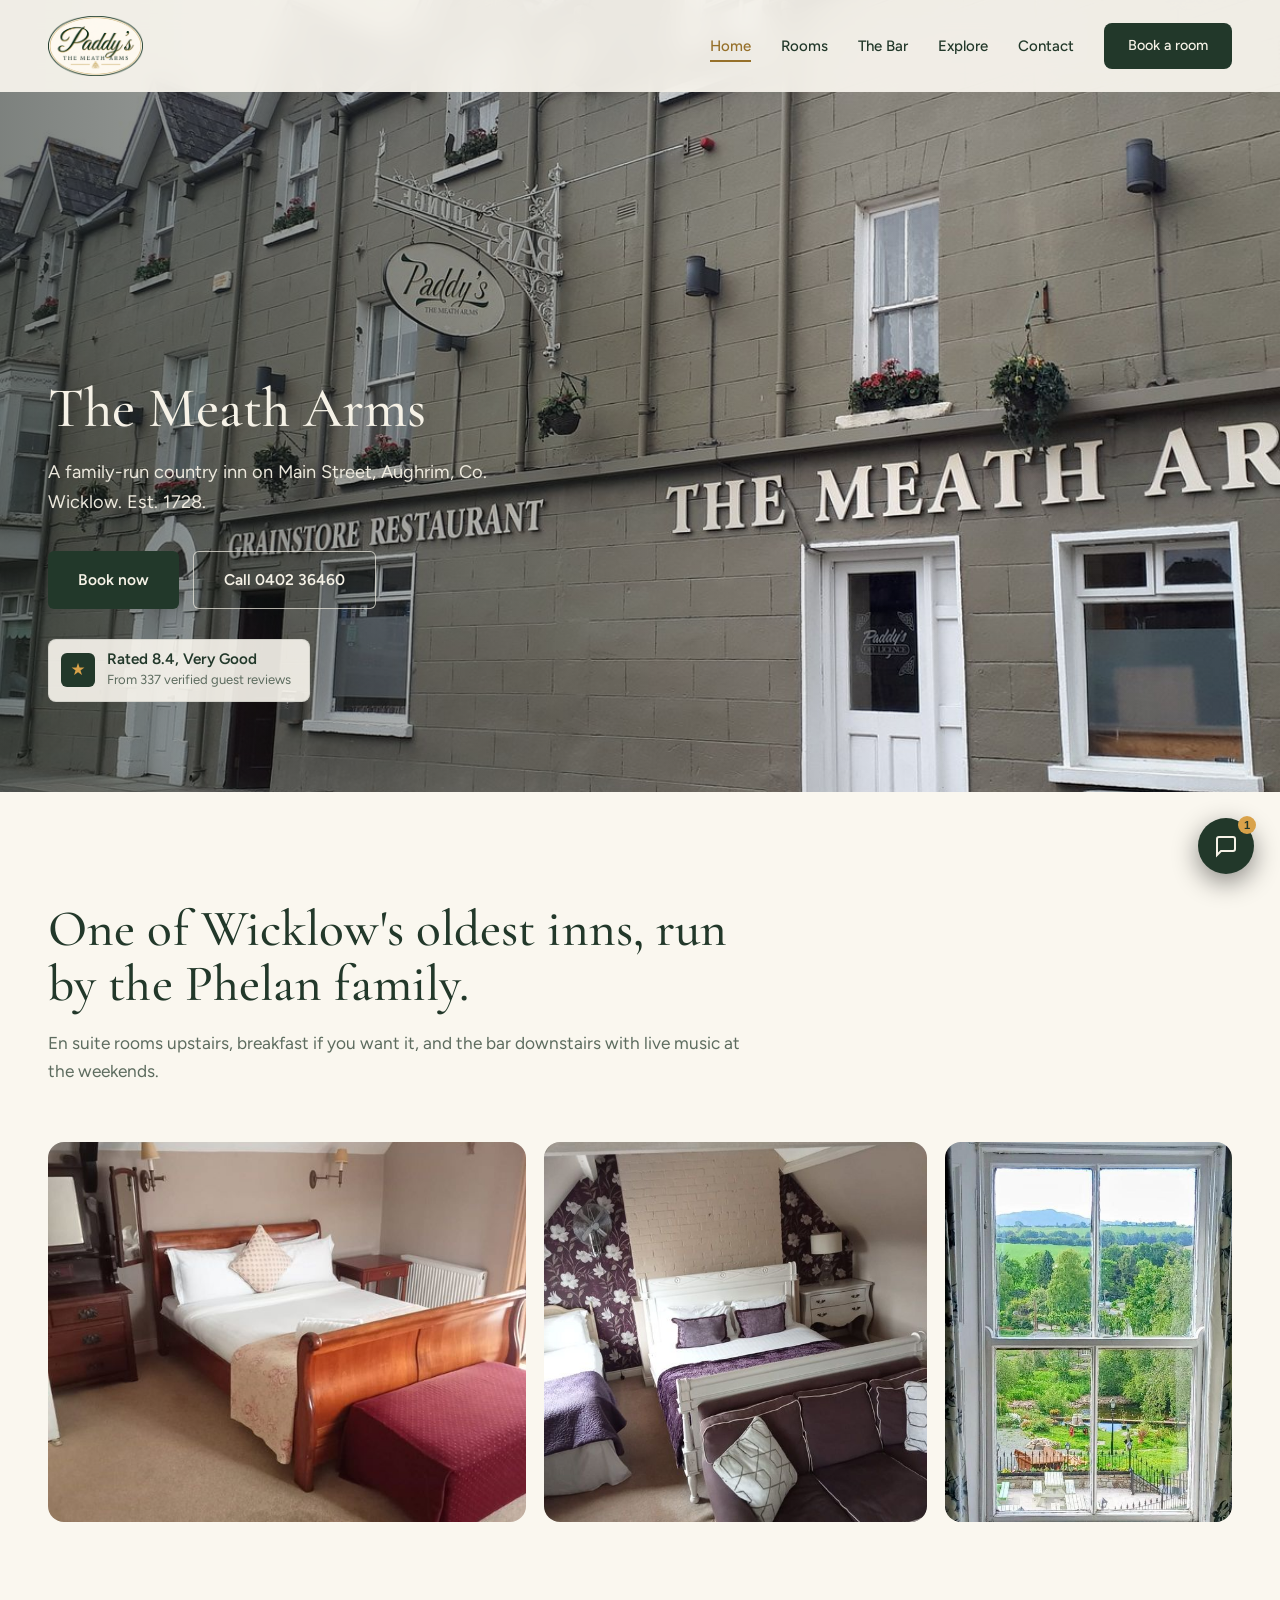
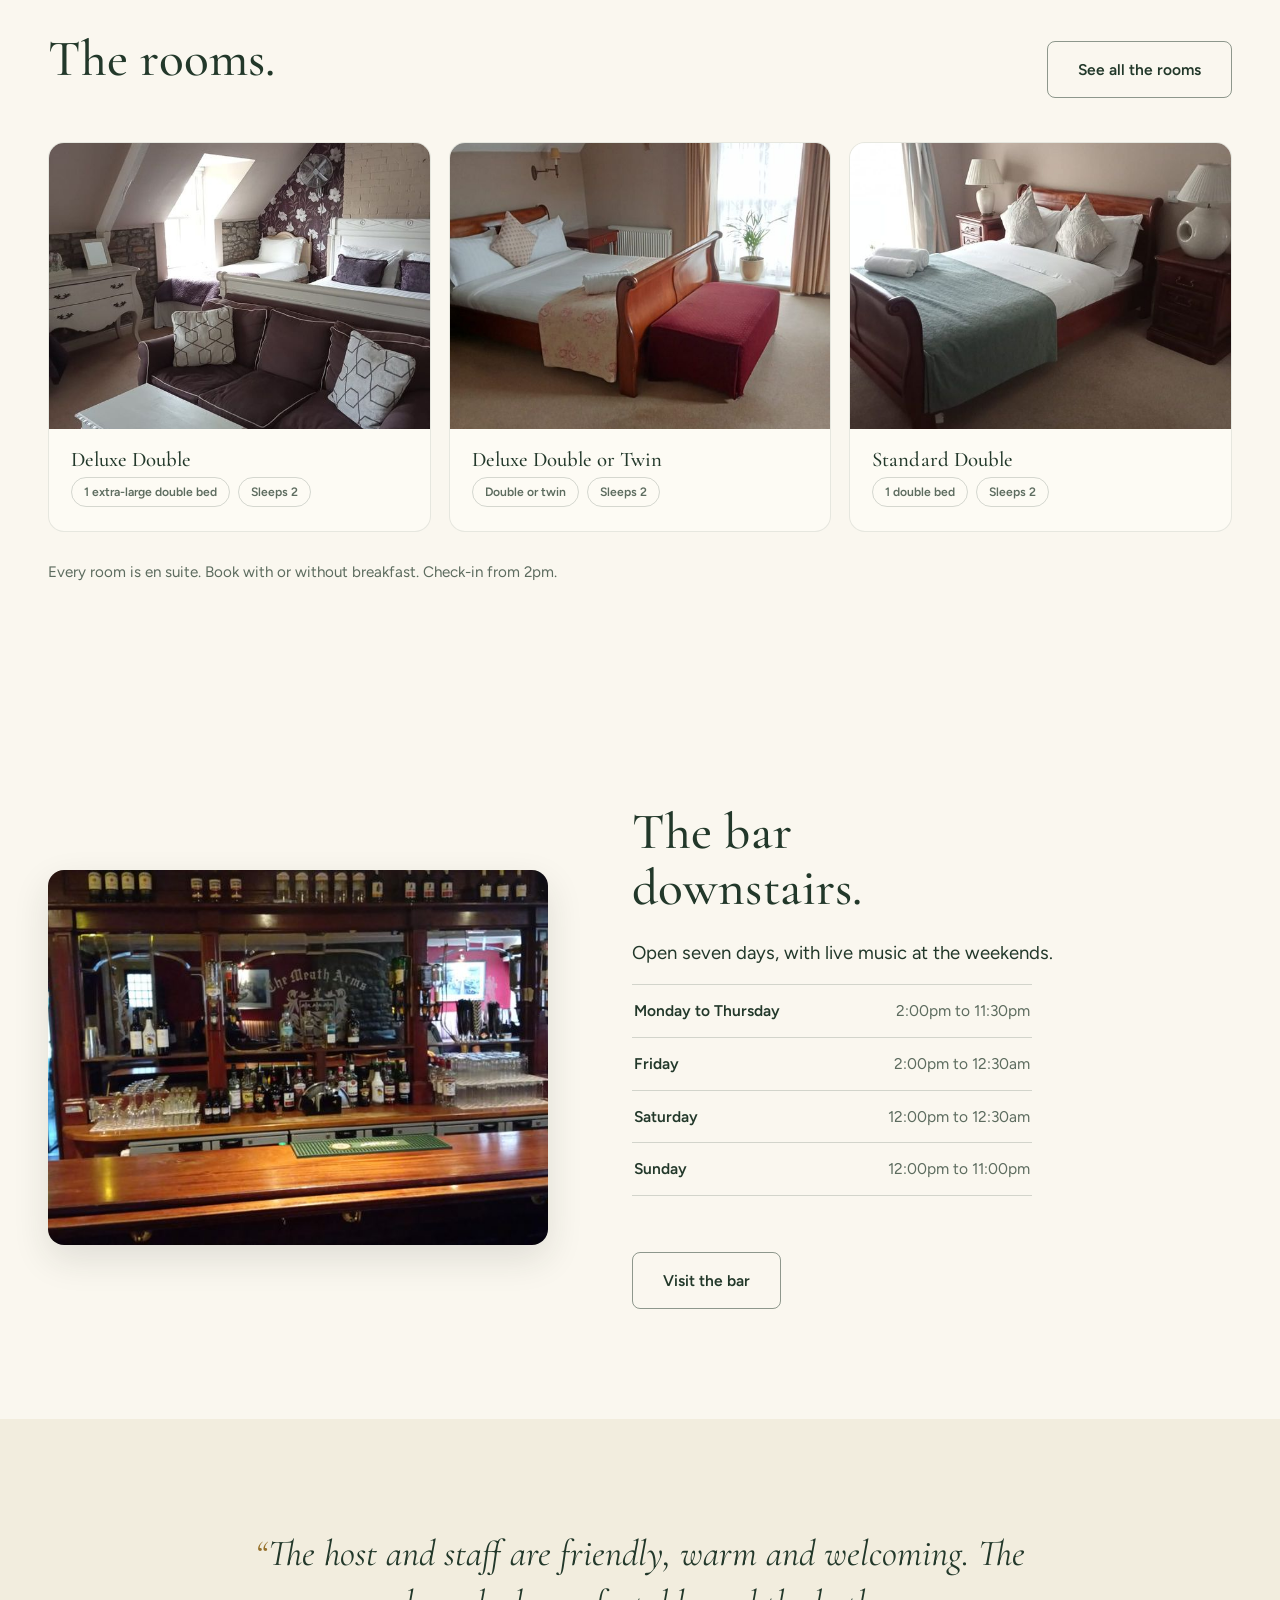
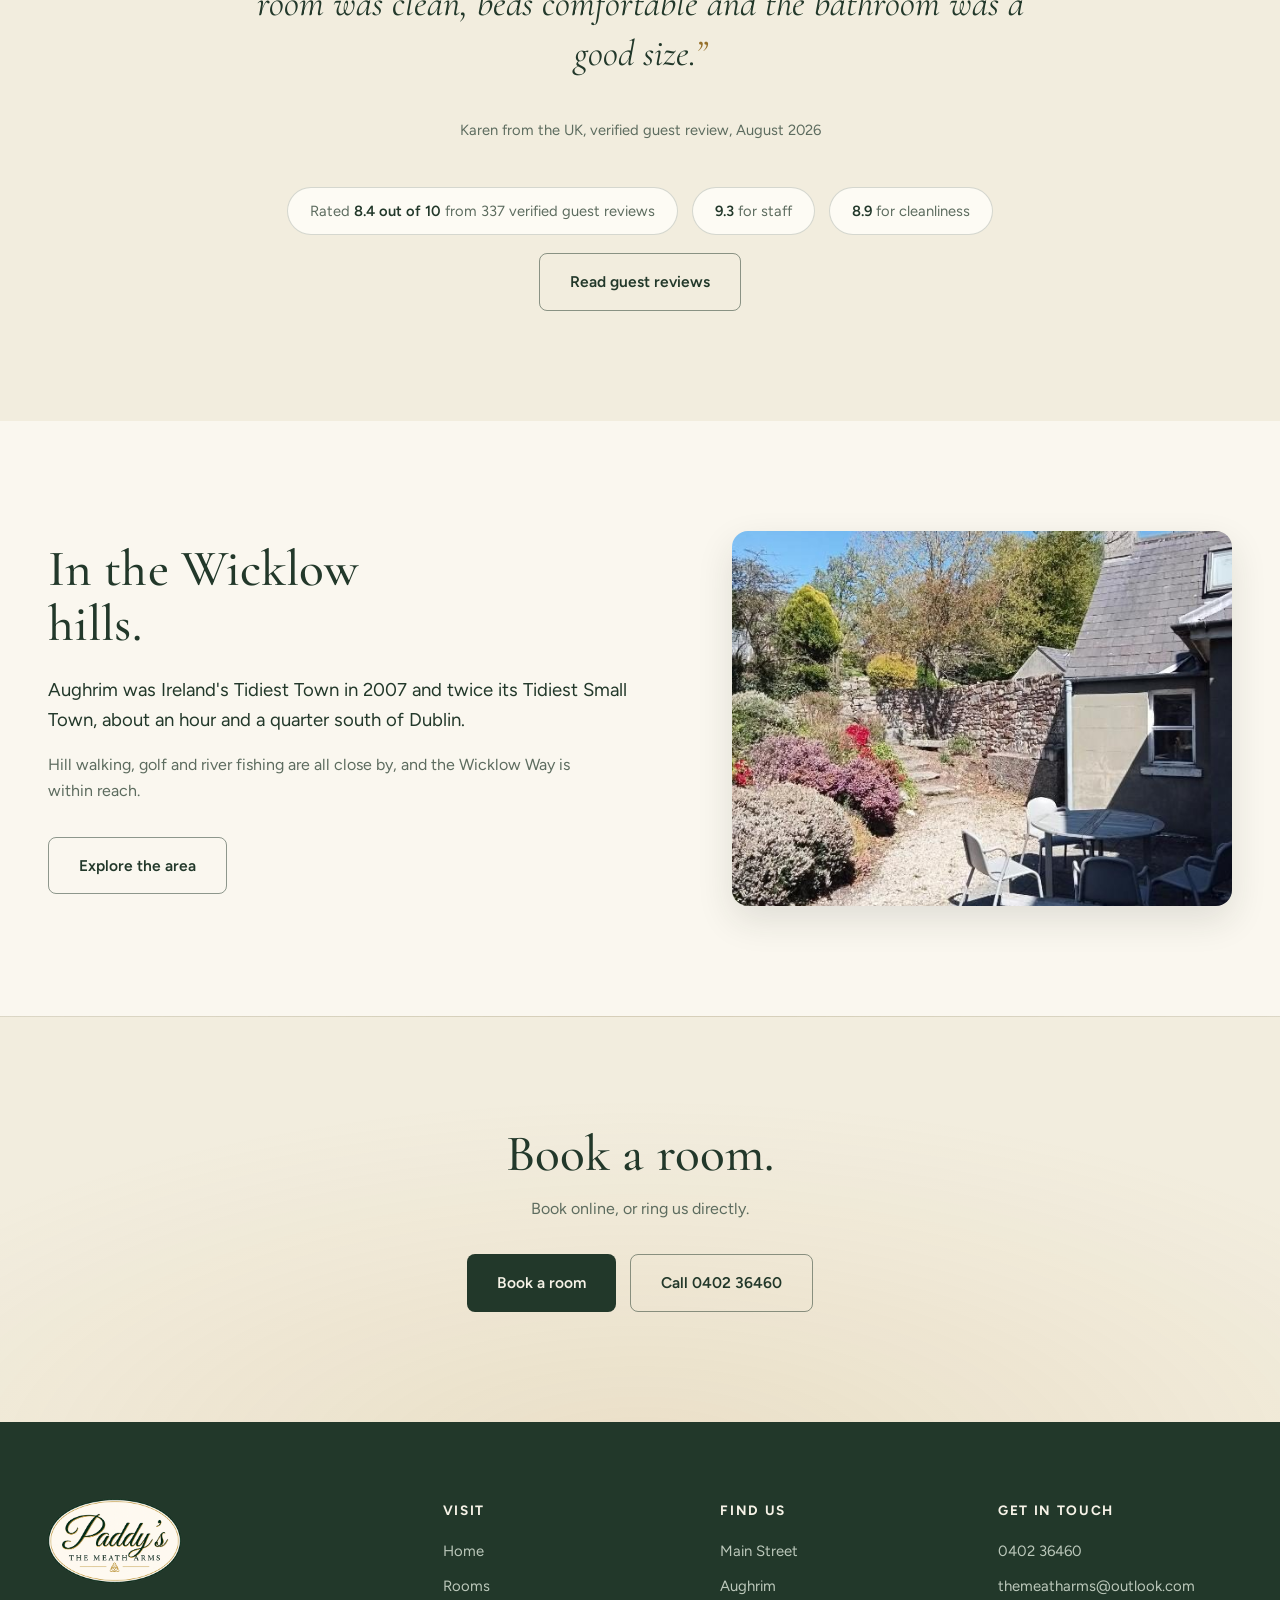
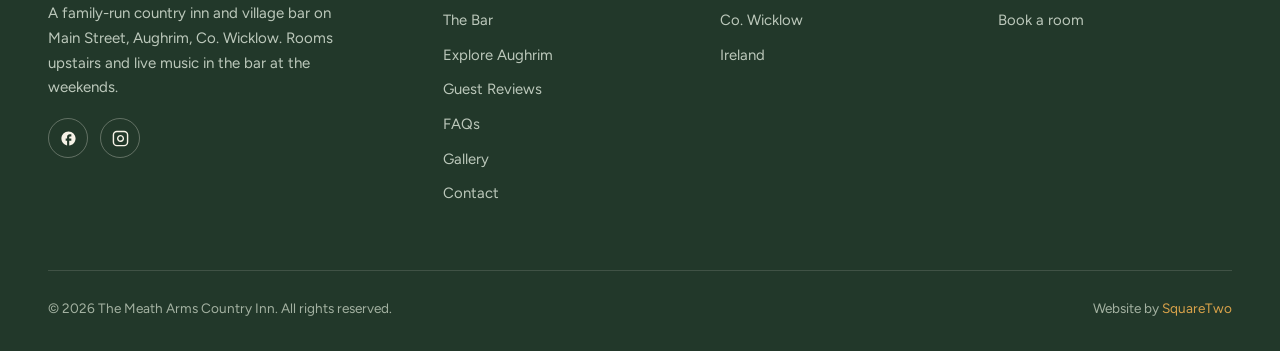
<file: index.html>
<!DOCTYPE html>
<html lang="en">
<head>
  <meta charset="UTF-8">
  <meta name="viewport" content="width=device-width, initial-scale=1.0">
  <meta name="theme-color" content="#faf7ef">
  <title>The Meath Arms Country Inn | Bar &amp; Rooms in Aughrim, Co. Wicklow</title>
  <meta name="description" content="The Meath Arms is a family-run country inn on Main Street, Aughrim, Co. Wicklow. Est. 1728. Twelve en suite rooms, a proper village bar and live music at weekends.">
  <meta name="robots" content="index, follow">
  <link rel="canonical" href="https://meatharms.vercel.app/">

  <meta property="og:title" content="The Meath Arms Country Inn | Aughrim, Co. Wicklow">
  <meta property="og:description" content="Family-run country inn on Main Street, Aughrim. Est. 1728. Twelve en suite rooms, a proper village bar and live music at weekends.">
  <meta property="og:url" content="https://meatharms.vercel.app/">
  <meta property="og:type" content="website">
  <meta property="og:image" content="https://meatharms.vercel.app/images/exterior.jpg">

  <meta name="twitter:card" content="summary_large_image">
  <meta name="twitter:title" content="The Meath Arms Country Inn | Aughrim, Co. Wicklow">
  <meta name="twitter:description" content="Family-run country inn. Est. 1728. Rooms, bar and live music in the heart of Wicklow.">
  <meta name="twitter:image" content="https://meatharms.vercel.app/images/exterior.jpg">

  <link rel="preconnect" href="https://fonts.googleapis.com">
  <link rel="preconnect" href="https://fonts.gstatic.com" crossorigin>
  <link href="https://fonts.googleapis.com/css2?family=Cormorant+Garamond:ital,wght@0,500;0,600;1,500&family=Figtree:wght@400;500;600&display=swap" rel="stylesheet">
  <link rel="icon" type="image/svg+xml" href="/favicon.svg">
  <link rel="stylesheet" href="/styles.css">

  <script type="application/ld+json">
  {
    "@context": "https://schema.org",
    "@type": ["BarOrPub", "BedAndBreakfast"],
    "name": "The Meath Arms Country Inn",
    "url": "https://meatharms.vercel.app/",
    "telephone": "+35340236460",
    "email": "themeatharms@outlook.com",
    "image": "https://meatharms.vercel.app/images/exterior.jpg",
    "description": "Family-run country inn on Main Street, Aughrim, Co. Wicklow. Est. 1728. Twelve en suite rooms, a village bar and live music at weekends.",
    "priceRange": "€€",
    "address": {
      "@type": "PostalAddress",
      "streetAddress": "Main Street",
      "addressLocality": "Aughrim",
      "addressRegion": "Co. Wicklow",
      "addressCountry": "IE"
    },
    "geo": { "@type": "GeoCoordinates", "latitude": 52.855575, "longitude": -6.329135 },
    "openingHoursSpecification": [
      { "@type": "OpeningHoursSpecification", "dayOfWeek": ["Monday","Tuesday","Wednesday","Thursday"], "opens": "14:00", "closes": "23:30" },
      { "@type": "OpeningHoursSpecification", "dayOfWeek": "Friday", "opens": "14:00", "closes": "00:30" },
      { "@type": "OpeningHoursSpecification", "dayOfWeek": "Saturday", "opens": "12:00", "closes": "00:30" },
      { "@type": "OpeningHoursSpecification", "dayOfWeek": "Sunday", "opens": "12:00", "closes": "23:00" }
    ],
    "sameAs": [
      "https://www.facebook.com/TheMeathArms/",
      "https://www.instagram.com/paddysbar_aughrim/"
    ]
  }
  </script>
</head>
<body class="home">

  <!-- ===== NAV ===== -->
  <nav class="nav" id="nav">
    <div class="nav-inner">
      <a href="/" class="logo" aria-label="The Meath Arms, home">
        <img src="/images/logo-nav.png" alt="Paddy's, The Meath Arms" class="logo-img">
      </a>
      <ul class="nav-links" id="navLinks">
        <li><a href="/" class="active">Home</a></li>
        <li><a href="/rooms.html">Rooms</a></li>
        <li><a href="/bar.html">The Bar</a></li>
        <li><a href="/explore.html">Explore</a></li>
        <li><a href="/contact.html">Contact</a></li>
        <li><a href="/book.html" class="btn btn-primary">Book a room</a></li>
      </ul>
      <button class="hamburger" id="hamburger" aria-label="Menu">
        <span></span><span></span><span></span>
      </button>
    </div>
  </nav>

  <!-- ===== HERO ===== -->
  <header class="hero-full">
    <div class="hf-media">
      <img src="/images/exterior.jpg" srcset="/images/exterior-sm.jpg 800w, /images/exterior.jpg 1200w" sizes="100vw" alt="The Meath Arms Country Inn on Main Street, Aughrim" loading="eager" fetchpriority="high">
    </div>
    <div class="container hf-inner">
      <div class="hf-text" data-reveal>
        <h1>The Meath Arms</h1>
        <p class="lead">A family-run country inn on Main Street, Aughrim, Co. Wicklow. Est. 1728.</p>
        <div class="hero-ctas">
          <a href="/book.html" class="btn btn-primary btn-rect">Book now</a>
          <a href="tel:+35340236460" class="btn btn-ghost btn-rect">Call 0402 36460</a>
        </div>
        <div class="hero-badge">
          <span class="seal">&#9733;</span>
          <span><span class="b1">Rated 8.4, Very Good</span><span class="b2">From 337 verified guest reviews</span></span>
        </div>
      </div>
    </div>
  </header>

  <!-- ===== INTRO + TRIPTYCH ===== -->
  <section id="story" class="intro">
    <div class="container">
      <div class="intro-head" data-reveal>
        <h2>One of Wicklow's oldest inns, run by the Phelan family.</h2>
        <p>En suite rooms upstairs, breakfast if you want it, and the bar downstairs with live music at the weekends.</p>
      </div>
      <div class="trio" data-reveal>
        <a href="/rooms.html"><figure><img src="/images/deluxe-4.jpg" srcset="/images/deluxe-4-sm.jpg 600w, /images/deluxe-4.jpg 1200w" sizes="(max-width: 900px) 100vw, 40vw" alt="A deluxe double room under the eaves at The Meath Arms" loading="lazy"></figure></a>
        <a href="/rooms.html"><figure><img src="/images/deluxe-6.jpg" srcset="/images/deluxe-6-sm.jpg 600w, /images/deluxe-6.jpg 1200w" sizes="(max-width: 900px) 100vw, 40vw" alt="A deluxe double room at The Meath Arms" loading="lazy"></figure></a>
        <a href="/explore.html"><figure><img src="/images/aughrim.jpg" alt="The view towards the Wicklow hills from The Meath Arms" loading="lazy"></figure></a>
      </div>
    </div>
  </section>

  <!-- ===== ROOMS ===== -->
  <section class="rooms-tease" style="padding-top: 0;">
    <div class="container">
      <div class="tease-head" data-reveal>
        <h2>The rooms.</h2>
        <a href="/rooms.html" class="btn btn-ghost">See all the rooms</a>
      </div>
      <div class="room-trio">
        <a class="room" href="/rooms.html" data-reveal>
          <div class="room-img"><img src="/images/deluxe-1.jpg" srcset="/images/deluxe-1-sm.jpg 600w, /images/deluxe-1.jpg 1200w" sizes="(max-width: 900px) 100vw, 33vw" alt="Deluxe double room with a sofa under the eaves" loading="lazy"></div>
          <div class="room-body">
            <h3>Deluxe Double</h3>
            <div class="room-meta"><span>1 extra-large double bed</span><span>Sleeps 2</span></div>
          </div>
        </a>
        <a class="room" href="/rooms.html" data-reveal>
          <div class="room-img"><img src="/images/deluxe-2.jpg" srcset="/images/deluxe-2-sm.jpg 600w, /images/deluxe-2.jpg 1200w" sizes="(max-width: 900px) 100vw, 33vw" alt="Deluxe double or twin room" loading="lazy"></div>
          <div class="room-body">
            <h3>Deluxe Double or Twin</h3>
            <div class="room-meta"><span>Double or twin</span><span>Sleeps 2</span></div>
          </div>
        </a>
        <a class="room" href="/rooms.html" data-reveal>
          <div class="room-img"><img src="/images/deluxe-5.jpg" srcset="/images/deluxe-5-sm.jpg 600w, /images/deluxe-5.jpg 1200w" sizes="(max-width: 900px) 100vw, 33vw" alt="Double room with a sleigh bed" loading="lazy"></div>
          <div class="room-body">
            <h3>Standard Double</h3>
            <div class="room-meta"><span>1 double bed</span><span>Sleeps 2</span></div>
          </div>
        </a>
      </div>
      <p class="tease-note" data-reveal>Every room is en suite. Book with or without breakfast. Check-in from 2pm.</p>
    </div>
  </section>

  <!-- ===== BAR ===== -->
  <section class="bar-strip">
    <div class="container">
      <div class="split">
        <div class="split-media" data-reveal>
          <a href="/bar.html"><figure class="frame wide">
            <img src="/images/hero.jpg" srcset="/images/hero-sm.jpg 800w, /images/hero.jpg 1920w" sizes="(max-width: 900px) 100vw, 45vw" alt="The bar counter at The Meath Arms" loading="lazy">
          </figure></a>
        </div>
        <div class="split-body" data-reveal>
          <h2>The bar downstairs.</h2>
          <p class="opener">Open seven days, with live music at the weekends.</p>
          <div class="hours" style="max-width: 400px;">
            <div class="hours-row"><span>Monday to Thursday</span><span>2:00pm to 11:30pm</span></div>
            <div class="hours-row"><span>Friday</span><span>2:00pm to 12:30am</span></div>
            <div class="hours-row"><span>Saturday</span><span>12:00pm to 12:30am</span></div>
            <div class="hours-row"><span>Sunday</span><span>12:00pm to 11:00pm</span></div>
          </div>
          <a href="/bar.html" class="btn btn-ghost" style="margin-top: 26px;">Visit the bar</a>
        </div>
      </div>
    </div>
  </section>

  <!-- ===== GUEST WORDS ===== -->
  <section class="guest-words location">
    <div class="container" data-reveal>
      <div class="quote-rotator" id="quoteRotator" aria-live="polite">
        <div class="quote-slide is-active">
          <p class="big-quote quoted">The host and staff are friendly, warm and welcoming. The room was clean, beds comfortable and the bathroom was a good size.</p>
          <p class="quote-attr">Karen from the UK, verified guest review, August 2026</p>
        </div>
        <div class="quote-slide">
          <p class="big-quote quoted">Very old, historic buildings with soul and atmosphere. Great location in the middle of the town.</p>
          <p class="quote-attr">Klimska from Ireland, verified guest review, June 2026</p>
        </div>
        <div class="quote-slide">
          <p class="big-quote quoted">Great value for money. Lovely rooms and showers. Great pints of Guinness downstairs too.</p>
          <p class="quote-attr">Verified guest review from Ireland, August 2026</p>
        </div>
      </div>
      <div class="mention-row">
        <span class="mention">Rated <strong>8.4 out of 10</strong> from 337 verified guest reviews</span>
        <span class="mention"><strong>9.3</strong> for staff</span>
        <span class="mention"><strong>8.9</strong> for cleanliness</span>
      </div>
      <div class="mention-row" style="margin-top: 18px;">
        <a href="/reviews.html" class="btn btn-ghost">Read guest reviews</a>
      </div>
    </div>
  </section>

  <!-- ===== LOCATION ===== -->
  <section>
    <div class="container">
      <div class="split flip">
        <div class="split-body" data-reveal>
          <h2>In the Wicklow hills.</h2>
          <p class="opener">Aughrim was Ireland's Tidiest Town in 2007 and twice its Tidiest Small Town, about an hour and a quarter south of Dublin.</p>
          <p>Hill walking, golf and river fishing are all close by, and the Wicklow Way is within reach.</p>
          <a href="/explore.html" class="btn btn-ghost">Explore the area</a>
        </div>
        <div class="split-media" data-reveal>
          <a href="/explore.html"><figure class="frame wide">
            <img src="/images/garden.jpg" alt="The garden at The Meath Arms" loading="lazy">
          </figure></a>
        </div>
      </div>
    </div>
  </section>

  <!-- ===== CTA ===== -->
  <section class="cta-banner">
    <div class="container" data-reveal>
      <h2>Book a room.</h2>
      <p>Book online, or ring us directly.</p>
      <div class="hero-ctas">
        <a href="/book.html" class="btn btn-primary">Book a room</a>
        <a href="tel:+35340236460" class="btn btn-ghost">Call 0402 36460</a>
      </div>
    </div>
  </section>

  <div id="footer-placeholder"></div>
  <div id="widgets-placeholder"></div>

  <script src="/script.js"></script>
</body>
</html>
</file>
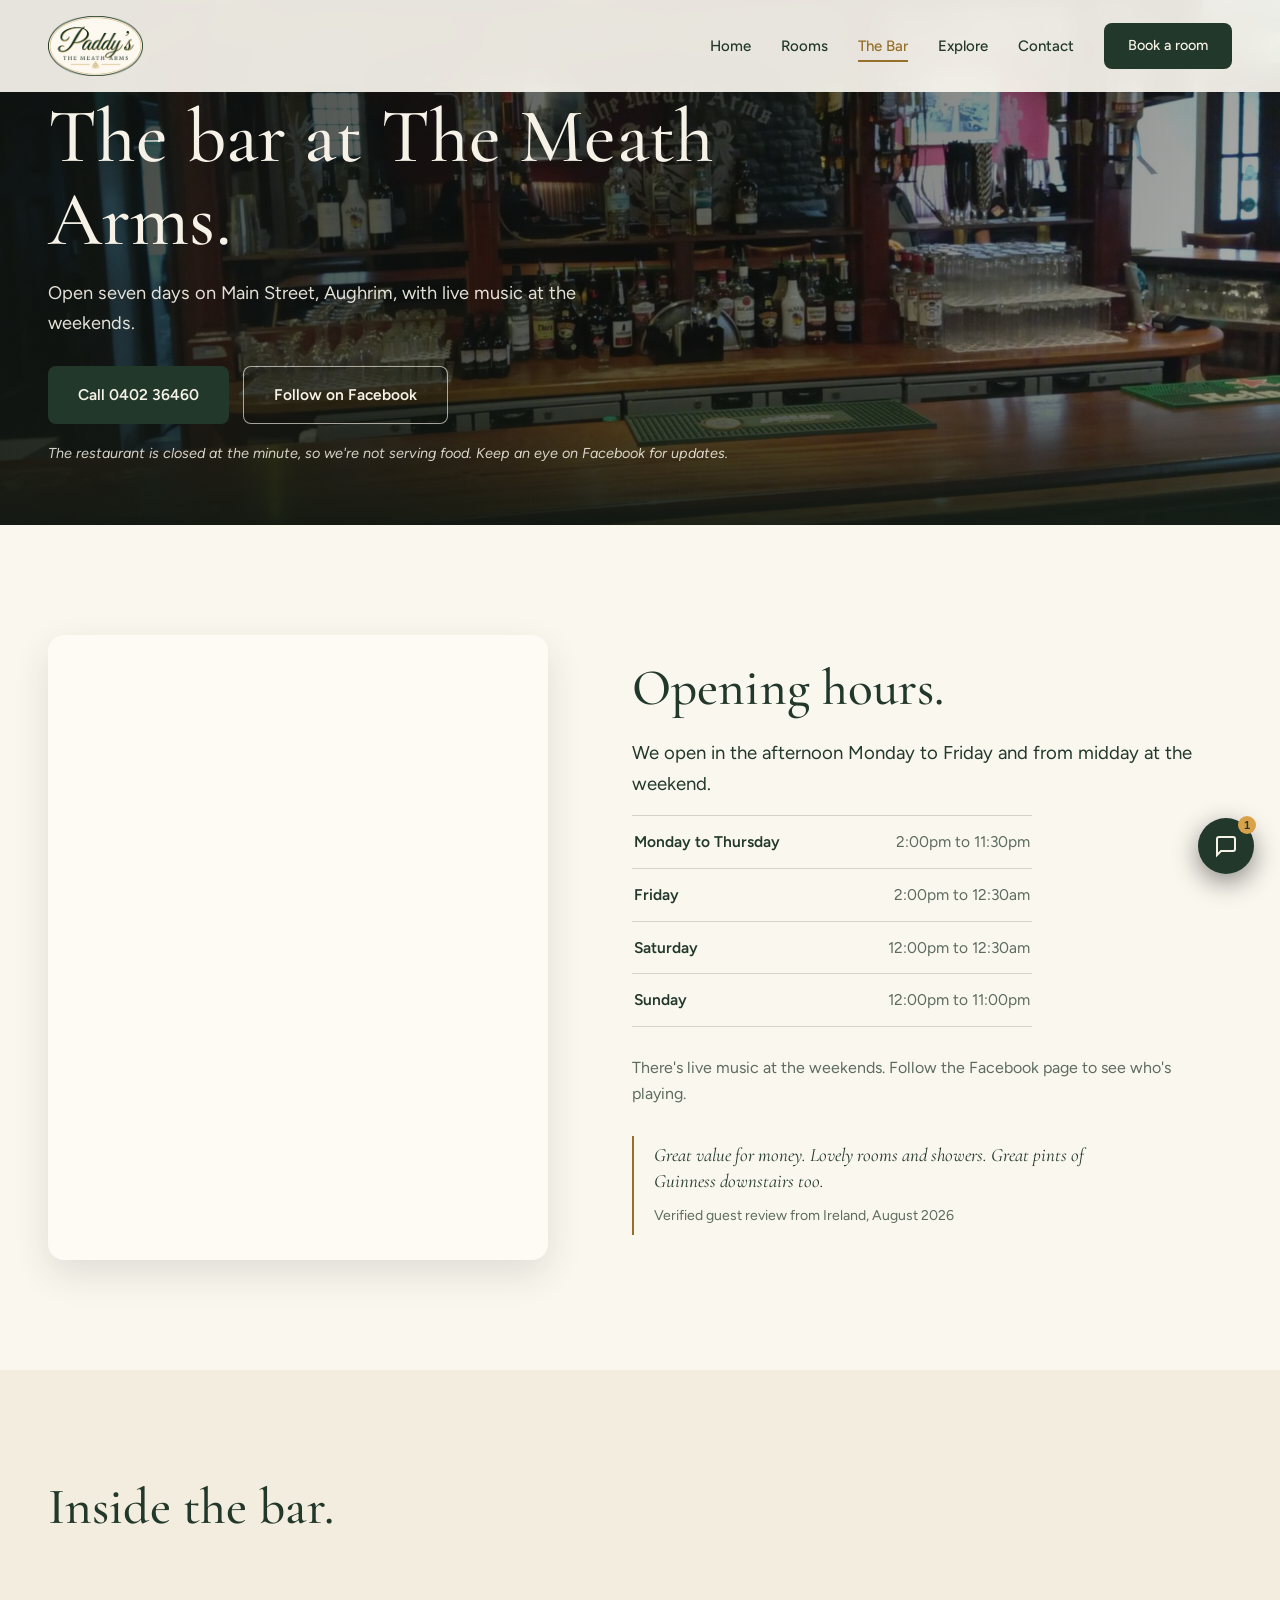
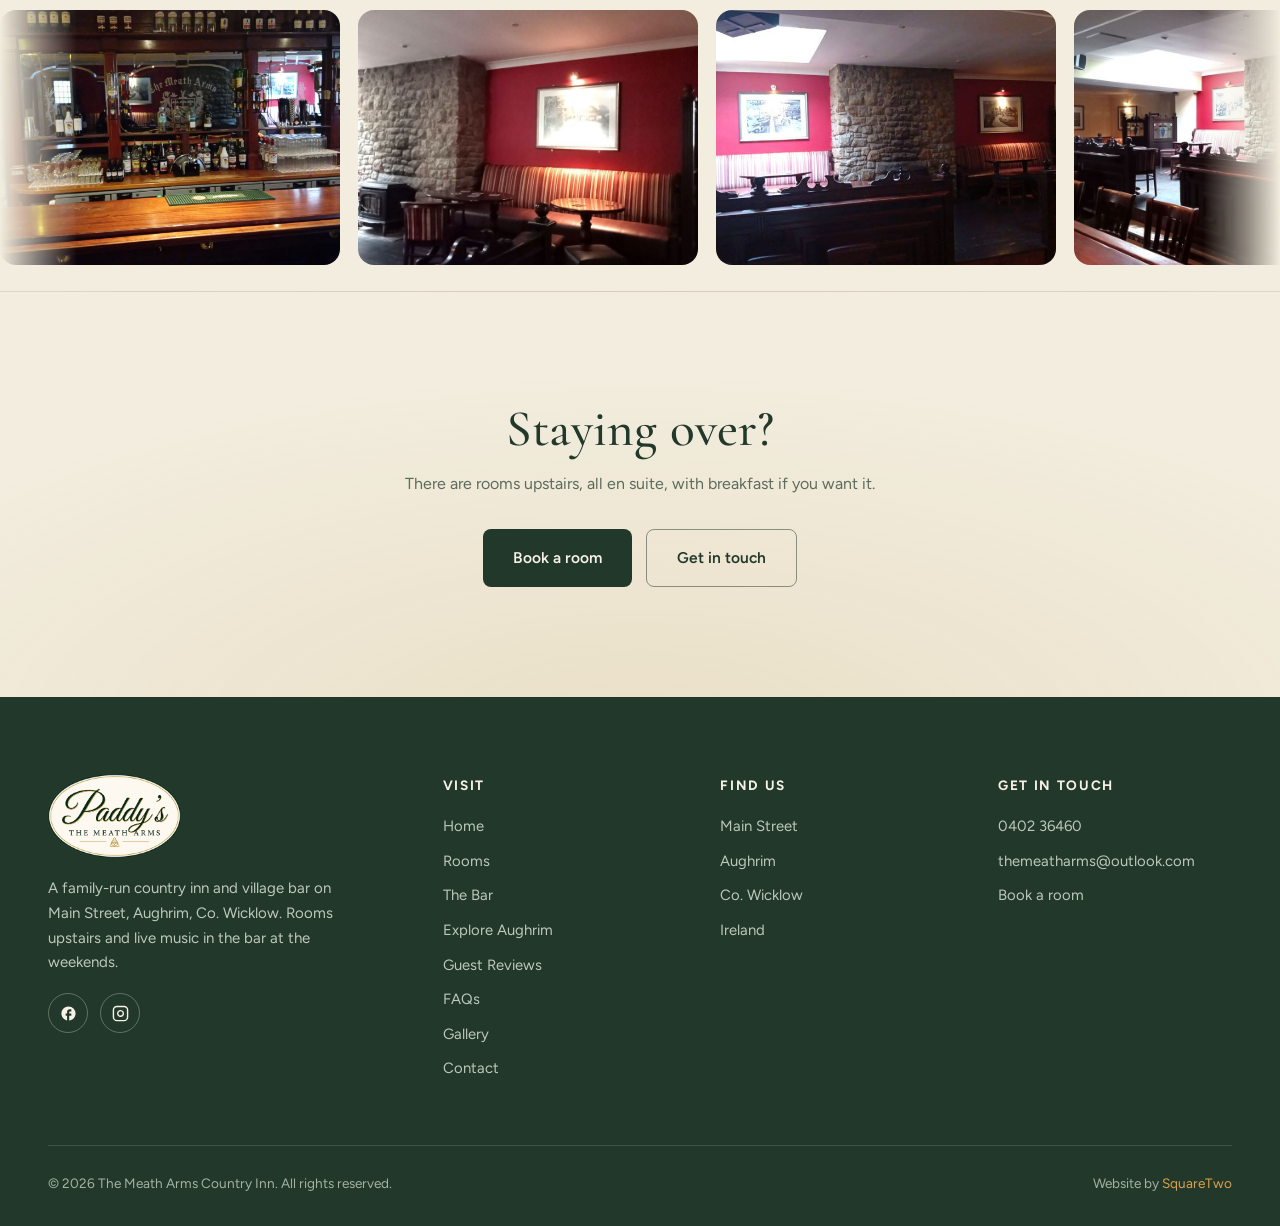
<file: bar.html>
<!DOCTYPE html>
<html lang="en">
<head>
  <meta charset="UTF-8">
  <meta name="viewport" content="width=device-width, initial-scale=1.0">
  <meta name="theme-color" content="#faf7ef">
  <title>The Bar | The Meath Arms, Aughrim, Co. Wicklow</title>
  <meta name="description" content="The bar at The Meath Arms, Aughrim. A proper Wicklow village pub with live music at weekends. Open from 2pm weekdays and 12pm at weekends.">
  <meta name="robots" content="index, follow">
  <link rel="canonical" href="https://meatharms.vercel.app/bar">

  <meta property="og:title" content="The Bar | The Meath Arms, Aughrim">
  <meta property="og:description" content="A proper Wicklow village pub with live music at weekends.">
  <meta property="og:url" content="https://meatharms.vercel.app/bar">
  <meta property="og:type" content="website">
  <meta property="og:image" content="https://meatharms.vercel.app/images/carousel-01.jpg">

  <link rel="preconnect" href="https://fonts.googleapis.com">
  <link rel="preconnect" href="https://fonts.gstatic.com" crossorigin>
  <link href="https://fonts.googleapis.com/css2?family=Cormorant+Garamond:ital,wght@0,500;0,600;1,500&family=Figtree:wght@400;500;600&display=swap" rel="stylesheet">
  <link rel="icon" type="image/svg+xml" href="/favicon.svg">
  <link rel="stylesheet" href="/styles.css">
</head>
<body>

  <!-- ===== NAV ===== -->
  <nav class="nav scrolled" id="nav">
    <div class="nav-inner">
      <a href="/" class="logo" aria-label="The Meath Arms, home">
        <img src="/images/logo-nav.png" alt="Paddy's, The Meath Arms" class="logo-img">
      </a>
      <ul class="nav-links" id="navLinks">
        <li><a href="/">Home</a></li>
        <li><a href="/rooms.html">Rooms</a></li>
        <li><a href="/bar.html" class="active">The Bar</a></li>
        <li><a href="/explore.html">Explore</a></li>
        <li><a href="/contact.html">Contact</a></li>
        <li><a href="/book.html" class="btn btn-primary">Book a room</a></li>
      </ul>
      <button class="hamburger" id="hamburger" aria-label="Menu">
        <span></span><span></span><span></span>
      </button>
    </div>
  </nav>

  <!-- ===== PAGE HERO ===== -->
  <header class="page-hero">
    <div class="hero-media">
      <img src="/images/carousel-01.jpg" srcset="/images/carousel-01-sm.jpg 800w, /images/carousel-01.jpg 1600w" sizes="100vw" alt="The bar counter at The Meath Arms" loading="eager" fetchpriority="high">
    </div>
    <div class="hero-scrim"></div>
    <div class="container hero-inner">
      <div class="hero-content" data-reveal>
        <h1>The bar at The Meath Arms.</h1>
        <p class="lead">Open seven days on Main Street, Aughrim, with live music at the weekends.</p>
        <div class="hero-ctas">
          <a href="tel:+35340236460" class="btn btn-primary">Call 0402 36460</a>
          <a href="https://www.facebook.com/TheMeathArms/" target="_blank" rel="noopener" class="btn btn-ghost">Follow on Facebook</a>
        </div>
        <p class="page-note">The restaurant is closed at the minute, so we're not serving food. Keep an eye on Facebook for updates.</p>
      </div>
    </div>
  </header>

  <!-- ===== HOURS + MUSIC ===== -->
  <section>
    <div class="container">
      <div class="split">
        <div class="split-media" data-reveal>
          <a href="/gallery.html"><figure class="frame tall fade-set">
            <img src="/images/carousel-02.jpg" srcset="/images/carousel-02-sm.jpg 800w, /images/carousel-02.jpg 1600w" sizes="(max-width: 900px) 100vw, 50vw" alt="The lounge and stone wall at The Meath Arms" loading="lazy">
            <img src="/images/carousel-03.jpg" srcset="/images/carousel-03-sm.jpg 800w, /images/carousel-03.jpg 1600w" sizes="(max-width: 900px) 100vw, 50vw" alt="The snugs and stone chimney in the lounge" loading="lazy">
            <img src="/images/carousel-04.jpg" srcset="/images/carousel-04-sm.jpg 800w, /images/carousel-04.jpg 1600w" sizes="(max-width: 900px) 100vw, 50vw" alt="Looking across the room from the bar" loading="lazy">
          </figure></a>
        </div>
        <div class="split-body" data-reveal>
          <h2>Opening hours.</h2>
          <p class="opener">We open in the afternoon Monday to Friday and from midday at the weekend.</p>
          <div class="hours" style="max-width: 400px; margin-bottom: 28px;">
            <div class="hours-row"><span>Monday to Thursday</span><span>2:00pm to 11:30pm</span></div>
            <div class="hours-row"><span>Friday</span><span>2:00pm to 12:30am</span></div>
            <div class="hours-row"><span>Saturday</span><span>12:00pm to 12:30am</span></div>
            <div class="hours-row"><span>Sunday</span><span>12:00pm to 11:00pm</span></div>
          </div>
          <p>There's live music at the weekends. Follow the Facebook page to see who's playing.</p>
          <blockquote class="mini-quote">
            <p>Great value for money. Lovely rooms and showers. Great pints of Guinness downstairs too.</p>
            <cite>Verified guest review from Ireland, August 2026</cite>
          </blockquote>
        </div>
      </div>
    </div>
  </section>

  <!-- ===== GALLERY ===== -->
  <section class="gallery-section location">
    <div class="container">
      <div class="section-head" data-reveal>
        <h2>Inside the bar.</h2>
      </div>
    </div>
    <div class="carousel">
      <div class="carousel-track">
        <figure class="carousel-item"><img src="/images/carousel-01.jpg" srcset="/images/carousel-01-sm.jpg 800w, /images/carousel-01.jpg 1600w" sizes="100vw" alt="The bar counter at The Meath Arms" loading="lazy"></figure>
        <figure class="carousel-item"><img src="/images/carousel-02.jpg" srcset="/images/carousel-02-sm.jpg 800w, /images/carousel-02.jpg 1600w" sizes="(max-width: 900px) 100vw, 50vw" alt="The lounge and stone wall" loading="lazy"></figure>
        <figure class="carousel-item"><img src="/images/carousel-03.jpg" srcset="/images/carousel-03-sm.jpg 800w, /images/carousel-03.jpg 1600w" sizes="(max-width: 900px) 100vw, 50vw" alt="The snugs and stone chimney" loading="lazy"></figure>
        <figure class="carousel-item"><img src="/images/carousel-04.jpg" srcset="/images/carousel-04-sm.jpg 800w, /images/carousel-04.jpg 1600w" sizes="(max-width: 900px) 100vw, 50vw" alt="Looking across the room from the bar" loading="lazy"></figure>
        <figure class="carousel-item"><img src="/images/exterior.jpg" alt="The Meath Arms on Main Street, Aughrim" loading="lazy"></figure>
        <figure class="carousel-item"><img src="/images/garden.jpg" alt="The garden at The Meath Arms" loading="lazy"></figure>
        <!-- duplicate set for seamless loop -->
        <figure class="carousel-item" aria-hidden="true"><img src="/images/carousel-01.jpg" srcset="/images/carousel-01-sm.jpg 800w, /images/carousel-01.jpg 1600w" sizes="100vw" alt="" loading="lazy"></figure>
        <figure class="carousel-item" aria-hidden="true"><img src="/images/carousel-02.jpg" srcset="/images/carousel-02-sm.jpg 800w, /images/carousel-02.jpg 1600w" sizes="(max-width: 900px) 100vw, 50vw" alt="" loading="lazy"></figure>
        <figure class="carousel-item" aria-hidden="true"><img src="/images/carousel-03.jpg" srcset="/images/carousel-03-sm.jpg 800w, /images/carousel-03.jpg 1600w" sizes="(max-width: 900px) 100vw, 50vw" alt="" loading="lazy"></figure>
        <figure class="carousel-item" aria-hidden="true"><img src="/images/carousel-04.jpg" srcset="/images/carousel-04-sm.jpg 800w, /images/carousel-04.jpg 1600w" sizes="(max-width: 900px) 100vw, 50vw" alt="" loading="lazy"></figure>
        <figure class="carousel-item" aria-hidden="true"><img src="/images/exterior.jpg" alt="" loading="lazy"></figure>
        <figure class="carousel-item" aria-hidden="true"><img src="/images/garden.jpg" alt="" loading="lazy"></figure>
      </div>
    </div>
  </section>

  <!-- ===== CTA ===== -->
  <section class="cta-banner">
    <div class="container" data-reveal>
      <h2>Staying over?</h2>
      <p>There are rooms upstairs, all en suite, with breakfast if you want it.</p>
      <div class="hero-ctas">
        <a href="/book.html" class="btn btn-primary">Book a room</a>
        <a href="/contact.html" class="btn btn-ghost">Get in touch</a>
      </div>
    </div>
  </section>

  <div id="footer-placeholder"></div>
  <div id="widgets-placeholder"></div>

  <script src="/script.js"></script>
</body>
</html>
</file>
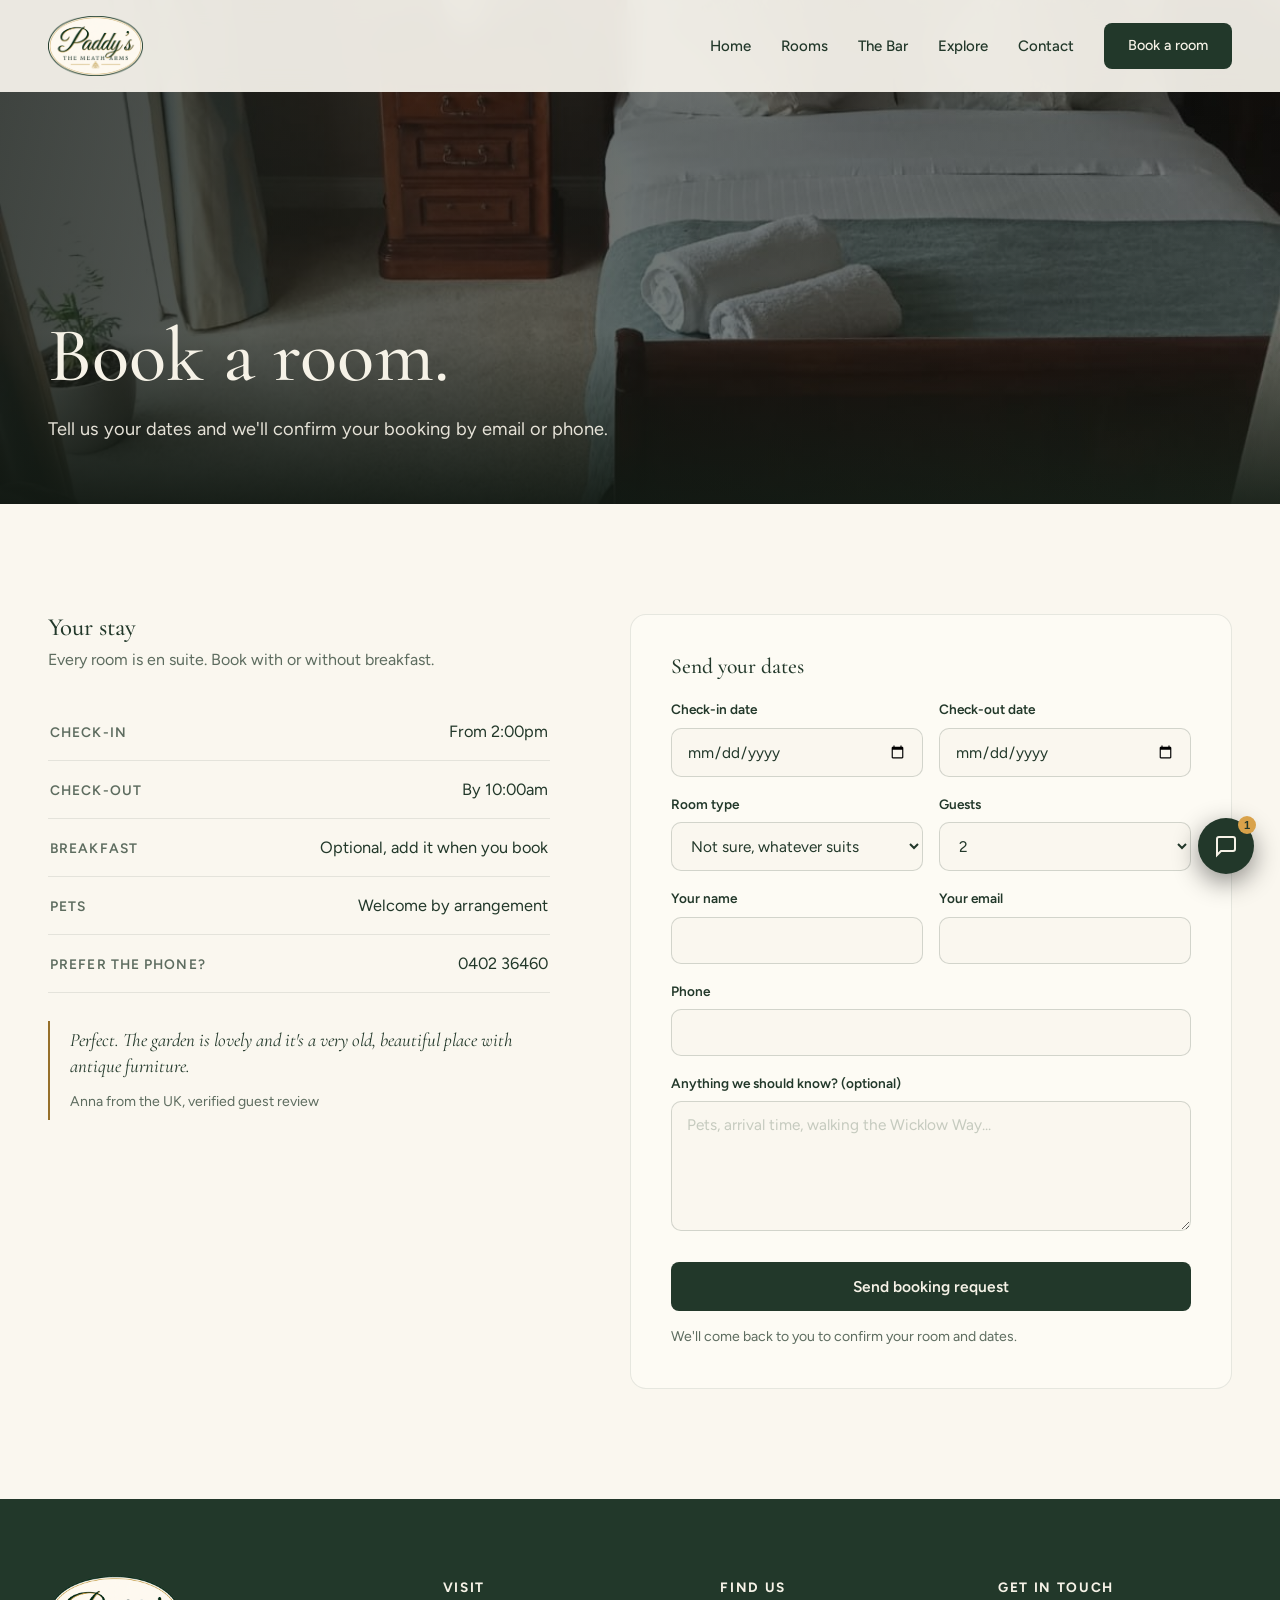
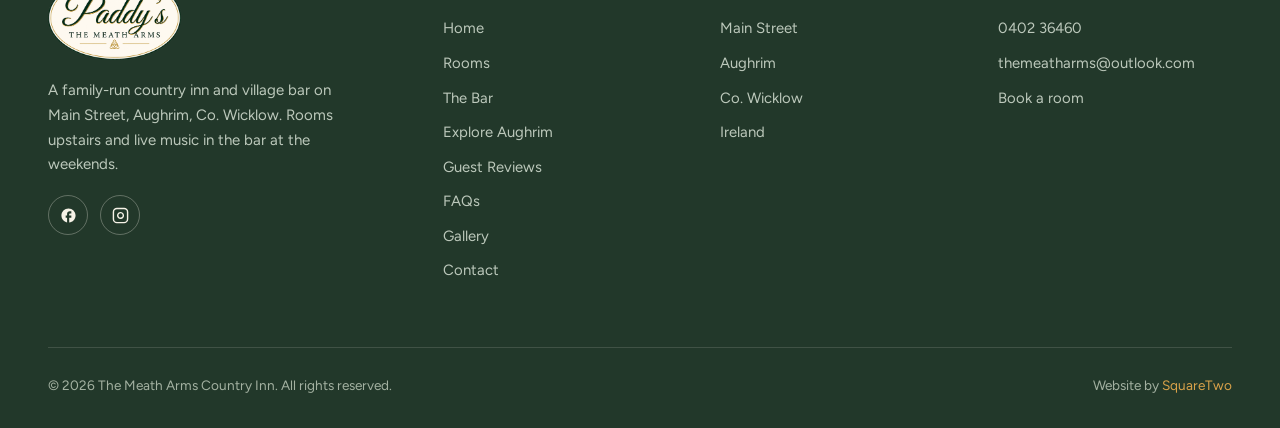
<file: book.html>
<!DOCTYPE html>
<html lang="en">
<head>
  <meta charset="UTF-8">
  <meta name="viewport" content="width=device-width, initial-scale=1.0">
  <meta name="theme-color" content="#faf7ef">
  <title>Book a Room | The Meath Arms Country Inn, Aughrim</title>
  <meta name="description" content="Book a room at The Meath Arms Country Inn, Aughrim, Co. Wicklow. Twelve en suite rooms, with or without breakfast.">
  <meta name="robots" content="index, follow">
  <link rel="canonical" href="https://meatharms.vercel.app/book">
  <meta property="og:title" content="Book a Room | The Meath Arms Country Inn, Aughrim">
  <meta property="og:description" content="Twelve en suite rooms, with or without breakfast. Check-in from 2pm.">
  <meta property="og:url" content="https://meatharms.vercel.app/book">
  <meta property="og:type" content="website">
  <meta property="og:image" content="https://meatharms.vercel.app/images/deluxe-8.jpg">
  <link rel="preconnect" href="https://fonts.googleapis.com">
  <link rel="preconnect" href="https://fonts.gstatic.com" crossorigin>
  <link href="https://fonts.googleapis.com/css2?family=Cormorant+Garamond:ital,wght@0,500;0,600;1,500&family=Figtree:wght@400;500;600&display=swap" rel="stylesheet">
  <link rel="icon" type="image/svg+xml" href="/favicon.svg">
  <link rel="stylesheet" href="/styles.css">
</head>
<body>

  <!-- ===== NAV ===== -->
  <nav class="nav scrolled" id="nav">
    <div class="nav-inner">
      <a href="/" class="logo" aria-label="The Meath Arms, home">
        <img src="/images/logo-nav.png" alt="Paddy's, The Meath Arms" class="logo-img">
      </a>
      <ul class="nav-links" id="navLinks">
        <li><a href="/">Home</a></li>
        <li><a href="/rooms.html">Rooms</a></li>
        <li><a href="/bar.html">The Bar</a></li>
        <li><a href="/explore.html">Explore</a></li>
        <li><a href="/contact.html">Contact</a></li>
        <li><a href="/book.html" class="btn btn-primary">Book a room</a></li>
      </ul>
      <button class="hamburger" id="hamburger" aria-label="Menu">
        <span></span><span></span><span></span>
      </button>
    </div>
  </nav>

  <!-- ===== PAGE HERO ===== -->
  <header class="page-hero">
    <div class="hero-media">
      <img src="/images/deluxe-8.jpg" srcset="/images/deluxe-8-sm.jpg 600w, /images/deluxe-8.jpg 1200w" sizes="100vw" alt="A deluxe double room at The Meath Arms" loading="eager" fetchpriority="high" style="object-position: center 55%;">
    </div>
    <div class="hero-scrim"></div>
    <div class="container hero-inner">
      <div class="hero-content" data-reveal>
        <h1>Book a room.</h1>
        <p class="lead">Tell us your dates and we'll confirm your booking by email or phone.</p>
      </div>
    </div>
  </header>

  <!-- ===== BOOKING ===== -->
  <section>
    <div class="container">
      <div class="contact-grid">
        <div class="contact-info" data-reveal>
          <h3>Your stay</h3>
          <p>Every room is en suite. Book with or without breakfast.</p>
          <div class="contact-line">
            <span class="k">Check-in</span>
            <span class="v">From 2:00pm</span>
          </div>
          <div class="contact-line">
            <span class="k">Check-out</span>
            <span class="v">By 10:00am</span>
          </div>
          <div class="contact-line">
            <span class="k">Breakfast</span>
            <span class="v">Optional, add it when you book</span>
          </div>
          <div class="contact-line">
            <span class="k">Pets</span>
            <span class="v">Welcome by arrangement</span>
          </div>
          <div class="contact-line">
            <span class="k">Prefer the phone?</span>
            <span class="v"><a href="tel:+35340236460">0402 36460</a></span>
          </div>
          <blockquote class="mini-quote">
            <p>Perfect. The garden is lovely and it's a very old, beautiful place with antique furniture.</p>
            <cite>Anna from the UK, verified guest review</cite>
          </blockquote>
        </div>

        <div class="booking-panel" data-reveal>

          <!-- =====================================================================
               FREETOBOOK BOOKING WIDGET SLOT
               Paste the widget snippet from the freetobook dashboard between the
               markers below.
               Dashboard path: DIRECT BOOKINGS > BOOKING BUTTONS > SETTINGS
               IMPORTANT: set the booking page to open in a NEW WINDOW, not in frame.
               ===================================================================== -->
          <!-- FREETOBOOK WIDGET START -->
          <!-- FREETOBOOK WIDGET END -->

          <!-- Request form. Stays after the widget goes in, as the fallback for
               guests who would rather ask than book online. -->
          <form class="form" action="https://formspree.io/f/xaeeband" method="POST">
            <input type="hidden" name="form-type" value="Booking request">
            <h3 class="form-title">Send your dates</h3>
            <div class="form-row">
              <div class="form-field">
                <label for="b-in">Check-in date</label>
                <input id="b-in" type="date" name="check-in" required>
              </div>
              <div class="form-field">
                <label for="b-out">Check-out date</label>
                <input id="b-out" type="date" name="check-out" required>
              </div>
            </div>
            <div class="form-row">
              <div class="form-field">
                <label for="b-room">Room type</label>
                <select id="b-room" name="room">
                  <option>Deluxe Double Room</option>
                  <option>Deluxe Double or Twin</option>
                  <option>Twin with Garden View</option>
                  <option>Double with Mountain View</option>
                  <option>Standard Double</option>
                  <option>Standard Single</option>
                  <option>Standard Twin</option>
                  <option>Economy Single</option>
                  <option selected>Not sure, whatever suits</option>
                </select>
              </div>
              <div class="form-field">
                <label for="b-guests">Guests</label>
                <select id="b-guests" name="guests">
                  <option>1</option>
                  <option selected>2</option>
                  <option>3</option>
                  <option>4 or more</option>
                </select>
              </div>
            </div>
            <div class="form-row">
              <div class="form-field">
                <label for="b-name">Your name</label>
                <input id="b-name" type="text" name="name" required>
              </div>
              <div class="form-field">
                <label for="b-email">Your email</label>
                <input id="b-email" type="email" name="email" required>
              </div>
            </div>
            <div class="form-field">
              <label for="b-phone">Phone</label>
              <input id="b-phone" type="tel" name="phone">
            </div>
            <div class="form-field">
              <label for="b-notes">Anything we should know? (optional)</label>
              <textarea id="b-notes" name="notes" placeholder="Pets, arrival time, walking the Wicklow Way..."></textarea>
            </div>
            <button type="submit" class="btn btn-primary">Send booking request</button>
            <p class="form-note">We'll come back to you to confirm your room and dates.</p>
          </form>
        </div>
      </div>
    </div>
  </section>

  <div id="footer-placeholder"></div>
  <div id="widgets-placeholder"></div>

  <script src="/script.js"></script>
<script src="/enquiry.js" defer></script>
</body>
</html>
</file>
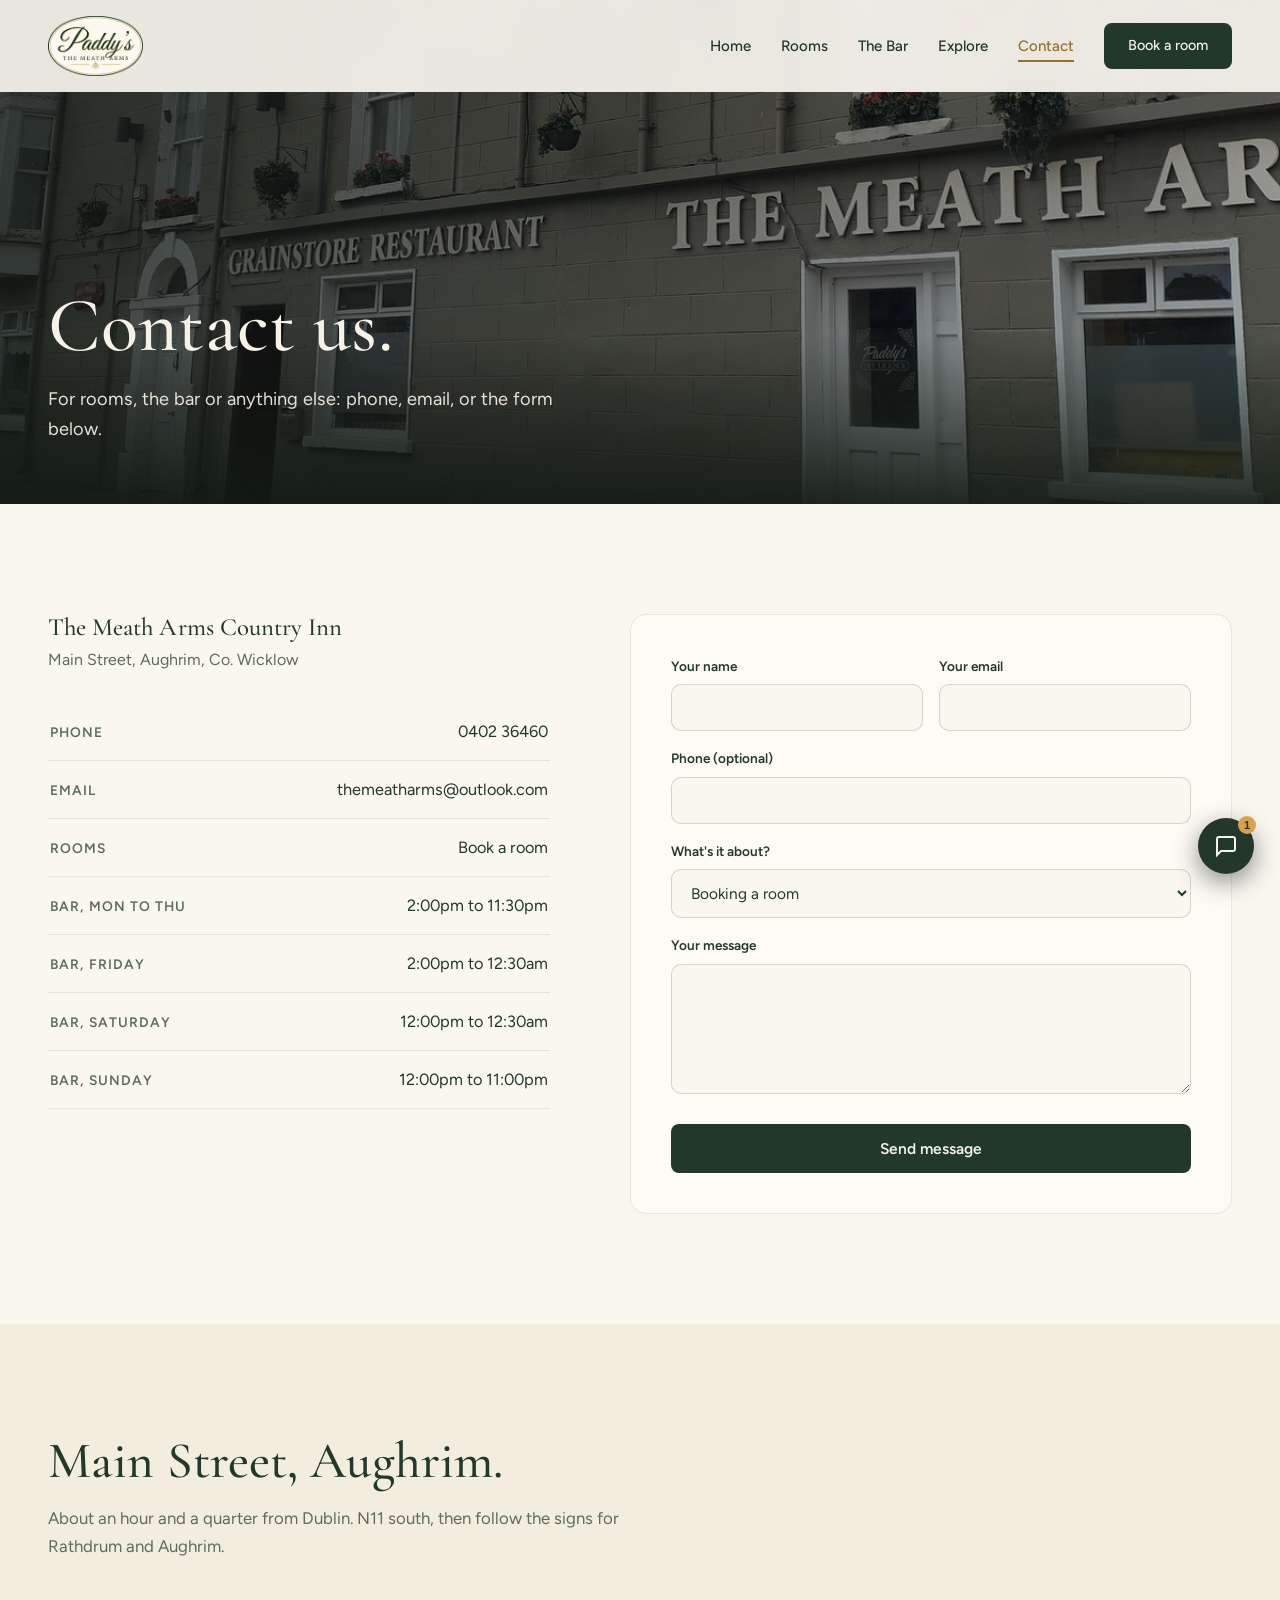
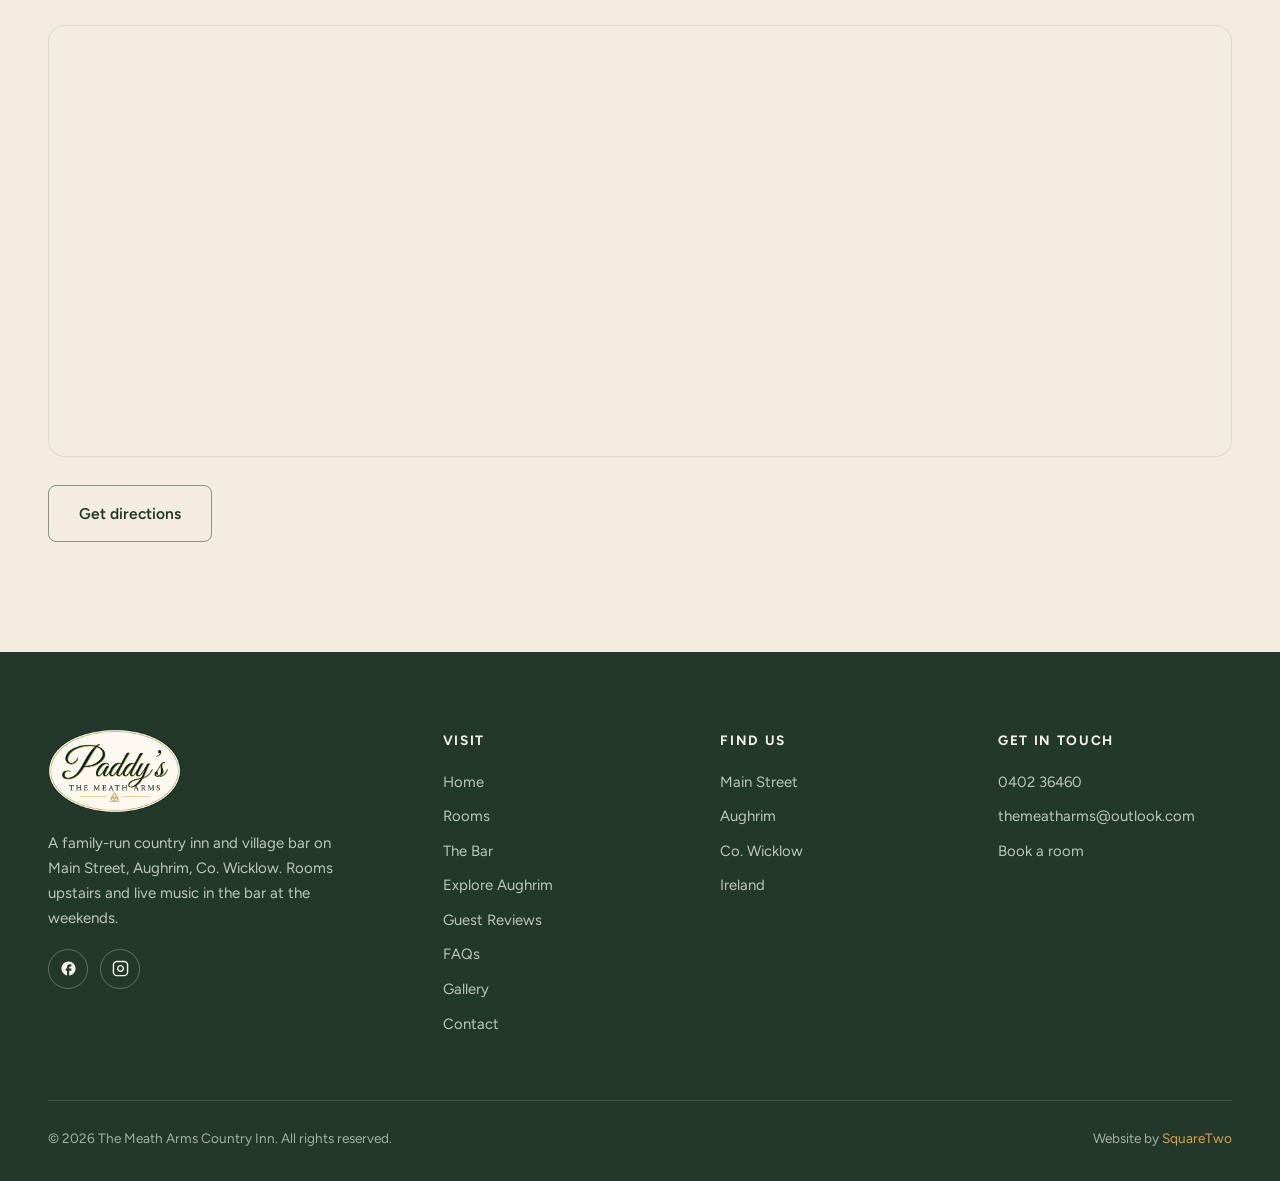
<file: contact.html>
<!DOCTYPE html>
<html lang="en">
<head>
  <meta charset="UTF-8">
  <meta name="viewport" content="width=device-width, initial-scale=1.0">
  <meta name="theme-color" content="#faf7ef">
  <title>Contact | The Meath Arms Country Inn, Aughrim, Co. Wicklow</title>
  <meta name="description" content="Contact The Meath Arms Country Inn, Main Street, Aughrim, Co. Wicklow. Call 0402 36460 or email themeatharms@outlook.com. Directions and opening hours.">
  <meta name="robots" content="index, follow">
  <link rel="canonical" href="https://meatharms.vercel.app/contact">

  <meta property="og:title" content="Contact | The Meath Arms Country Inn, Aughrim">
  <meta property="og:description" content="Call 0402 36460 or email themeatharms@outlook.com. Main Street, Aughrim, Co. Wicklow.">
  <meta property="og:url" content="https://meatharms.vercel.app/contact">
  <meta property="og:type" content="website">
  <meta property="og:image" content="https://meatharms.vercel.app/images/exterior.jpg">

  <link rel="preconnect" href="https://fonts.googleapis.com">
  <link rel="preconnect" href="https://fonts.gstatic.com" crossorigin>
  <link href="https://fonts.googleapis.com/css2?family=Cormorant+Garamond:ital,wght@0,500;0,600;1,500&family=Figtree:wght@400;500;600&display=swap" rel="stylesheet">
  <link rel="icon" type="image/svg+xml" href="/favicon.svg">
  <link rel="stylesheet" href="/styles.css">
</head>
<body>

  <!-- ===== NAV ===== -->
  <nav class="nav scrolled" id="nav">
    <div class="nav-inner">
      <a href="/" class="logo" aria-label="The Meath Arms, home">
        <img src="/images/logo-nav.png" alt="Paddy's, The Meath Arms" class="logo-img">
      </a>
      <ul class="nav-links" id="navLinks">
        <li><a href="/">Home</a></li>
        <li><a href="/rooms.html">Rooms</a></li>
        <li><a href="/bar.html">The Bar</a></li>
        <li><a href="/explore.html">Explore</a></li>
        <li><a href="/contact.html" class="active">Contact</a></li>
        <li><a href="/book.html" class="btn btn-primary">Book a room</a></li>
      </ul>
      <button class="hamburger" id="hamburger" aria-label="Menu">
        <span></span><span></span><span></span>
      </button>
    </div>
  </nav>

  <!-- ===== PAGE HERO ===== -->
  <header class="page-hero">
    <div class="hero-media">
      <img src="/images/exterior.jpg" alt="The Meath Arms Country Inn on Main Street, Aughrim" loading="eager" fetchpriority="high" style="object-position: center 65%;">
    </div>
    <div class="hero-scrim"></div>
    <div class="container hero-inner">
      <div class="hero-content" data-reveal>
        <h1>Contact us.</h1>
        <p class="lead">For rooms, the bar or anything else: phone, email, or the form below.</p>
      </div>
    </div>
  </header>

  <!-- ===== CONTACT ===== -->
  <section>
    <div class="container">
      <div class="contact-grid">
        <div class="contact-info" data-reveal>
          <h3>The Meath Arms Country Inn</h3>
          <p>Main Street, Aughrim, Co. Wicklow</p>

          <div class="contact-line">
            <span class="k">Phone</span>
            <span class="v"><a href="tel:+35340236460">0402 36460</a></span>
          </div>
          <div class="contact-line">
            <span class="k">Email</span>
            <span class="v"><a href="mailto:themeatharms@outlook.com">themeatharms@outlook.com</a></span>
          </div>
          <div class="contact-line">
            <span class="k">Rooms</span>
            <span class="v"><a href="/book.html">Book a room</a></span>
          </div>
          <div class="contact-line">
            <span class="k">Bar, Mon to Thu</span>
            <span class="v">2:00pm to 11:30pm</span>
          </div>
          <div class="contact-line">
            <span class="k">Bar, Friday</span>
            <span class="v">2:00pm to 12:30am</span>
          </div>
          <div class="contact-line">
            <span class="k">Bar, Saturday</span>
            <span class="v">12:00pm to 12:30am</span>
          </div>
          <div class="contact-line">
            <span class="k">Bar, Sunday</span>
            <span class="v">12:00pm to 11:00pm</span>
          </div>
        </div>

        <form class="form" action="https://formspree.io/f/xaeeband" method="POST" data-reveal>
          <div class="form-row">
            <div class="form-field">
              <label for="f-name">Your name</label>
              <input id="f-name" type="text" name="name" required>
            </div>
            <div class="form-field">
              <label for="f-email">Your email</label>
              <input id="f-email" type="email" name="email" required>
            </div>
          </div>
          <div class="form-field">
            <label for="f-phone">Phone (optional)</label>
            <input id="f-phone" type="tel" name="phone">
          </div>
          <div class="form-field">
            <label for="f-topic">What's it about?</label>
            <select id="f-topic" name="topic">
              <option>Booking a room</option>
              <option>A question about my stay</option>
              <option>The bar or live music</option>
              <option>Something else</option>
            </select>
          </div>
          <div class="form-field">
            <label for="f-msg">Your message</label>
            <textarea id="f-msg" name="message" required></textarea>
          </div>
          <button type="submit" class="btn btn-primary">Send message</button>
        </form>
      </div>
    </div>
  </section>

  <!-- ===== MAP ===== -->
  <section class="location">
    <div class="container">
      <div class="section-head" data-reveal>
        <h2>Main Street, Aughrim.</h2>
        <p>About an hour and a quarter from Dublin. N11 south, then follow the signs for Rathdrum and Aughrim.</p>
      </div>
      <div class="map-wrap" data-reveal>
        <iframe
          src="https://www.google.com/maps?q=The+Meath+Arms,+Main+Street,+Aughrim,+Co.+Wicklow&output=embed"
          width="100%" height="430" style="border:0; display:block;"
          allowfullscreen loading="lazy" referrerpolicy="no-referrer-when-downgrade"
          title="Map to The Meath Arms, Aughrim"></iframe>
      </div>
      <div style="margin-top: 28px;" data-reveal>
        <a href="https://www.google.com/maps/dir/?api=1&destination=The+Meath+Arms,+Main+Street,+Aughrim,+Co.+Wicklow" target="_blank" rel="noopener" class="btn btn-ghost">Get directions</a>
      </div>
    </div>
  </section>

  <div id="footer-placeholder"></div>
  <div id="widgets-placeholder"></div>

  <script src="/script.js"></script>
<script src="/enquiry.js" defer></script>
</body>
</html>
</file>
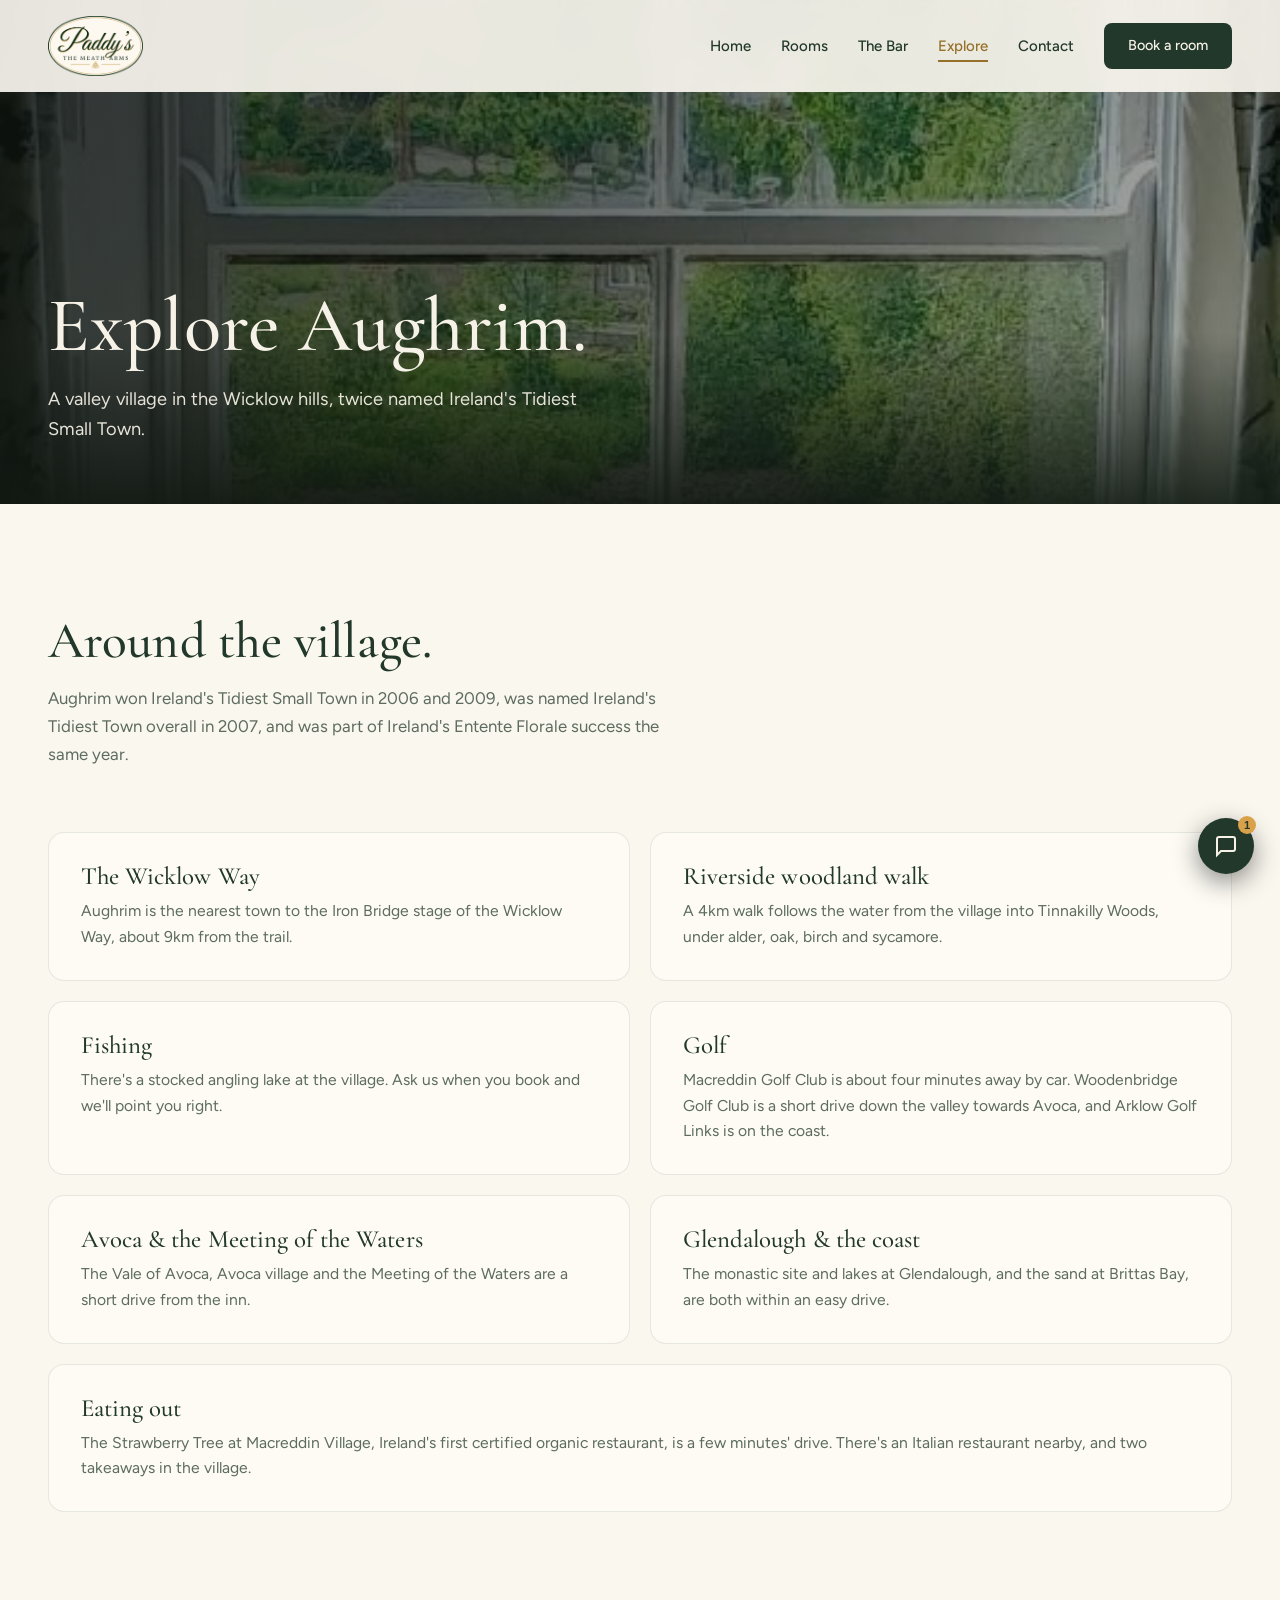
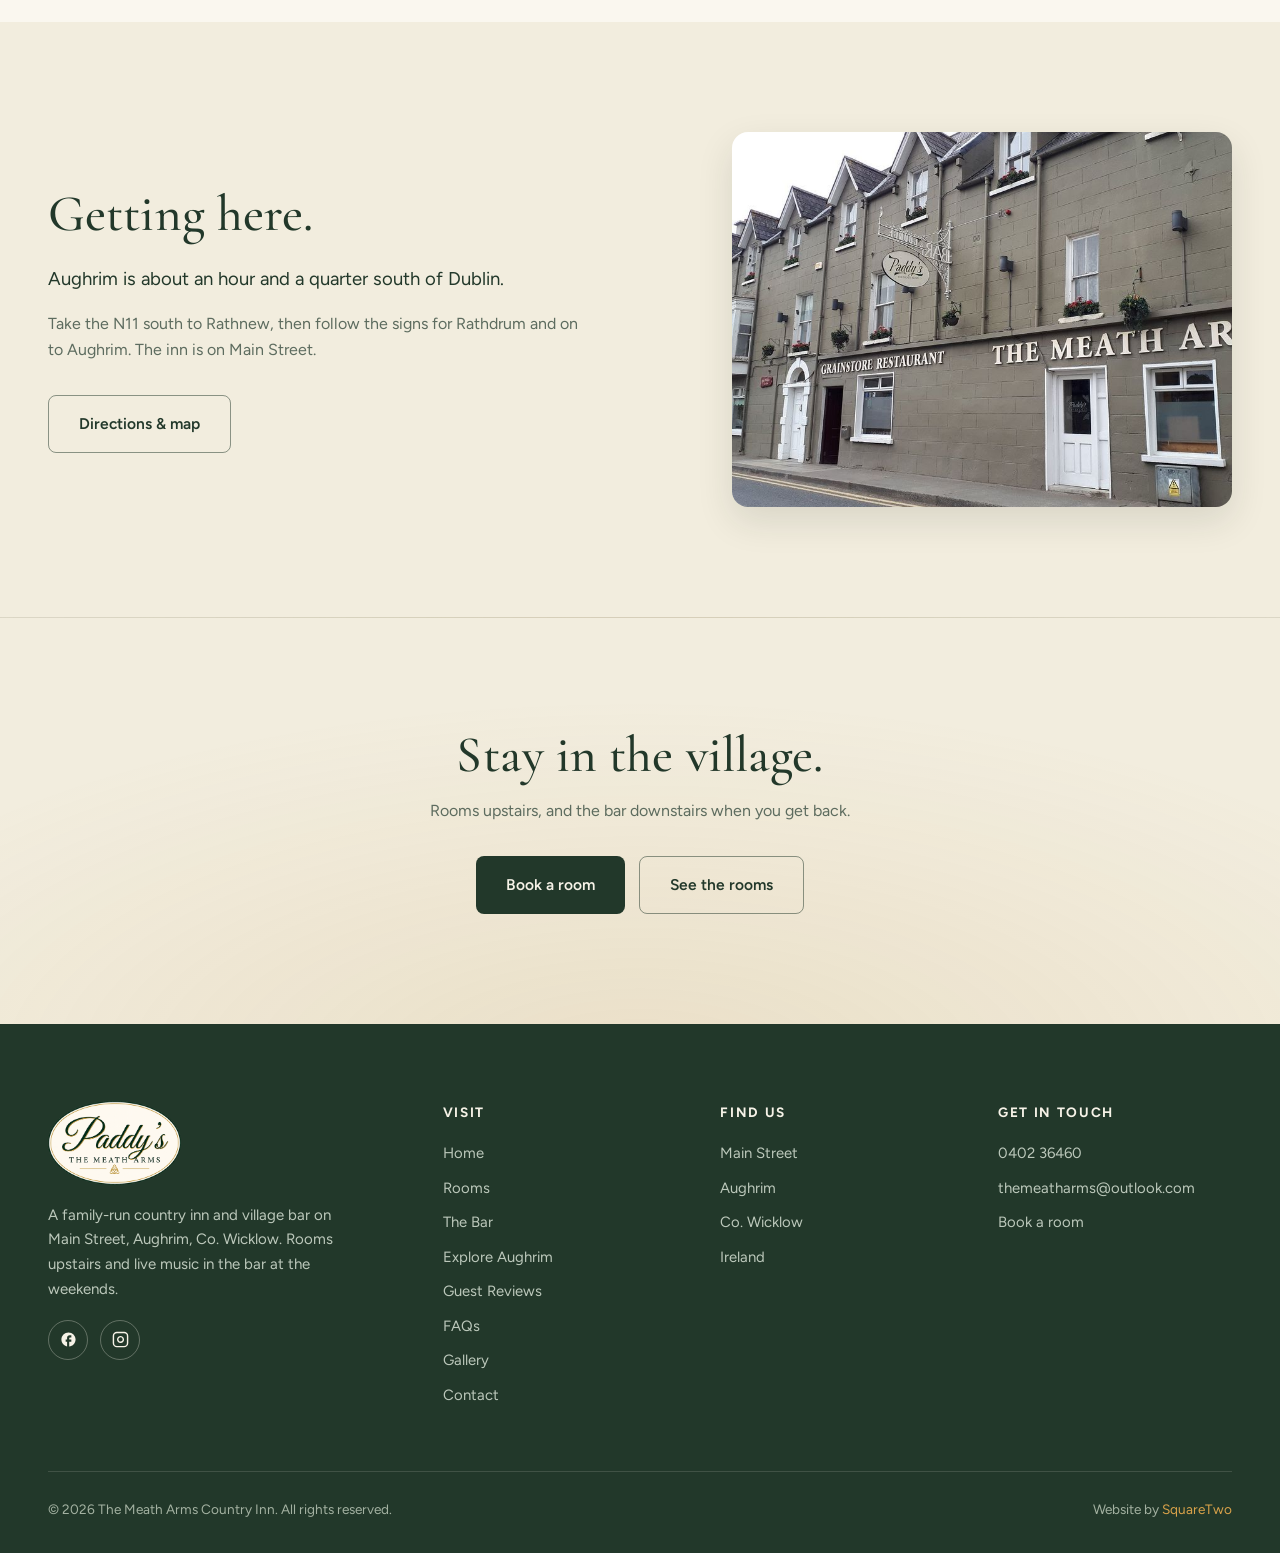
<file: explore.html>
<!DOCTYPE html>
<html lang="en">
<head>
  <meta charset="UTF-8">
  <meta name="viewport" content="width=device-width, initial-scale=1.0">
  <meta name="theme-color" content="#faf7ef">
  <title>Explore Aughrim | The Meath Arms Country Inn, Co. Wicklow</title>
  <meta name="description" content="Things to do around Aughrim, Co. Wicklow: the Wicklow Way, riverside walks, fishing, golf at Macreddin and Woodenbridge, Avoca, Glendalough and Brittas Bay.">
  <meta name="robots" content="index, follow">
  <link rel="canonical" href="https://meatharms.vercel.app/explore">
  <meta property="og:title" content="Explore Aughrim | The Meath Arms Country Inn, Co. Wicklow">
  <meta property="og:description" content="Things to do around Aughrim, Co. Wicklow: the Wicklow Way, riverside walks, fishing, golf at Macreddin and Woodenbridge, Avoca, Glendalough and Brittas Bay.">
  <meta property="og:url" content="https://meatharms.vercel.app/explore">
  <meta property="og:type" content="website">
  <meta property="og:image" content="https://meatharms.vercel.app/images/aughrim.jpg">
  <link rel="preconnect" href="https://fonts.googleapis.com">
  <link rel="preconnect" href="https://fonts.gstatic.com" crossorigin>
  <link href="https://fonts.googleapis.com/css2?family=Cormorant+Garamond:ital,wght@0,500;0,600;1,500&family=Figtree:wght@400;500;600&display=swap" rel="stylesheet">
  <link rel="icon" type="image/svg+xml" href="/favicon.svg">
  <link rel="stylesheet" href="/styles.css">
</head>
<body>
  <nav class="nav scrolled" id="nav">
    <div class="nav-inner">
      <a href="/" class="logo" aria-label="The Meath Arms, home">
        <img src="/images/logo-nav.png" alt="Paddy's, The Meath Arms" class="logo-img">
      </a>
      <ul class="nav-links" id="navLinks">
        <li><a href="/">Home</a></li>
        <li><a href="/rooms.html">Rooms</a></li>
        <li><a href="/bar.html">The Bar</a></li>
        <li><a href="/explore.html" class="active">Explore</a></li>
        <li><a href="/contact.html">Contact</a></li>
        <li><a href="/book.html" class="btn btn-primary">Book a room</a></li>
      </ul>
      <button class="hamburger" id="hamburger" aria-label="Menu">
        <span></span><span></span><span></span>
      </button>
    </div>
  </nav>
  <header class="page-hero">
    <div class="hero-media">
      <img src="/images/aughrim.jpg" alt="The view towards the Wicklow hills from The Meath Arms" loading="eager" fetchpriority="high">
    </div>
    <div class="hero-scrim"></div>
    <div class="container hero-inner">
      <div class="hero-content" data-reveal>
        <h1>Explore Aughrim.</h1>
        <p class="lead">A valley village in the Wicklow hills, twice named Ireland's Tidiest Small Town.</p>
      </div>
    </div>
  </header>

  <section>
    <div class="container">
      <div class="section-head" data-reveal>
        <h2>Around the village.</h2>
        <p>Aughrim won Ireland's Tidiest Small Town in 2006 and 2009, was named Ireland's Tidiest Town overall in 2007, and was part of Ireland's Entente Florale success the same year.</p>
      </div>
      <div class="explore-grid">
        <div class="explore-card" data-reveal>
          <h3>The Wicklow Way</h3>
          <p>Aughrim is the nearest town to the Iron Bridge stage of the Wicklow Way, about 9km from the trail.</p>
        </div>
        <div class="explore-card" data-reveal>
          <h3>Riverside woodland walk</h3>
          <p>A 4km walk follows the water from the village into Tinnakilly Woods, under alder, oak, birch and sycamore.</p>
        </div>
        <div class="explore-card" data-reveal>
          <h3>Fishing</h3>
          <p>There's a stocked angling lake at the village. Ask us when you book and we'll point you right.</p>
        </div>
        <div class="explore-card" data-reveal>
          <h3>Golf</h3>
          <p>Macreddin Golf Club is about four minutes away by car. Woodenbridge Golf Club is a short drive down the valley towards Avoca, and Arklow Golf Links is on the coast.</p>
        </div>
        <div class="explore-card" data-reveal>
          <h3>Avoca &amp; the Meeting of the Waters</h3>
          <p>The Vale of Avoca, Avoca village and the Meeting of the Waters are a short drive from the inn.</p>
        </div>
        <div class="explore-card" data-reveal>
          <h3>Glendalough &amp; the coast</h3>
          <p>The monastic site and lakes at Glendalough, and the sand at Brittas Bay, are both within an easy drive.</p>
        </div>
        <!-- TODO: confirm the Italian restaurant's name and the two takeaways with Niall -->
        <div class="explore-card" data-reveal>
          <h3>Eating out</h3>
          <p>The Strawberry Tree at Macreddin Village, Ireland's first certified organic restaurant, is a few minutes' drive. There's an Italian restaurant nearby, and two takeaways in the village.</p>
        </div>
      </div>
    </div>
  </section>

  <section class="location">
    <div class="container">
      <div class="split flip">
        <div class="split-body" data-reveal>
          <h2>Getting here.</h2>
          <p class="opener">Aughrim is about an hour and a quarter south of Dublin.</p>
          <p>Take the N11 south to Rathnew, then follow the signs for Rathdrum and on to Aughrim. The inn is on Main Street.</p>
          <a href="/contact.html" class="btn btn-ghost">Directions &amp; map</a>
        </div>
        <div class="split-media" data-reveal>
          <a href="/contact.html"><figure class="frame wide">
            <img src="/images/exterior.jpg" srcset="/images/exterior-sm.jpg 800w, /images/exterior.jpg 1200w" sizes="(max-width: 900px) 100vw, 50vw" alt="The Meath Arms on Main Street, Aughrim" loading="lazy">
          </figure></a>
        </div>
      </div>
    </div>
  </section>

  <section class="cta-banner">
    <div class="container" data-reveal>
      <h2>Stay in the village.</h2>
      <p>Rooms upstairs, and the bar downstairs when you get back.</p>
      <div class="hero-ctas">
        <a href="/book.html" class="btn btn-primary">Book a room</a>
        <a href="/rooms.html" class="btn btn-ghost">See the rooms</a>
      </div>
    </div>
  </section>

  <div id="footer-placeholder"></div>
  <div id="widgets-placeholder"></div>

  <script src="/script.js"></script>
</body>
</html>
</file>
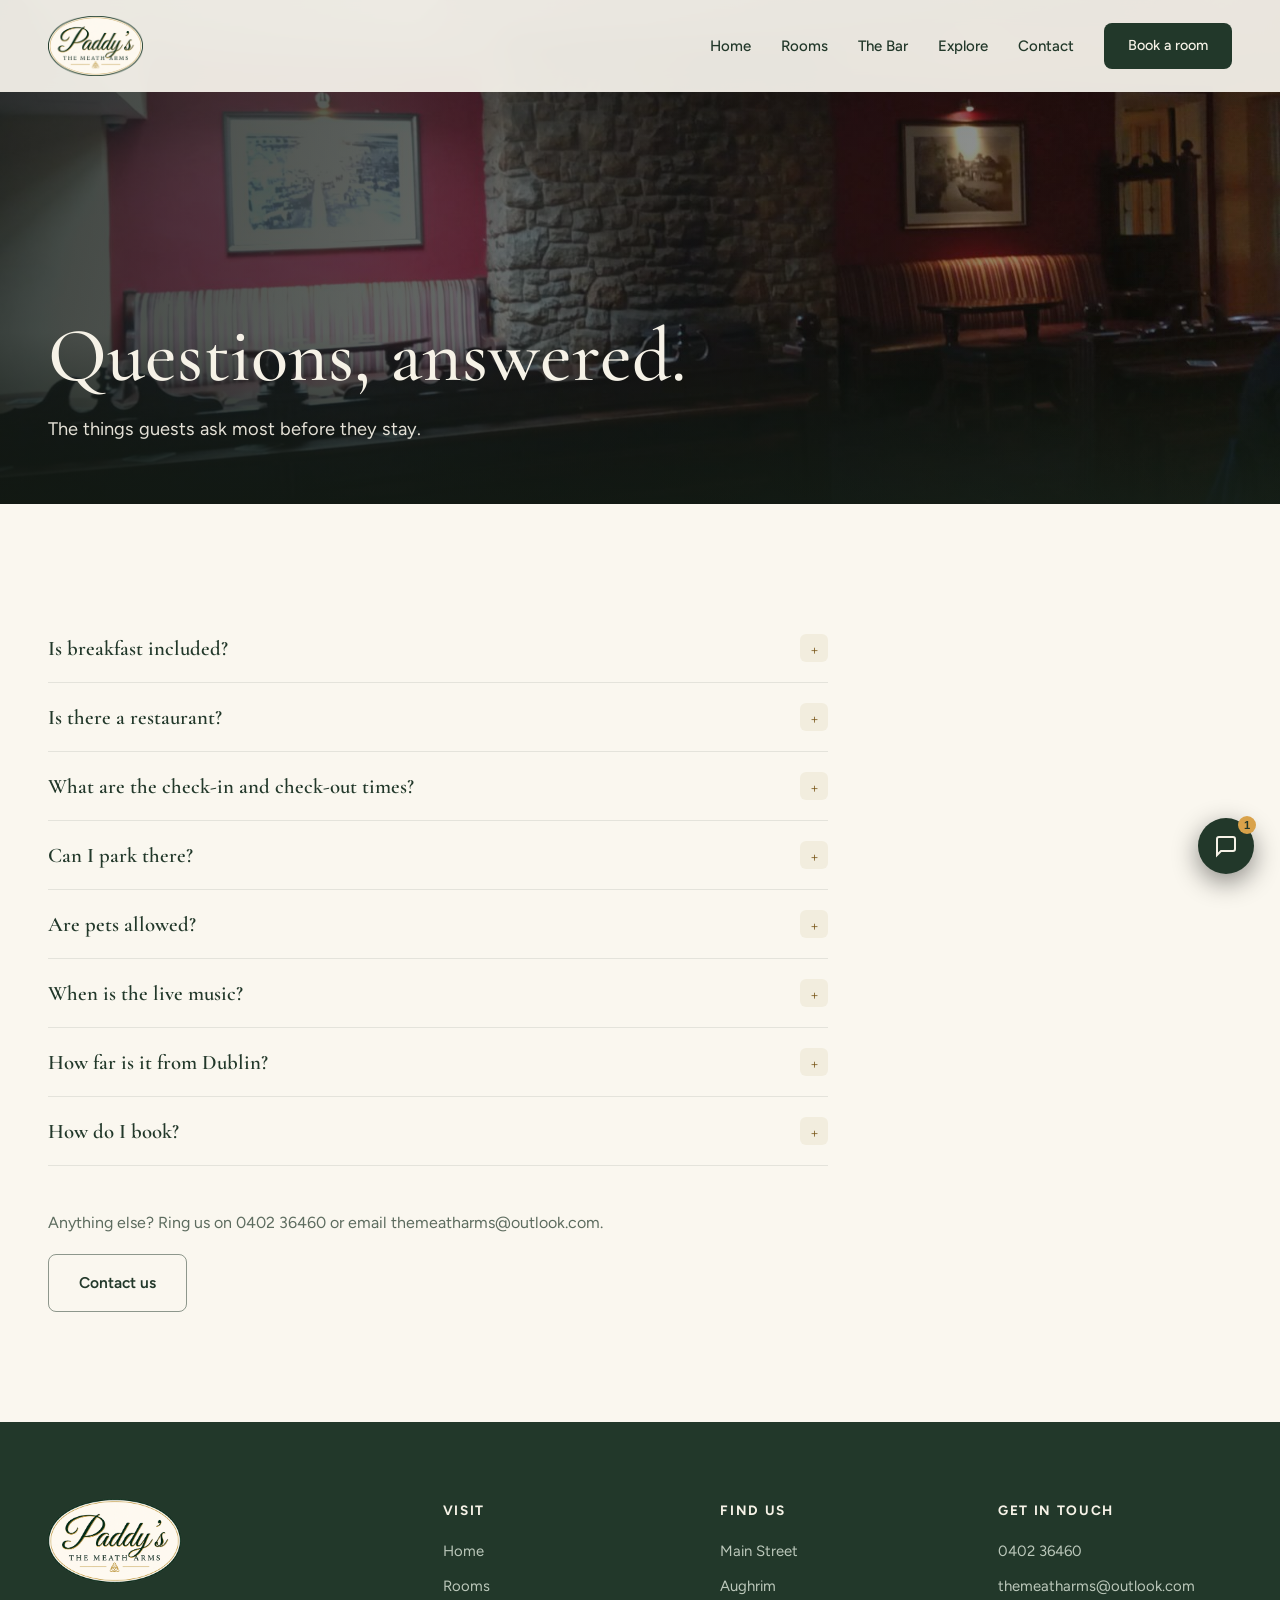
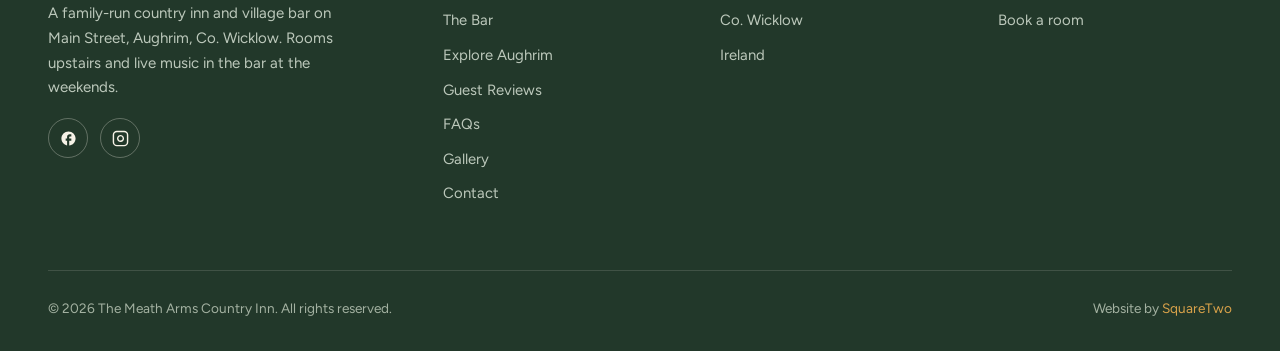
<file: faqs.html>
<!DOCTYPE html>
<html lang="en">
<head>
  <meta charset="UTF-8">
  <meta name="viewport" content="width=device-width, initial-scale=1.0">
  <meta name="theme-color" content="#faf7ef">
  <title>FAQs | The Meath Arms Country Inn, Aughrim</title>
  <meta name="description" content="Common questions about staying at The Meath Arms, Aughrim: breakfast, parking, pets, check-in times, live music and getting here.">
  <meta name="robots" content="index, follow">
  <link rel="canonical" href="https://meatharms.vercel.app/faqs">
  <meta property="og:title" content="FAQs | The Meath Arms Country Inn, Aughrim">
  <meta property="og:description" content="Common questions about staying at The Meath Arms, Aughrim: breakfast, parking, pets, check-in times, live music and getting here.">
  <meta property="og:url" content="https://meatharms.vercel.app/faqs">
  <meta property="og:type" content="website">
  <meta property="og:image" content="https://meatharms.vercel.app/images/exterior.jpg">
  <link rel="preconnect" href="https://fonts.googleapis.com">
  <link rel="preconnect" href="https://fonts.gstatic.com" crossorigin>
  <link href="https://fonts.googleapis.com/css2?family=Cormorant+Garamond:ital,wght@0,500;0,600;1,500&family=Figtree:wght@400;500;600&display=swap" rel="stylesheet">
  <link rel="icon" type="image/svg+xml" href="/favicon.svg">
  <link rel="stylesheet" href="/styles.css">
</head>
<body>
  <nav class="nav scrolled" id="nav">
    <div class="nav-inner">
      <a href="/" class="logo" aria-label="The Meath Arms, home">
        <img src="/images/logo-nav.png" alt="Paddy's, The Meath Arms" class="logo-img">
      </a>
      <ul class="nav-links" id="navLinks">
        <li><a href="/">Home</a></li>
        <li><a href="/rooms.html">Rooms</a></li>
        <li><a href="/bar.html">The Bar</a></li>
        <li><a href="/explore.html">Explore</a></li>
        <li><a href="/contact.html">Contact</a></li>
        <li><a href="/book.html" class="btn btn-primary">Book a room</a></li>
      </ul>
      <button class="hamburger" id="hamburger" aria-label="Menu">
        <span></span><span></span><span></span>
      </button>
    </div>
  </nav>
  <header class="page-hero">
    <div class="hero-media">
      <img src="/images/bar-2.jpg" alt="The snugs and stone chimney in the bar at The Meath Arms" loading="eager" fetchpriority="high">
    </div>
    <div class="hero-scrim"></div>
    <div class="container hero-inner">
      <div class="hero-content" data-reveal>
        <h1>Questions, answered.</h1>
        <p class="lead">The things guests ask most before they stay.</p>
      </div>
    </div>
  </header>

  <section>
    <div class="container">
      <div class="faq-list">
        <div class="faq-item" data-reveal>
          <button class="faq-q">Is breakfast included?<span class="plus">+</span></button>
          <div class="faq-a"><p>It's up to you. Rooms can be booked with or without breakfast, so pick the rate that suits when you book.</p></div>
        </div>
        <div class="faq-item" data-reveal>
          <button class="faq-q">Is there a restaurant?<span class="plus">+</span></button>
          <div class="faq-a"><p>Our restaurant is closed at the minute. The Strawberry Tree at Macreddin Village is a few minutes' drive, there's an Italian restaurant nearby, and two takeaways in the village. The bar is open seven days.</p></div>
        </div>
        <div class="faq-item" data-reveal>
          <button class="faq-q">What are the check-in and check-out times?<span class="plus">+</span></button>
          <div class="faq-a"><p>Check-in is from 2pm and check-out is by 10am. Ring us on 0402 36460 if you need an earlier arrival or later start.</p></div>
        </div>
        <div class="faq-item" data-reveal>
          <button class="faq-q">Can I park there?<span class="plus">+</span></button>
          <div class="faq-a"><p>There's free parking on the street around the inn. There's no dedicated car park, but the village is quiet.</p></div>
        </div>
        <div class="faq-item" data-reveal>
          <button class="faq-q">Are pets allowed?<span class="plus">+</span></button>
          <div class="faq-a"><p>Yes, well-behaved pets are welcome. Just let us know when you book.</p></div>
        </div>
        <div class="faq-item" data-reveal>
          <button class="faq-q">When is the live music?<span class="plus">+</span></button>
          <div class="faq-a"><p>At the weekends. Follow our Facebook page to see who's playing.</p></div>
        </div>
        <div class="faq-item" data-reveal>
          <button class="faq-q">How far is it from Dublin?<span class="plus">+</span></button>
          <div class="faq-a"><p>About an hour and a quarter by car. N11 south to Rathnew, then follow the signs for Rathdrum and Aughrim.</p></div>
        </div>
        <div class="faq-item" data-reveal>
          <button class="faq-q">How do I book?<span class="plus">+</span></button>
          <div class="faq-a"><p>Book through the website, or ring us directly on 0402 36460.</p></div>
        </div>
      </div>
      <div style="margin-top: 44px;" data-reveal>
        <p style="color: var(--muted); margin-bottom: 18px;">Anything else? Ring us on 0402 36460 or email themeatharms@outlook.com.</p>
        <a href="/contact.html" class="btn btn-ghost">Contact us</a>
      </div>
    </div>
  </section>

  <div id="footer-placeholder"></div>
  <div id="widgets-placeholder"></div>

  <script src="/script.js"></script>
</body>
</html>
</file>
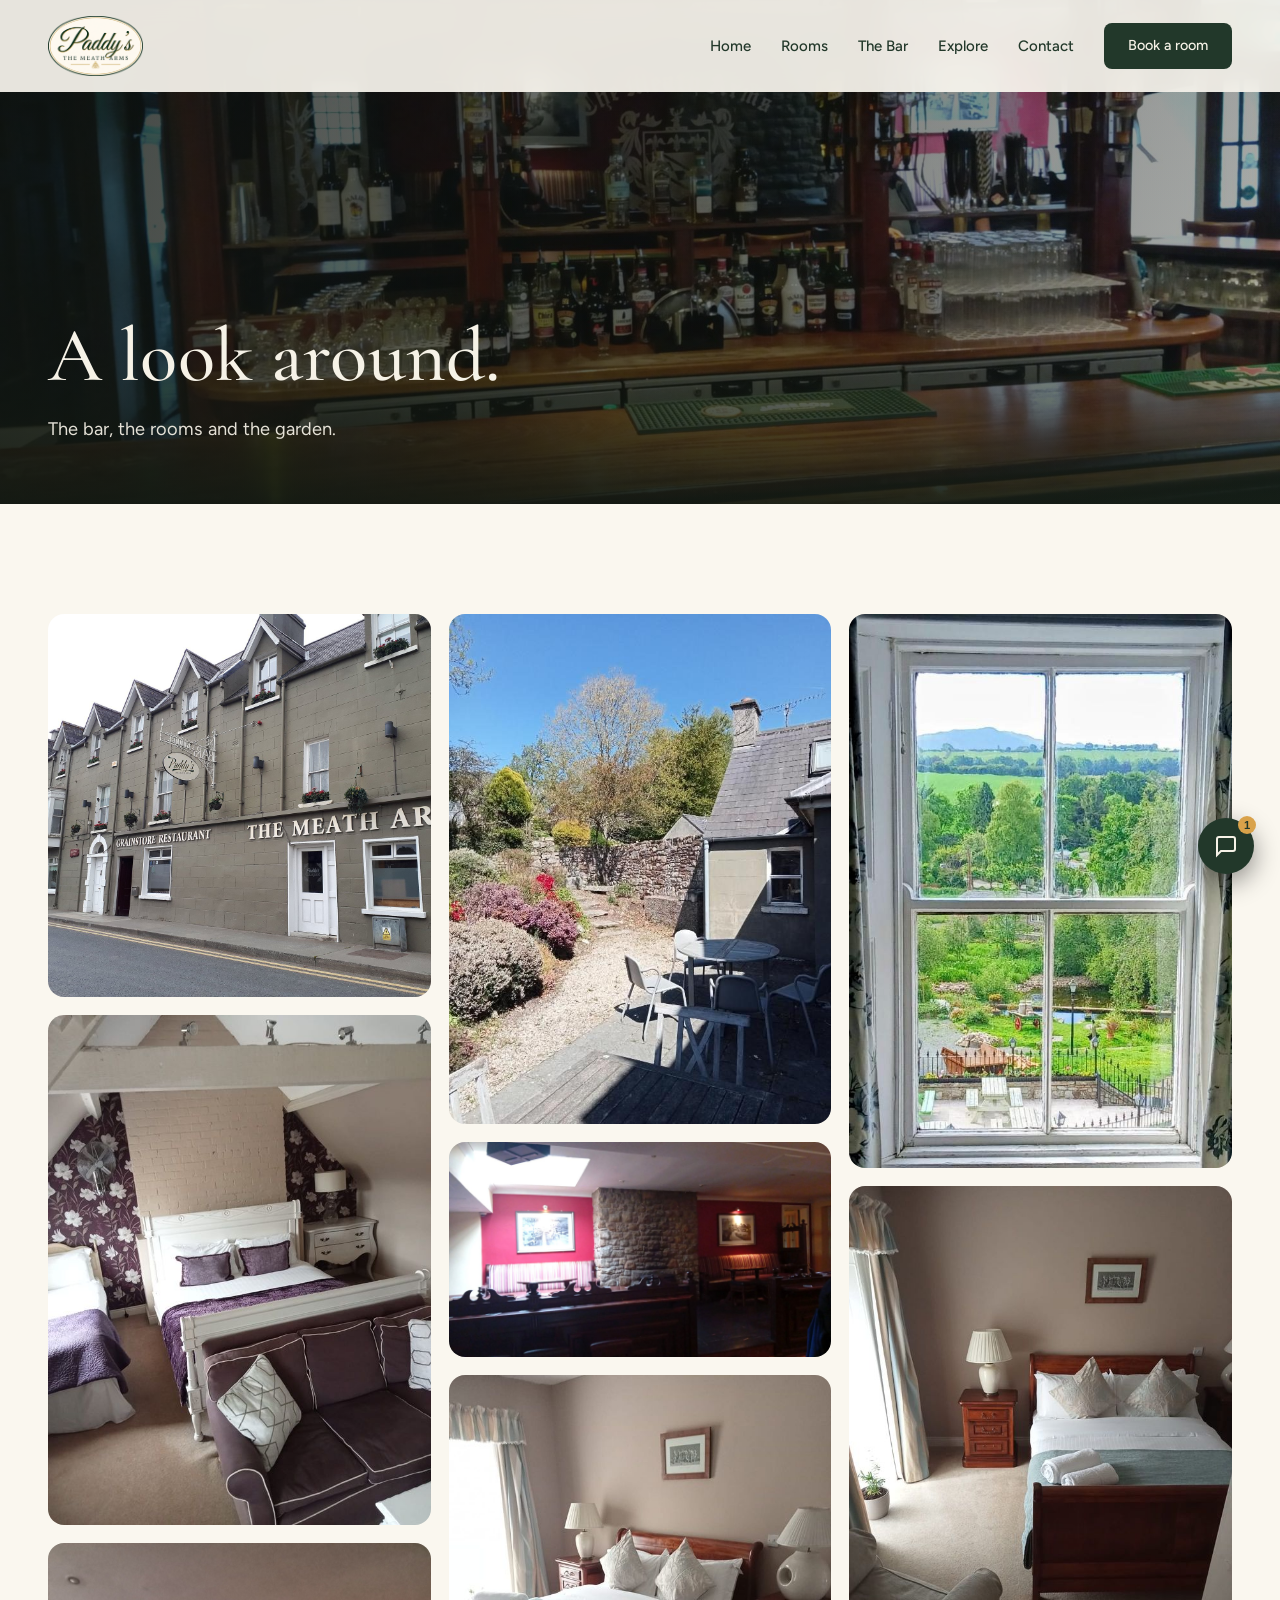
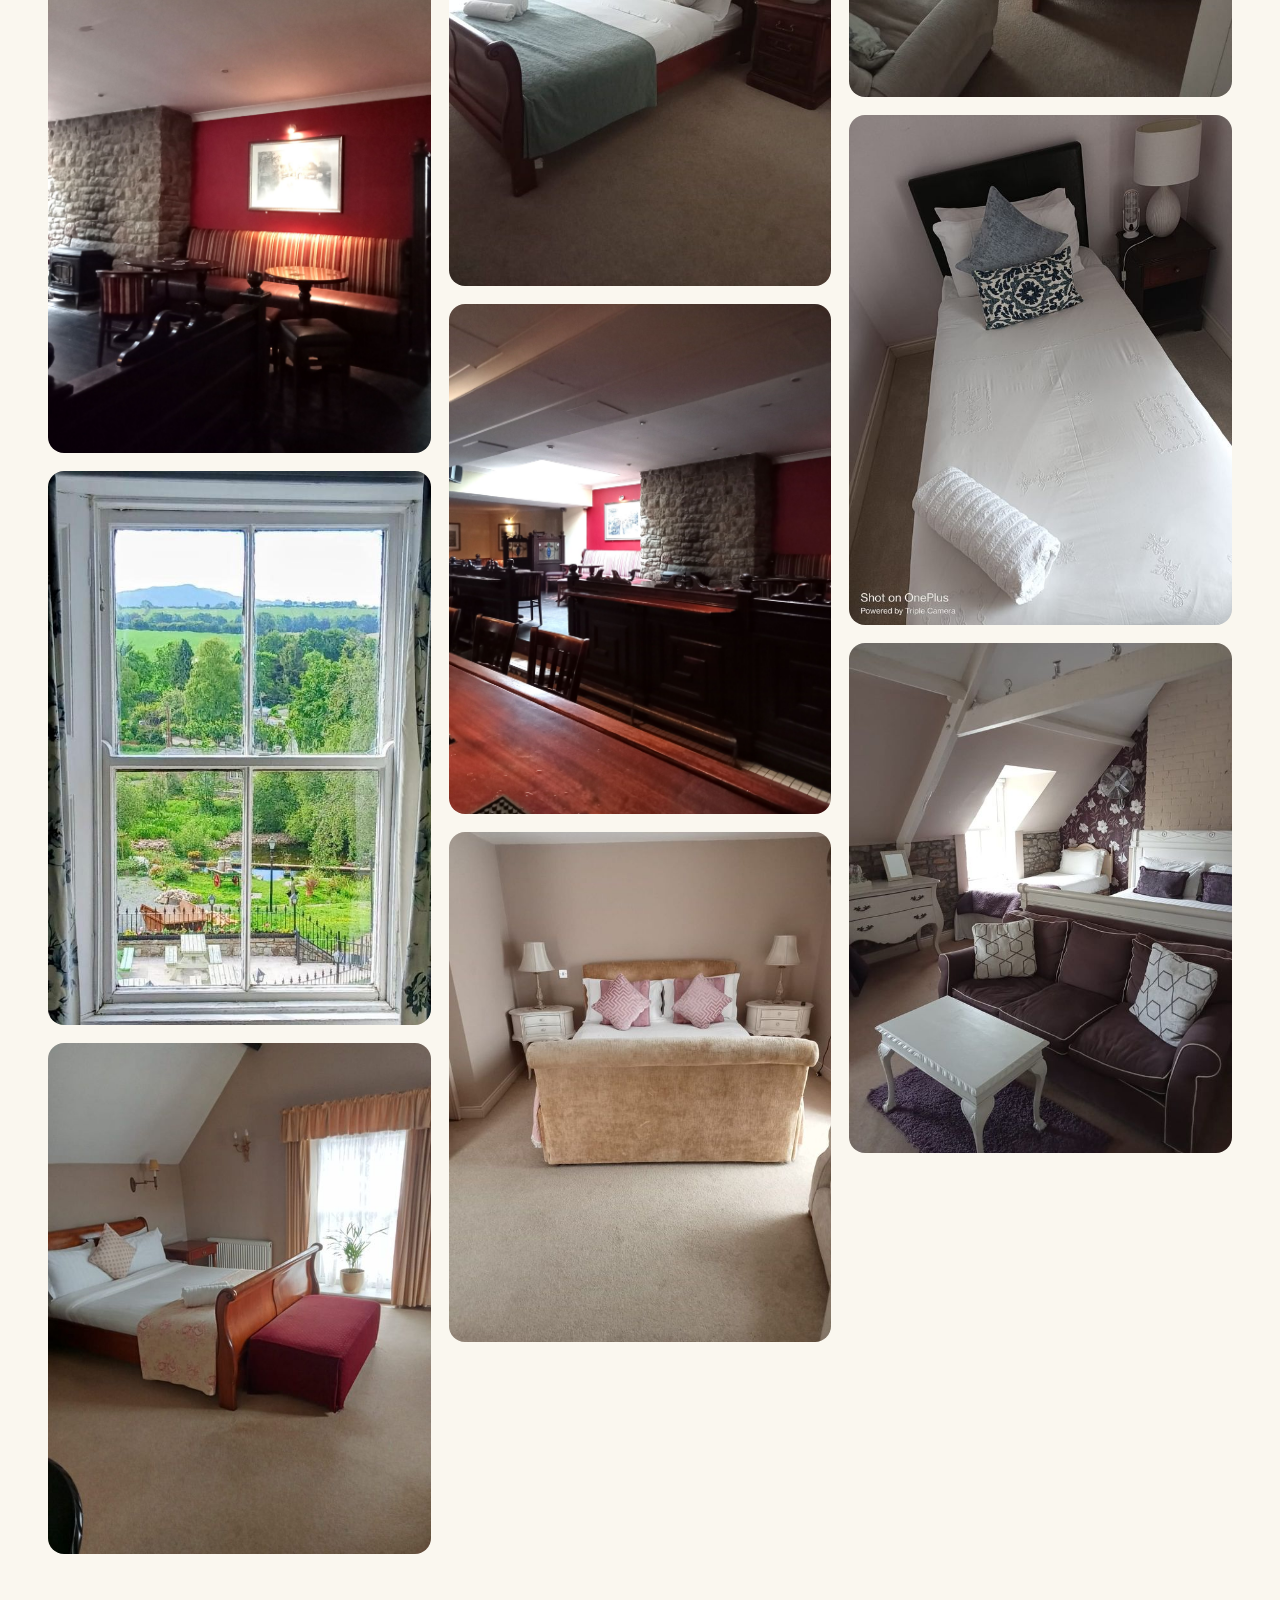
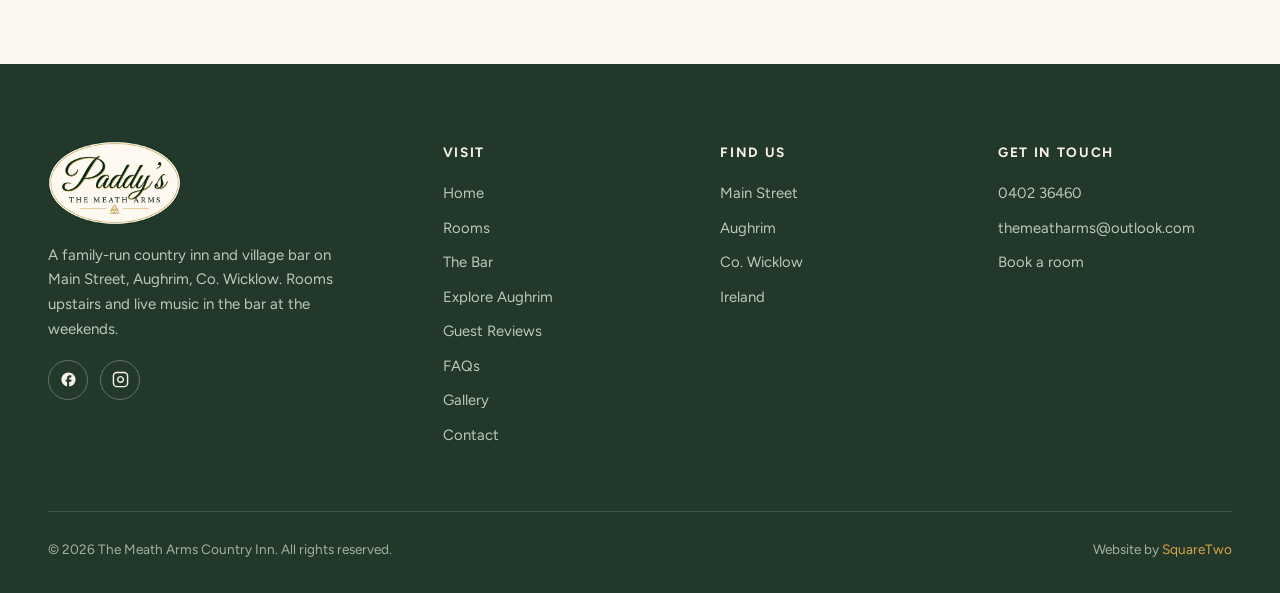
<file: gallery.html>
<!DOCTYPE html>
<html lang="en">
<head>
  <meta charset="UTF-8">
  <meta name="viewport" content="width=device-width, initial-scale=1.0">
  <meta name="theme-color" content="#faf7ef">
  <title>Gallery | The Meath Arms Country Inn, Aughrim</title>
  <meta name="description" content="Photos of The Meath Arms Country Inn, Aughrim: the bar, the rooms, the garden and the village.">
  <meta name="robots" content="index, follow">
  <link rel="canonical" href="https://meatharms.vercel.app/gallery">
  <meta property="og:title" content="Gallery | The Meath Arms Country Inn, Aughrim">
  <meta property="og:description" content="Photos of The Meath Arms Country Inn, Aughrim: the bar, the rooms, the garden and the village.">
  <meta property="og:url" content="https://meatharms.vercel.app/gallery">
  <meta property="og:type" content="website">
  <meta property="og:image" content="https://meatharms.vercel.app/images/exterior.jpg">
  <link rel="preconnect" href="https://fonts.googleapis.com">
  <link rel="preconnect" href="https://fonts.gstatic.com" crossorigin>
  <link href="https://fonts.googleapis.com/css2?family=Cormorant+Garamond:ital,wght@0,500;0,600;1,500&family=Figtree:wght@400;500;600&display=swap" rel="stylesheet">
  <link rel="icon" type="image/svg+xml" href="/favicon.svg">
  <link rel="stylesheet" href="/styles.css">
</head>
<body>
  <nav class="nav scrolled" id="nav">
    <div class="nav-inner">
      <a href="/" class="logo" aria-label="The Meath Arms, home">
        <img src="/images/logo-nav.png" alt="Paddy's, The Meath Arms" class="logo-img">
      </a>
      <ul class="nav-links" id="navLinks">
        <li><a href="/">Home</a></li>
        <li><a href="/rooms.html">Rooms</a></li>
        <li><a href="/bar.html">The Bar</a></li>
        <li><a href="/explore.html">Explore</a></li>
        <li><a href="/contact.html">Contact</a></li>
        <li><a href="/book.html" class="btn btn-primary">Book a room</a></li>
      </ul>
      <button class="hamburger" id="hamburger" aria-label="Menu">
        <span></span><span></span><span></span>
      </button>
    </div>
  </nav>
  <header class="page-hero">
    <div class="hero-media">
      <img src="/images/hero.jpg" srcset="/images/hero-sm.jpg 800w, /images/hero.jpg 1920w" sizes="100vw" alt="The bar counter at The Meath Arms" loading="eager" fetchpriority="high">
    </div>
    <div class="hero-scrim"></div>
    <div class="container hero-inner">
      <div class="hero-content" data-reveal>
        <h1>A look around.</h1>
        <p class="lead">The bar, the rooms and the garden.</p>
      </div>
    </div>
  </header>

  <section>
    <div class="container">
      <div class="gallery-grid">
        <figure data-reveal><img src="/images/exterior.jpg" alt="The Meath Arms on Main Street, Aughrim" loading="lazy"></figure>
        <figure data-reveal><img src="/images/deluxe-6.jpg" srcset="/images/deluxe-6-sm.jpg 600w, /images/deluxe-6.jpg 1200w" sizes="(max-width: 540px) 100vw, (max-width: 900px) 50vw, 33vw" alt="Deluxe double room under the eaves" loading="lazy"></figure>
        <figure data-reveal><img src="/images/bar-1.jpg" alt="The lounge and stone wall" loading="lazy"></figure>
        <figure data-reveal><img src="/images/aughrim.jpg" alt="The view towards the hills" loading="lazy"></figure>
        <figure data-reveal><img src="/images/deluxe-2.jpg" srcset="/images/deluxe-2-sm.jpg 600w, /images/deluxe-2.jpg 1200w" sizes="(max-width: 540px) 100vw, (max-width: 900px) 50vw, 33vw" alt="Deluxe double or twin room" loading="lazy"></figure>
        <figure data-reveal><img src="/images/garden.jpg" alt="The garden" loading="lazy"></figure>
        <figure data-reveal><img src="/images/bar-2.jpg" alt="The snugs and stone chimney" loading="lazy"></figure>
        <figure data-reveal><img src="/images/deluxe-5.jpg" srcset="/images/deluxe-5-sm.jpg 600w, /images/deluxe-5.jpg 1200w" sizes="(max-width: 540px) 100vw, (max-width: 900px) 50vw, 33vw" alt="Double room with a sleigh bed" loading="lazy"></figure>
        <figure data-reveal><img src="/images/bar-3.jpg" alt="Looking across the room from the bar" loading="lazy"></figure>
        <figure data-reveal><img src="/images/deluxe-7.jpg" srcset="/images/deluxe-7-sm.jpg 600w, /images/deluxe-7.jpg 1200w" sizes="(max-width: 540px) 100vw, (max-width: 900px) 50vw, 33vw" alt="Double room with pink cushions" loading="lazy"></figure>
        <figure data-reveal><img src="/images/room-3.jpg" alt="The Mountain View room" loading="lazy"></figure>
        <figure data-reveal><img src="/images/deluxe-8.jpg" srcset="/images/deluxe-8-sm.jpg 600w, /images/deluxe-8.jpg 1200w" sizes="(max-width: 540px) 100vw, (max-width: 900px) 50vw, 33vw" alt="Deluxe double room" loading="lazy"></figure>
        <figure data-reveal><img src="/images/economy-1.jpg" srcset="/images/economy-1-sm.jpg 600w, /images/economy-1.jpg 1200w" sizes="(max-width: 540px) 100vw, (max-width: 900px) 50vw, 33vw" alt="Economy single room" loading="lazy"></figure>
        <figure data-reveal><img src="/images/deluxe-1.jpg" srcset="/images/deluxe-1-sm.jpg 600w, /images/deluxe-1.jpg 1200w" sizes="(max-width: 540px) 100vw, (max-width: 900px) 50vw, 33vw" alt="Deluxe double room with a sofa" loading="lazy"></figure>
      </div>
    </div>
  </section>

  <div id="footer-placeholder"></div>
  <div id="widgets-placeholder"></div>

  <script src="/script.js"></script>
</body>
</html>
</file>
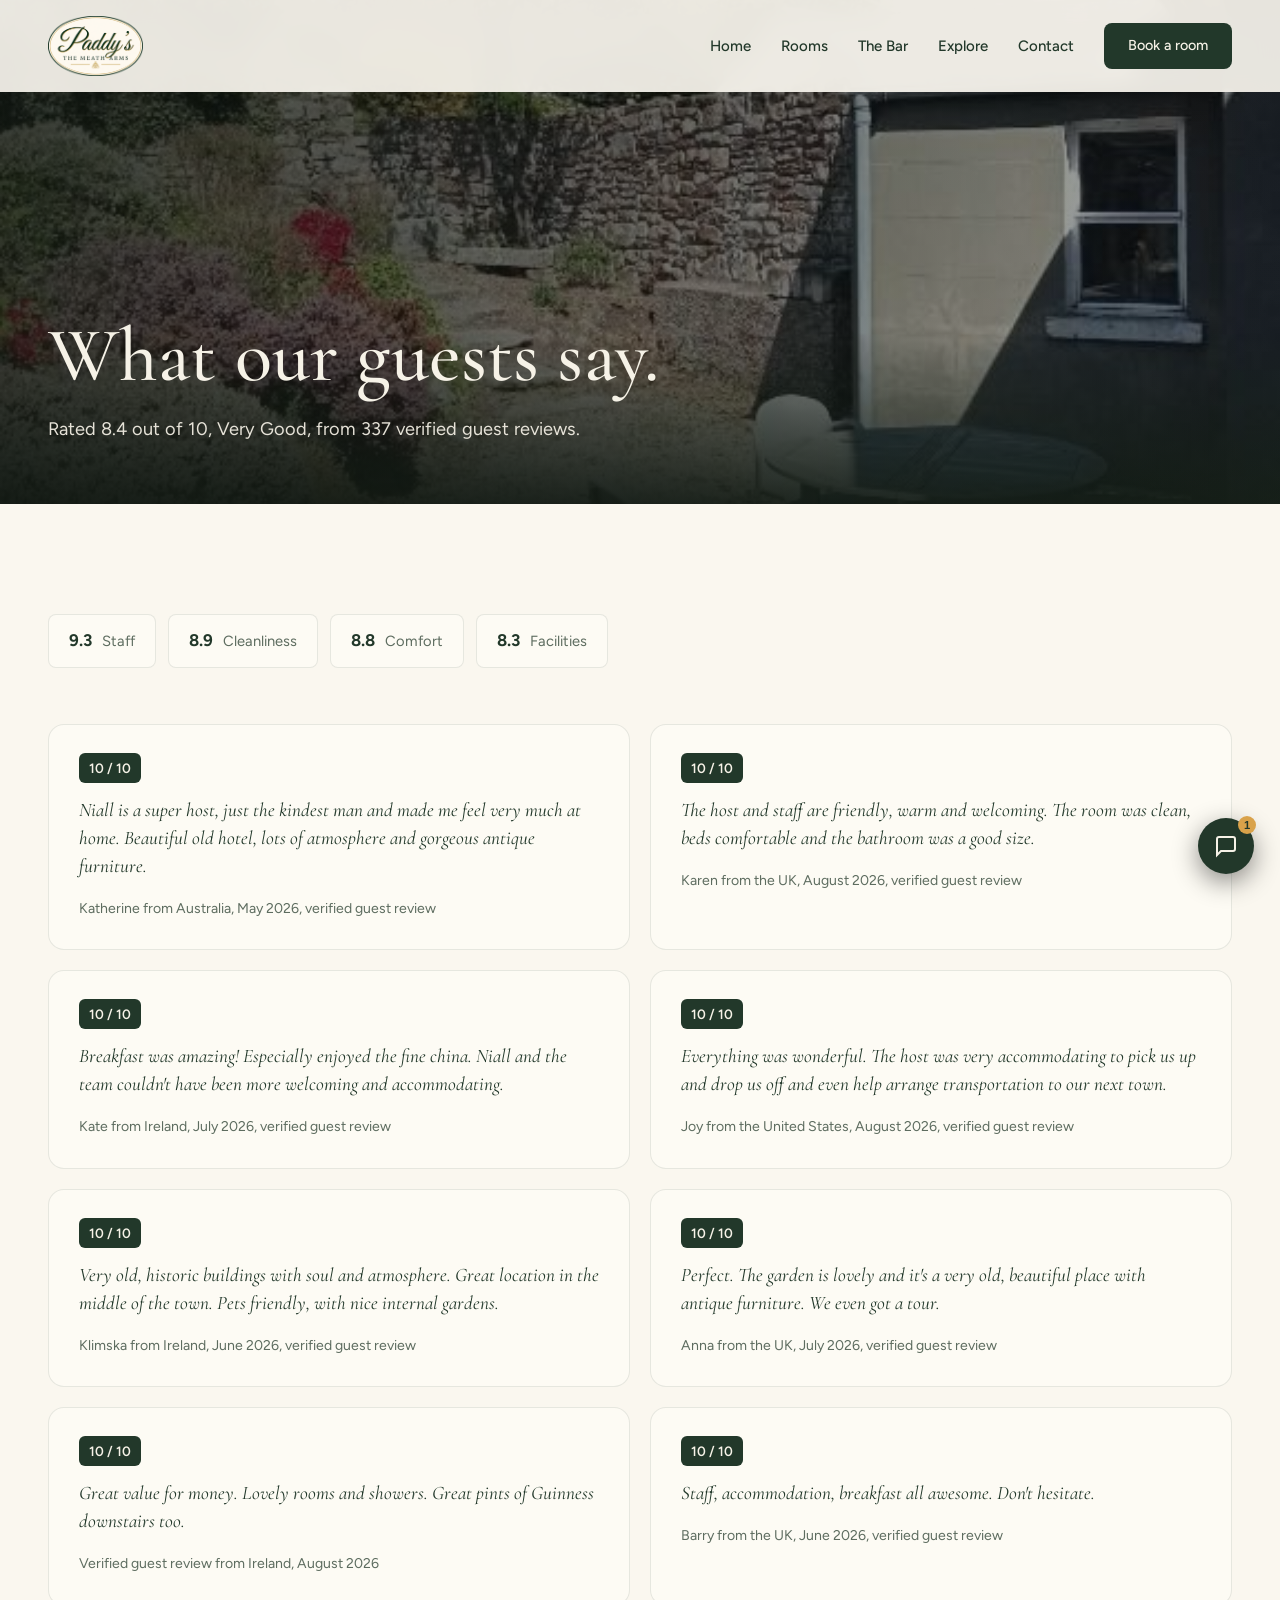
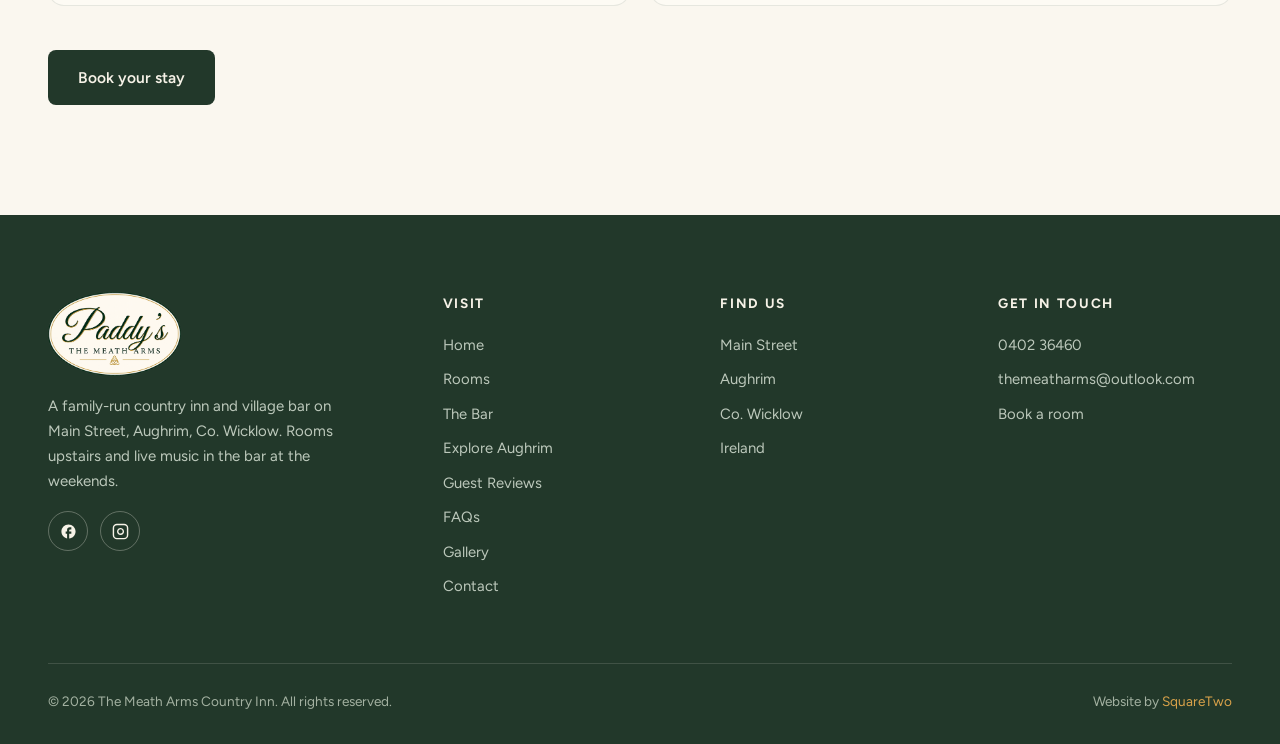
<file: reviews.html>
<!DOCTYPE html>
<html lang="en">
<head>
  <meta charset="UTF-8">
  <meta name="viewport" content="width=device-width, initial-scale=1.0">
  <meta name="theme-color" content="#faf7ef">
  <title>Guest Reviews | The Meath Arms Country Inn, Aughrim</title>
  <meta name="description" content="Guest reviews of The Meath Arms Country Inn, Aughrim. Rated 8.4 out of 10 from 337 verified guest reviews.">
  <meta name="robots" content="index, follow">
  <link rel="canonical" href="https://meatharms.vercel.app/reviews">
  <meta property="og:title" content="Guest Reviews | The Meath Arms Country Inn, Aughrim">
  <meta property="og:description" content="Guest reviews of The Meath Arms Country Inn, Aughrim. Rated 8.4 out of 10 from 337 verified guest reviews.">
  <meta property="og:url" content="https://meatharms.vercel.app/reviews">
  <meta property="og:type" content="website">
  <meta property="og:image" content="https://meatharms.vercel.app/images/garden.jpg">
  <link rel="preconnect" href="https://fonts.googleapis.com">
  <link rel="preconnect" href="https://fonts.gstatic.com" crossorigin>
  <link href="https://fonts.googleapis.com/css2?family=Cormorant+Garamond:ital,wght@0,500;0,600;1,500&family=Figtree:wght@400;500;600&display=swap" rel="stylesheet">
  <link rel="icon" type="image/svg+xml" href="/favicon.svg">
  <link rel="stylesheet" href="/styles.css">
</head>
<body>
  <nav class="nav scrolled" id="nav">
    <div class="nav-inner">
      <a href="/" class="logo" aria-label="The Meath Arms, home">
        <img src="/images/logo-nav.png" alt="Paddy's, The Meath Arms" class="logo-img">
      </a>
      <ul class="nav-links" id="navLinks">
        <li><a href="/">Home</a></li>
        <li><a href="/rooms.html">Rooms</a></li>
        <li><a href="/bar.html">The Bar</a></li>
        <li><a href="/explore.html">Explore</a></li>
        <li><a href="/contact.html">Contact</a></li>
        <li><a href="/book.html" class="btn btn-primary">Book a room</a></li>
      </ul>
      <button class="hamburger" id="hamburger" aria-label="Menu">
        <span></span><span></span><span></span>
      </button>
    </div>
  </nav>
  <header class="page-hero">
    <div class="hero-media">
      <img src="/images/garden.jpg" alt="The garden at The Meath Arms" loading="eager" fetchpriority="high">
    </div>
    <div class="hero-scrim"></div>
    <div class="container hero-inner">
      <div class="hero-content" data-reveal>
        <h1>What our guests say.</h1>
        <p class="lead">Rated 8.4 out of 10, Very Good, from 337 verified guest reviews.</p>
      </div>
    </div>
  </header>

  <section>
    <div class="container">
      <div class="score-row" data-reveal>
        <span class="score"><strong>9.3</strong> Staff</span>
        <span class="score"><strong>8.9</strong> Cleanliness</span>
        <span class="score"><strong>8.8</strong> Comfort</span>
        <span class="score"><strong>8.3</strong> Facilities</span>
      </div>
      <div class="review-grid">
        <div class="review-card" data-reveal>
          <span class="r-score">10 / 10</span>
          <p>Niall is a super host, just the kindest man and made me feel very much at home. Beautiful old hotel, lots of atmosphere and gorgeous antique furniture.</p>
          <cite>Katherine from Australia, May 2026, verified guest review</cite>
        </div>
        <div class="review-card" data-reveal>
          <span class="r-score">10 / 10</span>
          <p>The host and staff are friendly, warm and welcoming. The room was clean, beds comfortable and the bathroom was a good size.</p>
          <cite>Karen from the UK, August 2026, verified guest review</cite>
        </div>
        <div class="review-card" data-reveal>
          <span class="r-score">10 / 10</span>
          <p>Breakfast was amazing! Especially enjoyed the fine china. Niall and the team couldn't have been more welcoming and accommodating.</p>
          <cite>Kate from Ireland, July 2026, verified guest review</cite>
        </div>
        <div class="review-card" data-reveal>
          <span class="r-score">10 / 10</span>
          <p>Everything was wonderful. The host was very accommodating to pick us up and drop us off and even help arrange transportation to our next town.</p>
          <cite>Joy from the United States, August 2026, verified guest review</cite>
        </div>
        <div class="review-card" data-reveal>
          <span class="r-score">10 / 10</span>
          <p>Very old, historic buildings with soul and atmosphere. Great location in the middle of the town. Pets friendly, with nice internal gardens.</p>
          <cite>Klimska from Ireland, June 2026, verified guest review</cite>
        </div>
        <div class="review-card" data-reveal>
          <span class="r-score">10 / 10</span>
          <p>Perfect. The garden is lovely and it's a very old, beautiful place with antique furniture. We even got a tour.</p>
          <cite>Anna from the UK, July 2026, verified guest review</cite>
        </div>
        <div class="review-card" data-reveal>
          <span class="r-score">10 / 10</span>
          <p>Great value for money. Lovely rooms and showers. Great pints of Guinness downstairs too.</p>
          <cite>Verified guest review from Ireland, August 2026</cite>
        </div>
        <div class="review-card" data-reveal>
          <span class="r-score">10 / 10</span>
          <p>Staff, accommodation, breakfast all awesome. Don't hesitate.</p>
          <cite>Barry from the UK, June 2026, verified guest review</cite>
        </div>
      </div>
      <div style="margin-top: 44px;" data-reveal>
        <a href="/book.html" class="btn btn-primary">Book your stay</a>
      </div>
    </div>
  </section>

  <div id="footer-placeholder"></div>
  <div id="widgets-placeholder"></div>

  <script src="/script.js"></script>
</body>
</html>
</file>
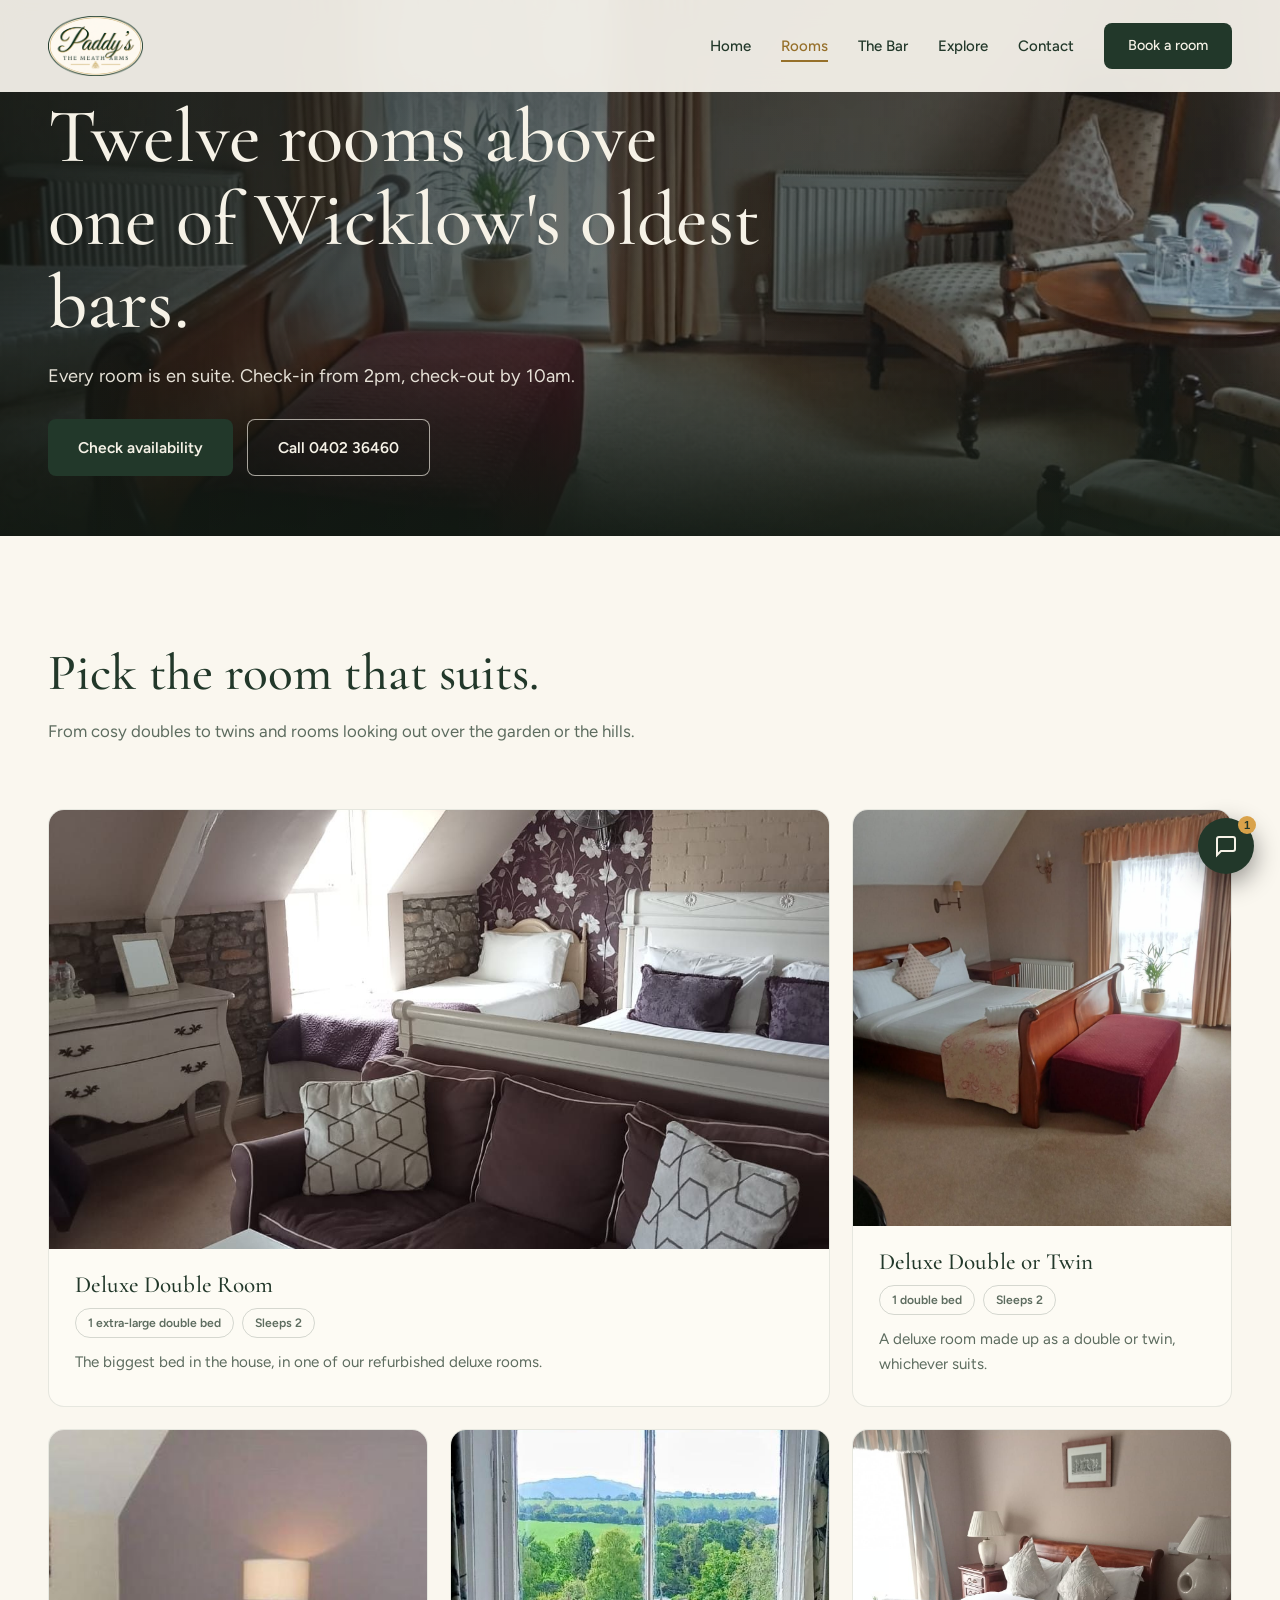
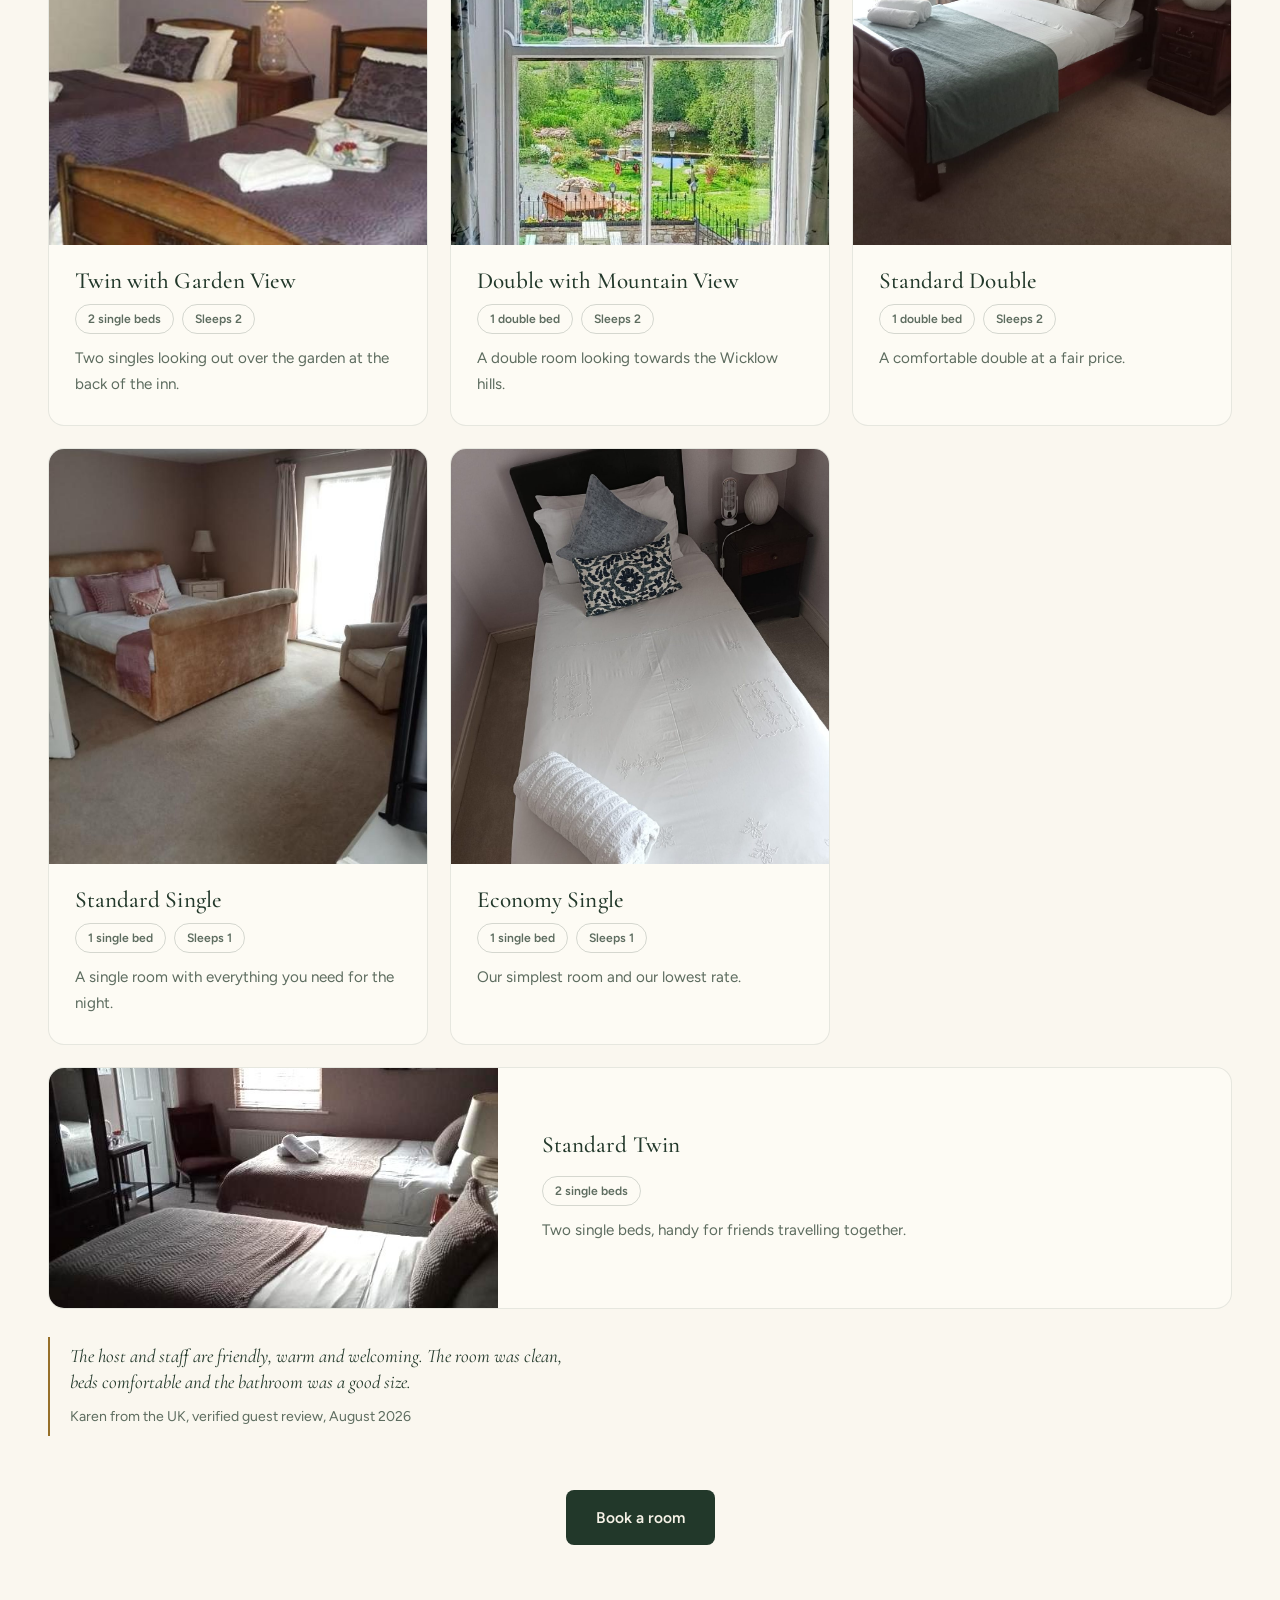
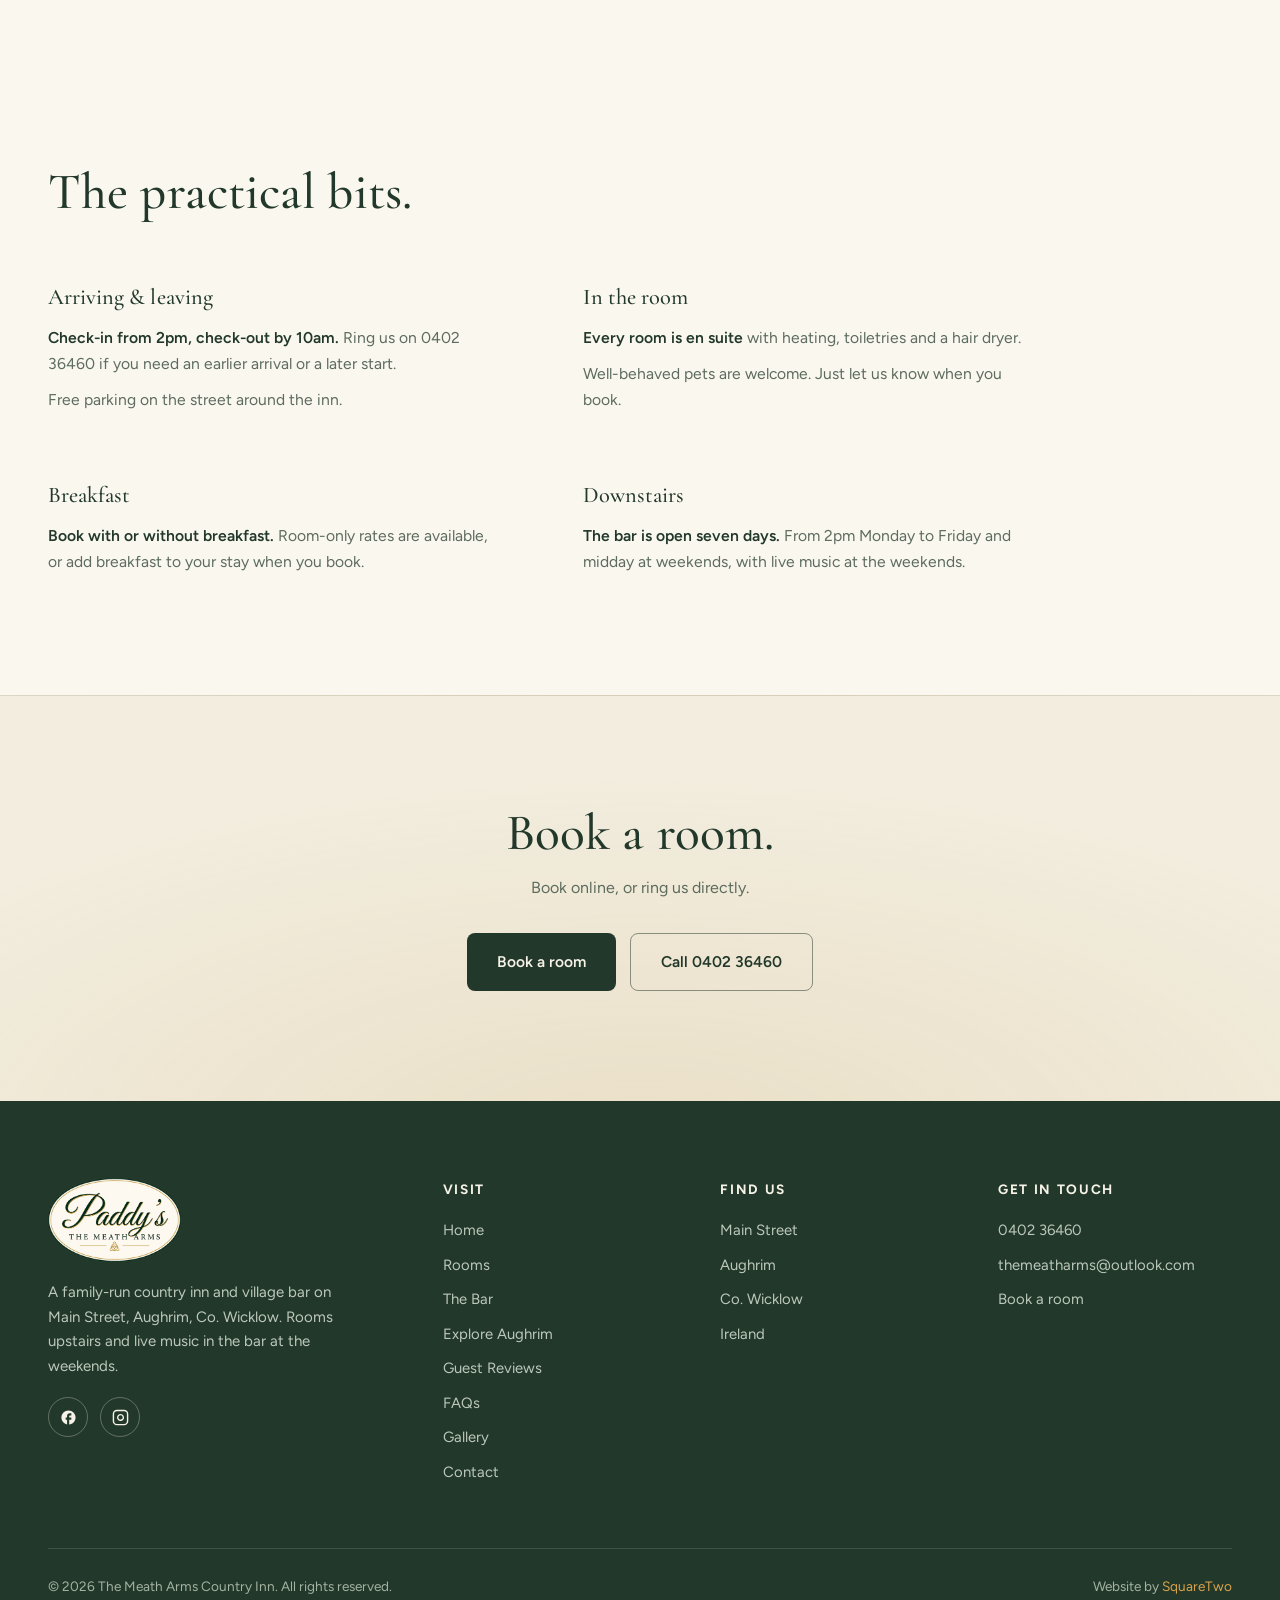
<file: rooms.html>
<!DOCTYPE html>
<html lang="en">
<head>
  <meta charset="UTF-8">
  <meta name="viewport" content="width=device-width, initial-scale=1.0">
  <meta name="theme-color" content="#faf7ef">
  <title>Rooms | The Meath Arms Country Inn, Aughrim, Co. Wicklow</title>
  <meta name="description" content="Twelve en suite rooms at The Meath Arms Country Inn in Aughrim, Co. Wicklow. Doubles, twins, garden and mountain views. Book online or call 0402 36460.">
  <meta name="robots" content="index, follow">
  <link rel="canonical" href="https://meatharms.vercel.app/rooms">

  <meta property="og:title" content="Rooms | The Meath Arms Country Inn, Aughrim">
  <meta property="og:description" content="Twelve en suite rooms above one of Wicklow's oldest village bars. Book online or call 0402 36460.">
  <meta property="og:url" content="https://meatharms.vercel.app/rooms">
  <meta property="og:type" content="website">
  <meta property="og:image" content="https://meatharms.vercel.app/images/deluxe-3.jpg">

  <link rel="preconnect" href="https://fonts.googleapis.com">
  <link rel="preconnect" href="https://fonts.gstatic.com" crossorigin>
  <link href="https://fonts.googleapis.com/css2?family=Cormorant+Garamond:ital,wght@0,500;0,600;1,500&family=Figtree:wght@400;500;600&display=swap" rel="stylesheet">
  <link rel="icon" type="image/svg+xml" href="/favicon.svg">
  <link rel="stylesheet" href="/styles.css">
</head>
<body>

  <!-- ===== NAV ===== -->
  <nav class="nav scrolled" id="nav">
    <div class="nav-inner">
      <a href="/" class="logo" aria-label="The Meath Arms, home">
        <img src="/images/logo-nav.png" alt="Paddy's, The Meath Arms" class="logo-img">
      </a>
      <ul class="nav-links" id="navLinks">
        <li><a href="/">Home</a></li>
        <li><a href="/rooms.html" class="active">Rooms</a></li>
        <li><a href="/bar.html">The Bar</a></li>
        <li><a href="/explore.html">Explore</a></li>
        <li><a href="/contact.html">Contact</a></li>
        <li><a href="/book.html" class="btn btn-primary">Book a room</a></li>
      </ul>
      <button class="hamburger" id="hamburger" aria-label="Menu">
        <span></span><span></span><span></span>
      </button>
    </div>
  </nav>

  <!-- ===== PAGE HERO ===== -->
  <header class="page-hero">
    <div class="hero-media">
      <img src="/images/deluxe-3.jpg" srcset="/images/deluxe-3-sm.jpg 600w, /images/deluxe-3.jpg 1200w" sizes="100vw" alt="A deluxe double room under the eaves at The Meath Arms" loading="eager" fetchpriority="high" style="object-position: center 60%;">
    </div>
    <div class="hero-scrim"></div>
    <div class="container hero-inner">
      <div class="hero-content" data-reveal>
        <h1>Twelve rooms above one of Wicklow's oldest bars.</h1>
        <p class="lead">Every room is en suite. Check-in from 2pm, check-out by 10am.</p>
        <div class="hero-ctas">
          <a href="/book.html" class="btn btn-primary">Check availability</a>
          <a href="tel:+35340236460" class="btn btn-ghost">Call 0402 36460</a>
        </div>
      </div>
    </div>
  </header>

  <!-- ===== ROOM GRID ===== -->
  <section>
    <div class="container">
      <div class="section-head" data-reveal>
        <h2>Pick the room that suits.</h2>
        <p>From cosy doubles to twins and rooms looking out over the garden or the hills.</p>
      </div>
      <div class="room-grid">
        <a class="room wide" href="/book.html" data-reveal>
          <div class="room-img"><img src="/images/deluxe-1.jpg" srcset="/images/deluxe-1-sm.jpg 600w, /images/deluxe-1.jpg 1200w" sizes="100vw" alt="Deluxe double room with a sofa under the eaves" loading="lazy"></div>
          <div class="room-body">
            <h3>Deluxe Double Room</h3>
            <div class="room-meta"><span>1 extra-large double bed</span><span>Sleeps 2</span></div>
            <p>The biggest bed in the house, in one of our refurbished deluxe rooms.</p>
          </div>
        </a>
        <a class="room slim" href="/book.html" data-reveal>
          <div class="room-img"><img src="/images/deluxe-2.jpg" srcset="/images/deluxe-2-sm.jpg 600w, /images/deluxe-2.jpg 1200w" sizes="(max-width: 900px) 100vw, 50vw" alt="Deluxe double or twin room" loading="lazy"></div>
          <div class="room-body">
            <h3>Deluxe Double or Twin</h3>
            <div class="room-meta"><span>1 double bed</span><span>Sleeps 2</span></div>
            <p>A deluxe room made up as a double or twin, whichever suits.</p>
          </div>
        </a>
        <a class="room slim" href="/book.html" data-reveal>
          <div class="room-img"><img src="/images/room-5.jpg" alt="Twin room with garden view" loading="lazy"></div>
          <div class="room-body">
            <h3>Twin with Garden View</h3>
            <div class="room-meta"><span>2 single beds</span><span>Sleeps 2</span></div>
            <p>Two singles looking out over the garden at the back of the inn.</p>
          </div>
        </a>
        <a class="room slim" href="/book.html" data-reveal>
          <div class="room-img"><img src="/images/room-3.jpg" alt="The view towards the hills from the Double Room with Mountain View" loading="lazy"></div>
          <div class="room-body">
            <h3>Double with Mountain View</h3>
            <div class="room-meta"><span>1 double bed</span><span>Sleeps 2</span></div>
            <p>A double room looking towards the Wicklow hills.</p>
          </div>
        </a>
        <a class="room slim" href="/book.html" data-reveal>
          <div class="room-img"><img src="/images/deluxe-5.jpg" srcset="/images/deluxe-5-sm.jpg 600w, /images/deluxe-5.jpg 1200w" sizes="(max-width: 900px) 100vw, 50vw" alt="Standard double room" loading="lazy"></div>
          <div class="room-body">
            <h3>Standard Double</h3>
            <div class="room-meta"><span>1 double bed</span><span>Sleeps 2</span></div>
            <p>A comfortable double at a fair price.</p>
          </div>
        </a>
        <a class="room slim" href="/book.html" data-reveal>
          <div class="room-img"><img src="/images/room-6.jpg" alt="Standard single room" loading="lazy"></div>
          <div class="room-body">
            <h3>Standard Single</h3>
            <div class="room-meta"><span>1 single bed</span><span>Sleeps 1</span></div>
            <p>A single room with everything you need for the night.</p>
          </div>
        </a>
        <a class="room slim" href="/book.html" data-reveal>
          <div class="room-img"><img src="/images/economy-1.jpg" srcset="/images/economy-1-sm.jpg 600w, /images/economy-1.jpg 1200w" sizes="(max-width: 900px) 100vw, 50vw" alt="Economy single room" loading="lazy"></div>
          <div class="room-body">
            <h3>Economy Single</h3>
            <div class="room-meta"><span>1 single bed</span><span>Sleeps 1</span></div>
            <p>Our simplest room and our lowest rate.</p>
          </div>
        </a>
        <a class="room row" href="/book.html" data-reveal>
          <div class="room-img"><img src="/images/room-9.jpg" alt="Standard twin room" loading="lazy"></div>
          <div class="room-body">
            <h3>Standard Twin</h3>
            <div class="room-meta"><span>2 single beds</span></div>
            <p>Two single beds, handy for friends travelling together.</p>
          </div>
        </a>
      </div>
      <blockquote class="mini-quote" data-reveal>
        <p>The host and staff are friendly, warm and welcoming. The room was clean, beds comfortable and the bathroom was a good size.</p>
        <cite>Karen from the UK, verified guest review, August 2026</cite>
      </blockquote>
      <div style="text-align:center; margin-top: 54px;" data-reveal>
        <a href="/book.html" class="btn btn-primary">Book a room</a>
      </div>
    </div>
  </section>

  <!-- ===== PRACTICAL ===== -->
  <section>
    <div class="container">
      <div class="section-head" data-reveal>
        <h2>The practical bits.</h2>
      </div>
      <div class="practical">
        <div class="practical-group" data-reveal>
          <h3>Arriving &amp; leaving</h3>
          <p><strong>Check-in from 2pm, check-out by 10am.</strong> Ring us on 0402 36460 if you need an earlier arrival or a later start.</p>
          <p>Free parking on the street around the inn.</p>
        </div>
        <div class="practical-group" data-reveal>
          <h3>In the room</h3>
          <p><strong>Every room is en suite</strong> with heating, toiletries and a hair dryer.</p>
          <p>Well-behaved pets are welcome. Just let us know when you book.</p>
        </div>
        <div class="practical-group" data-reveal>
          <h3>Breakfast</h3>
          <p><strong>Book with or without breakfast.</strong> Room-only rates are available, or add breakfast to your stay when you book.</p>
        </div>
        <div class="practical-group" data-reveal>
          <h3>Downstairs</h3>
          <p><strong>The bar is open seven days.</strong> From 2pm Monday to Friday and midday at weekends, with live music at the weekends.</p>
        </div>
      </div>
    </div>
  </section>

  <!-- ===== CTA ===== -->
  <section class="cta-banner">
    <div class="container" data-reveal>
      <h2>Book a room.</h2>
      <p>Book online, or ring us directly.</p>
      <div class="hero-ctas">
        <a href="/book.html" class="btn btn-primary">Book a room</a>
        <a href="tel:+35340236460" class="btn btn-ghost">Call 0402 36460</a>
      </div>
    </div>
  </section>

  <div id="footer-placeholder"></div>
  <div id="widgets-placeholder"></div>

  <script src="/script.js"></script>
</body>
</html>
</file>
<file: styles.css>
/* ============================================================
   THE MEATH ARMS - dark forest editorial
   Type: Cormorant Garamond (display) / Figtree (body)
   Shape rule: buttons/pills 8px, cards 16px, inputs 10px
   Theme: single committed dark theme, page-wide
   ============================================================ */

:root {
  --bg: #faf7ef;
  --bg-2: #f2edde;
  --panel: #fdfbf4;
  --line: rgba(30, 53, 39, 0.18);
  --line-soft: rgba(30, 53, 39, 0.1);
  --text: #22382a;
  --muted: #5d6c5f;
  --accent: #96702a;
  --accent-deep: #7d5c20;
  --accent-soft: rgba(150, 112, 42, 0.15);
  --scrim: rgba(15, 21, 16, 0.45);
  --shadow: 0 14px 36px rgba(30, 45, 35, 0.12);
  --r-card: 16px;
  --r-input: 10px;
  --maxw: 1240px;
}

* { box-sizing: border-box; margin: 0; padding: 0; }
html { scroll-behavior: smooth; }
body {
  font-family: 'Figtree', -apple-system, system-ui, sans-serif;
  background: var(--bg);
  color: var(--text);
  line-height: 1.65;
  -webkit-font-smoothing: antialiased;
  overflow-x: hidden;
}

h1, h2, h3 {
  font-family: 'Cormorant Garamond', Georgia, serif;
  font-weight: 500;
  line-height: 1.08;
  letter-spacing: 0.002em;
  color: var(--text);
}
h1 { font-size: clamp(2.7rem, 6vw, 4.9rem); }
h2 { font-size: clamp(2.1rem, 4vw, 3.3rem); }
h3 { font-size: 1.55rem; }
.italic { font-style: italic; color: var(--accent); }

a { color: var(--accent); text-decoration: none; }
a:hover { color: var(--text); }
img { max-width: 100%; display: block; }

.container { max-width: var(--maxw); margin: 0 auto; padding: 0 28px; }

p.lead { font-size: 1.14rem; color: var(--muted); }

.eyebrow {
  display: inline-block;
  font-size: 0.76rem;
  letter-spacing: 0.2em;
  text-transform: uppercase;
  color: var(--accent);
  font-weight: 600;
  margin-bottom: 16px;
}

/* ---------- Buttons. Pill everywhere. ---------- */
.btn {
  display: inline-flex;
  align-items: center;
  justify-content: center;
  gap: 10px;
  padding: 15px 30px;
  border-radius: 8px;
  font-weight: 600;
  font-size: 0.97rem;
  font-family: inherit;
  border: none;
  cursor: pointer;
  white-space: nowrap;
  transition: transform 0.22s ease, background 0.22s ease, color 0.22s ease, border-color 0.22s ease;
}
.btn:active { transform: translateY(1px) scale(0.99); }
.btn-primary { background: #22382a; color: #f6f2e7; }
.btn-primary:hover { background: #2f4c39; color: #f6f2e7; }
.btn-ghost {
  background: transparent;
  color: #22382a;
  border: 1.5px solid rgba(34, 56, 42, 0.5);
}
.btn-ghost:hover { background: #22382a; color: #f6f2e7; border-color: #22382a; }

/* ---------- Nav ---------- */
.nav {
  position: fixed;
  top: 0; left: 0; right: 0;
  z-index: 100;
  padding: 16px 0;
  background: rgba(250, 247, 239, 0.92);
  backdrop-filter: blur(12px);
  -webkit-backdrop-filter: blur(12px);
  transition: background 0.3s ease, padding 0.3s ease, box-shadow 0.3s ease;
}
.nav.scrolled {
  background: rgba(250, 247, 239, 0.95);
  backdrop-filter: blur(12px);
  -webkit-backdrop-filter: blur(12px);
  box-shadow: 0 1px 0 var(--line-soft);
  padding: 11px 0;
}
.nav-inner {
  display: flex;
  align-items: center;
  justify-content: space-between;
  max-width: var(--maxw);
  margin: 0 auto;
  padding: 0 28px;
}
.logo {
  display: flex;
  flex-direction: column;
  gap: 1px;
  line-height: 1.02;
  font-family: 'Cormorant Garamond', serif;
  font-size: 1.5rem;
  font-weight: 600;
  color: var(--text);
}
.logo:hover { color: var(--text); }
.logo .sub {
  font-family: 'Figtree', sans-serif;
  font-size: 0.58rem;
  letter-spacing: 0.32em;
  text-transform: uppercase;
  color: var(--accent);
  font-weight: 600;
}
.nav-links {
  display: flex;
  gap: 30px;
  align-items: center;
  list-style: none;
}
.nav-links a {
  color: var(--text);
  font-weight: 500;
  font-size: 0.94rem;
  position: relative;
}
.nav-links a:hover { color: var(--accent); }
.nav-links a.active { color: var(--accent); }
.nav-links a.active::after {
  content: '';
  position: absolute;
  bottom: -7px; left: 0; right: 0;
  height: 1.5px;
  background: var(--accent);
}
.nav-links a.btn { padding: 11px 24px; font-size: 0.9rem; }
.nav-links a.btn.active::after { display: none; }

.hamburger {
  display: none;
  background: none;
  border: none;
  cursor: pointer;
  width: 44px; height: 44px;
  padding: 10px;
  z-index: 101;
}
.hamburger span {
  display: block;
  width: 24px; height: 2px;
  background: var(--text);
  margin: 5px auto;
  transition: 0.3s;
}
.hamburger.active span:nth-child(1) { transform: rotate(45deg) translate(6px, 6px); }
.hamburger.active span:nth-child(2) { opacity: 0; }
.hamburger.active span:nth-child(3) { transform: rotate(-45deg) translate(7px, -7px); }

/* ---------- Hero (full-bleed, left-aligned) ---------- */
.hero {
  position: relative;
  display: flex;
  align-items: flex-end;
  min-height: 94dvh;
  padding: 96px 0 84px;
  overflow: hidden;
}
.hero-media { position: absolute; inset: 0; }
.hero-media img {
  width: 100%; height: 100%;
  object-fit: cover;
  object-position: center 55%;
}
.hero-scrim {
  position: absolute;
  inset: 0;
  background:
    linear-gradient(90deg, rgba(15, 21, 16, 0.72) 0%, rgba(10, 15, 12, 0.45) 48%, rgba(10, 15, 12, 0.12) 100%),
    linear-gradient(0deg, rgba(24, 34, 25, 0.92) 0%, rgba(24, 34, 25, 0.25) 34%, rgba(10, 15, 12, 0.3) 100%);
}
.hero-inner { position: relative; z-index: 2; width: 100%; }
.hero-content { max-width: 660px; }
.hero h1 { margin-bottom: 22px; }
.hero p.lead { color: rgba(236, 231, 218, 0.88); max-width: 480px; margin-bottom: 34px; }
.hero-ctas { display: flex; gap: 14px; flex-wrap: wrap; }

/* Sub-page hero: image band, shorter */
.page-hero {
  position: relative;
  display: flex;
  align-items: flex-end;
  min-height: 56dvh;
  padding: 96px 0 60px;
  overflow: hidden;
}
.page-hero .hero-content { max-width: 720px; }
.page-hero h1 { margin-bottom: 16px; }
.page-hero p.lead { max-width: 560px; color: rgba(236, 231, 218, 0.88); }
.page-hero .hero-ctas { margin-top: 28px; }
.page-note {
  margin-top: 18px;
  font-size: 0.9rem;
  color: rgba(236, 231, 218, 0.75);
  font-style: italic;
}

/* ---------- Sections ---------- */
section { padding: 110px 0; }
.section-head { max-width: 640px; margin-bottom: 64px; }
.section-head p { color: var(--muted); margin-top: 16px; font-size: 1.05rem; }
.section-head.center { margin-left: auto; margin-right: auto; text-align: center; }

/* ---------- Editorial split (story) ---------- */
.split {
  display: grid;
  grid-template-columns: 5fr 6fr;
  gap: 84px;
  align-items: center;
}
.split.flip { grid-template-columns: 6fr 5fr; }
.split-media { position: relative; }
.split-media .frame {
  margin: 0;
  border-radius: var(--r-card);
  overflow: hidden;
  box-shadow: var(--shadow);
}
.split-media .frame img { width: 100%; height: 100%; object-fit: cover; }
.frame.tall { aspect-ratio: 4 / 5; }
.frame.wide { aspect-ratio: 4 / 3; }
.split-media .inset {
  position: absolute;
  right: -28px; bottom: -36px;
  width: 46%;
  margin: 0;
  border-radius: var(--r-card);
  overflow: hidden;
  aspect-ratio: 1;
  border: 5px solid var(--bg);
  box-shadow: var(--shadow);
}
.split-media .inset img { width: 100%; height: 100%; object-fit: cover; }
.split-body h2 { margin-bottom: 22px; max-width: 16ch; }
.split-body p { color: var(--muted); margin-bottom: 16px; max-width: 54ch; }
.split-body p.opener { color: var(--text); font-size: 1.16rem; }
.split-body .btn { margin-top: 16px; }

.figures {
  display: flex;
  gap: 52px;
  margin: 34px 0 8px;
  padding-top: 26px;
  border-top: 1px solid var(--line-soft);
}
.figure .num {
  font-family: 'Cormorant Garamond', serif;
  font-size: 2.9rem;
  line-height: 1;
  color: var(--accent);
}
.figure .label { font-size: 0.88rem; color: var(--muted); margin-top: 6px; }

/* Cross-fade slideshow inside a frame */
.fade-set { position: relative; background: var(--panel); }
.fade-set img { position: absolute; inset: 0; opacity: 0; animation: fadeSet 18s infinite; }
.fade-set img:nth-child(2) { animation-delay: 6s; }
.fade-set img:nth-child(3) { animation-delay: 12s; }
@keyframes fadeSet {
  0% { opacity: 0; } 3% { opacity: 1; } 30% { opacity: 1; } 36% { opacity: 0; } 100% { opacity: 0; }
}

/* ---------- Rooms teaser (asymmetric feature) ---------- */
.feature {
  display: grid;
  grid-template-columns: 7fr 5fr;
  gap: 0;
  border-radius: var(--r-card);
  overflow: hidden;
  background: var(--panel);
  box-shadow: var(--shadow);
}
.feature-media { min-height: 480px; position: relative; }
.feature-media img {
  position: absolute; inset: 0;
  width: 100%; height: 100%;
  object-fit: cover;
}
.feature-body { padding: 56px 52px; display: flex; flex-direction: column; justify-content: center; }
.feature-body h2 { margin-bottom: 16px; }
.feature-body > p { color: var(--muted); margin-bottom: 26px; }
.tick-list { list-style: none; margin-bottom: 32px; }
.tick-list li {
  padding: 11px 0 11px 30px;
  position: relative;
  color: var(--text);
  font-size: 0.98rem;
  border-bottom: 1px solid var(--line-soft);
}
.tick-list li:last-child { border-bottom: none; }
.tick-list li::before {
  content: '';
  position: absolute;
  left: 2px; top: 19px;
  width: 12px; height: 7px;
  border-left: 2px solid var(--accent);
  border-bottom: 2px solid var(--accent);
  transform: rotate(-45deg);
}
.feature-body .hero-ctas { gap: 12px; }

/* ---------- Photo band (bar section on home) ---------- */
.band {
  position: relative;
  padding: 150px 0;
  overflow: hidden;
}
.band-media { position: absolute; inset: 0; }
.band-media img { width: 100%; height: 100%; object-fit: cover; object-position: center 40%; }
.band-scrim {
  position: absolute; inset: 0;
  background: linear-gradient(90deg, rgba(15, 21, 16, 0.82) 0%, rgba(10, 15, 12, 0.72) 46%, rgba(10, 15, 12, 0.3) 100%);
}
.band .container { position: relative; z-index: 2; }
.band-panel { max-width: 520px; }
.band-panel h2 { margin-bottom: 16px; }
.band-panel > p { color: rgba(236, 231, 218, 0.85); margin-bottom: 28px; }
.hours {
  border-top: 1px solid var(--line);
  margin-bottom: 30px;
}
.hours-row {
  display: flex;
  justify-content: space-between;
  gap: 20px;
  padding: 13px 2px;
  border-bottom: 1px solid var(--line);
  font-size: 0.97rem;
}
.hours-row span:first-child { color: var(--text); font-weight: 600; }
.hours-row span:last-child { color: var(--muted); }

/* ---------- Location strip ---------- */
.location {
  background: var(--bg-2);
}
.location .split-body h2 { max-width: 20ch; }

/* ---------- Guest words ---------- */
.guest-words { text-align: center; }
.big-quote {
  max-width: 780px;
  margin: 0 auto 40px;
  font-family: 'Cormorant Garamond', serif;
  font-size: clamp(1.6rem, 3vw, 2.3rem);
  font-style: italic;
  line-height: 1.35;
  color: var(--text);
}
.big-quote.quoted::before { content: '\201C'; color: var(--accent); }
.big-quote.quoted::after { content: '\201D'; color: var(--accent); }
.quote-attr { color: var(--muted); font-size: 0.92rem; margin-bottom: 44px; }
.quote-rotator { display: grid; }
.quote-slide { grid-area: 1 / 1; opacity: 0; transition: opacity 0.9s ease; pointer-events: none; }
.quote-slide.is-active { opacity: 1; pointer-events: auto; }
.mention-row {
  display: flex;
  justify-content: center;
  gap: 14px;
  flex-wrap: wrap;
}
.mention {
  padding: 11px 22px;
  border: 1px solid var(--line);
  border-radius: 999px;
  color: var(--muted);
  font-size: 0.92rem;
}
.mention strong { color: var(--text); font-weight: 600; }

/* ---------- CTA banner ---------- */
.cta-banner {
  background:
    radial-gradient(ellipse 70% 90% at 50% 110%, rgba(185, 138, 60, 0.14), transparent),
    var(--bg-2);
  border-top: 1px solid var(--line-soft);
  text-align: center;
}
.cta-banner h2 { margin-bottom: 14px; }
.cta-banner p { color: var(--muted); max-width: 480px; margin: 0 auto 32px; }
.cta-banner .hero-ctas { justify-content: center; }

/* ---------- Rooms page grid ---------- */
.room-grid {
  display: grid;
  grid-template-columns: repeat(6, 1fr);
  gap: 22px;
}
.room {
  position: relative;
  border-radius: var(--r-card);
  overflow: hidden;
  background: var(--panel);
  display: flex;
  flex-direction: column;
}
.room-img { position: relative; overflow: hidden; }
.room-img img {
  width: 100%; height: 100%;
  object-fit: cover;
  transition: transform 0.6s ease;
}
.room:hover .room-img img { transform: scale(1.04); }
.room-body { padding: 24px 26px 28px; }
.room-body h3 { margin-bottom: 8px; font-size: 1.45rem; }
.room-body p { color: var(--muted); font-size: 0.95rem; }
.room-meta {
  display: flex;
  flex-wrap: wrap;
  gap: 8px;
  margin: 10px 0 12px;
}
.room-meta span {
  font-size: 0.76rem;
  font-weight: 600;
  color: var(--muted);
  border: 1px solid var(--line);
  border-radius: 999px;
  padding: 4px 12px;
}
.room.wide { grid-column: span 4; }
.room.slim { grid-column: span 2; }
.room.wide .room-img { aspect-ratio: 16 / 9; }
.room.slim .room-img { aspect-ratio: 4 / 4.4; }
.room.row {
  grid-column: span 6;
  flex-direction: row;
  align-items: stretch;
}
.room.row .room-img { width: 38%; min-height: 240px; aspect-ratio: auto; }
.room.row .room-img img { position: absolute; inset: 0; }
.room.row .room-body { flex: 1; display: flex; flex-direction: column; justify-content: center; padding: 36px 44px; }

/* ---------- Practical details (grouped, no cards) ---------- */
.practical {
  display: grid;
  grid-template-columns: 1fr 1fr;
  gap: 60px 90px;
  max-width: 980px;
}
.practical-group h3 { margin-bottom: 16px; font-size: 1.4rem; }
.practical-group p { color: var(--muted); font-size: 0.98rem; margin-bottom: 10px; }
.practical-group p strong { color: var(--text); font-weight: 600; }

/* ---------- Gallery marquee ---------- */
.gallery-section { padding-bottom: 0; }
.carousel {
  width: 100%;
  overflow: hidden;
  padding: 10px 0 26px;
  -webkit-mask-image: linear-gradient(90deg, transparent 0, #000 6%, #000 94%, transparent 100%);
  mask-image: linear-gradient(90deg, transparent 0, #000 6%, #000 94%, transparent 100%);
}
.carousel-track {
  display: flex;
  width: max-content;
  animation: carouselScroll 66s linear infinite;
}
.carousel:hover .carousel-track { animation-play-state: paused; }
.carousel-item {
  flex: 0 0 auto;
  width: 340px;
  margin-right: 18px;
  aspect-ratio: 4 / 3;
  border-radius: var(--r-card);
  overflow: hidden;
}
.carousel-item img { width: 100%; height: 100%; object-fit: cover; }
@keyframes carouselScroll {
  from { transform: translateX(0); }
  to { transform: translateX(-50%); }
}

/* ---------- Contact ---------- */
.contact-grid {
  display: grid;
  grid-template-columns: 5fr 6fr;
  gap: 80px;
}
.contact-info h3 { margin-bottom: 6px; }
.contact-info > p { color: var(--muted); margin-bottom: 30px; }
.contact-line {
  display: flex;
  justify-content: space-between;
  align-items: baseline;
  gap: 20px;
  padding: 15px 2px;
  border-bottom: 1px solid var(--line-soft);
}
.contact-line .k { color: var(--muted); font-size: 0.86rem; text-transform: uppercase; letter-spacing: 0.08em; font-weight: 600; }
.contact-line .v { font-size: 1.02rem; color: var(--text); text-align: right; }
.contact-line .v a { color: var(--text); }
.contact-line .v a:hover { color: var(--accent); }

.form {
  background: var(--panel);
  border: 1px solid var(--line-soft);
  border-radius: var(--r-card);
  padding: 40px;
}
.form-row { display: grid; grid-template-columns: 1fr 1fr; gap: 16px; }
.form-field { margin-bottom: 16px; }
.form label {
  display: block;
  font-size: 0.85rem;
  font-weight: 600;
  color: var(--text);
  margin-bottom: 7px;
}
.form input, .form textarea, .form select {
  width: 100%;
  padding: 13px 15px;
  border: 1px solid var(--line);
  border-radius: var(--r-input);
  font-family: inherit;
  font-size: 0.96rem;
  color: var(--text);
  background: var(--bg);
  transition: border-color 0.2s ease;
}
.form input::placeholder, .form textarea::placeholder { color: rgba(169, 178, 164, 0.65); }
.form input:focus, .form textarea:focus, .form select:focus {
  outline: 2px solid transparent;
  border-color: var(--accent);
  box-shadow: 0 0 0 3px var(--accent-soft);
}
.form textarea { resize: vertical; min-height: 130px; }
.form .btn { width: 100%; margin-top: 6px; }

.map-wrap {
  border-radius: var(--r-card);
  overflow: hidden;
  border: 1px solid var(--line-soft);
  filter: saturate(0.85);
}

/* ---------- Footer ---------- */
footer {
  background: #141d16;
  border-top: 1px solid var(--line-soft);
  color: var(--muted);
  padding: 76px 0 32px;
}
.footer-grid {
  display: grid;
  grid-template-columns: 1.5fr 1fr 1fr 1fr;
  gap: 44px;
  margin-bottom: 54px;
}
footer h4 {
  font-family: 'Figtree', sans-serif;
  color: var(--text);
  font-size: 0.85rem;
  text-transform: uppercase;
  letter-spacing: 0.12em;
  margin-bottom: 18px;
}
footer .logo { margin-bottom: 16px; }
footer .tagline { max-width: 300px; font-size: 0.94rem; }
footer ul { list-style: none; }
footer ul li { margin-bottom: 10px; font-size: 0.93rem; }
footer ul li a { color: var(--muted); }
footer ul li a:hover { color: var(--accent); }
.socials { display: flex; gap: 12px; margin-top: 18px; }
.socials a {
  width: 40px; height: 40px;
  border: 1px solid var(--line);
  border-radius: 999px;
  display: grid;
  place-items: center;
  color: var(--text);
  transition: border-color 0.25s ease, color 0.25s ease;
}
.socials a:hover { border-color: var(--accent); color: var(--accent); }
.socials a svg { width: 17px; height: 17px; }
.footer-bottom {
  border-top: 1px solid var(--line-soft);
  padding-top: 26px;
  display: flex;
  justify-content: space-between;
  flex-wrap: wrap;
  gap: 14px;
  font-size: 0.85rem;
}

/* ---------- Chat widget ---------- */
.chat-button {
  position: fixed;
  bottom: 26px; right: 26px;
  width: 56px; height: 56px;
  background: var(--accent);
  color: #171208;
  border: none;
  border-radius: 999px;
  cursor: pointer;
  box-shadow: 0 8px 26px rgba(0, 0, 0, 0.45);
  z-index: 90;
  display: grid;
  place-items: center;
  transition: transform 0.25s ease;
}
.chat-button:hover { transform: scale(1.07); }
.chat-button svg { width: 24px; height: 24px; }
.chat-badge {
  position: absolute;
  top: -2px; right: -2px;
  width: 18px; height: 18px;
  background: var(--text);
  color: #171208;
  border-radius: 999px;
  font-size: 0.7rem;
  display: grid;
  place-items: center;
  font-weight: 700;
}
.chat-window {
  position: fixed;
  bottom: 96px; right: 26px;
  width: 360px;
  max-width: calc(100vw - 40px);
  max-height: 540px;
  background: var(--panel);
  border: 1px solid var(--line-soft);
  border-radius: var(--r-card);
  box-shadow: 0 24px 60px rgba(0, 0, 0, 0.55);
  display: none;
  flex-direction: column;
  overflow: hidden;
  z-index: 95;
}
.chat-window.active { display: flex; }
.chat-header {
  background: #141d16;
  padding: 16px 18px;
  display: flex;
  justify-content: space-between;
  align-items: center;
}
.chat-header-info { display: flex; gap: 12px; align-items: center; }
.chat-avatar {
  width: 38px; height: 38px;
  background: var(--accent);
  color: #171208;
  border-radius: 999px;
  display: grid;
  place-items: center;
  font-family: 'Cormorant Garamond', serif;
  font-weight: 600;
  font-size: 1.15rem;
}
.chat-name { font-weight: 600; font-size: 0.96rem; color: var(--text); }
.chat-status { font-size: 0.78rem; color: var(--muted); }
.chat-close {
  background: none;
  border: none;
  color: var(--text);
  cursor: pointer;
  font-size: 1.4rem;
  padding: 4px 8px;
  border-radius: 8px;
}
.chat-close:hover { background: rgba(236, 231, 218, 0.11); }
.chat-body { flex: 1; padding: 18px; overflow-y: auto; max-height: 340px; }
.msg {
  margin-bottom: 12px;
  max-width: 84%;
  padding: 10px 14px;
  border-radius: 14px;
  font-size: 0.92rem;
  line-height: 1.45;
}
.msg.bot { background: var(--bg); color: var(--text); border-bottom-left-radius: 4px; }
.msg.user { background: var(--accent); color: #171208; margin-left: auto; border-bottom-right-radius: 4px; }
.quick-replies { display: flex; flex-wrap: wrap; gap: 8px; padding: 0 18px 14px; }
.chip {
  background: transparent;
  border: 1px solid var(--line);
  color: var(--text);
  padding: 8px 14px;
  border-radius: 999px;
  font-size: 0.83rem;
  cursor: pointer;
  font-family: inherit;
  transition: border-color 0.2s ease, color 0.2s ease;
}
.chip:hover { border-color: var(--accent); color: var(--accent); }
.chat-footer { border-top: 1px solid var(--line-soft); padding: 12px 14px; display: flex; gap: 8px; }
.chat-input {
  flex: 1;
  padding: 10px 15px;
  border: 1px solid var(--line);
  border-radius: 999px;
  font-family: inherit;
  font-size: 0.92rem;
  background: var(--bg);
  color: var(--text);
  outline: none;
}
.chat-input:focus { border-color: var(--accent); }
.chat-send {
  background: var(--accent);
  color: #171208;
  border: none;
  width: 40px; height: 40px;
  border-radius: 999px;
  cursor: pointer;
  display: grid;
  place-items: center;
}
.chat-send svg { width: 15px; height: 15px; }
.chat-handoff { padding: 10px 14px; border-top: 1px solid var(--line-soft); }
.chat-handoff a {
  display: flex;
  align-items: center;
  justify-content: center;
  gap: 8px;
  width: 100%;
  background: transparent;
  border: 1.5px solid var(--accent);
  color: var(--accent);
  padding: 10px;
  border-radius: 999px;
  font-size: 0.88rem;
  font-weight: 600;
}
.chat-handoff a:hover { background: var(--accent); color: #171208; }

/* ---------- Reveal ---------- */
[data-reveal] {
  opacity: 0;
  transform: translateY(26px);
  transition: opacity 0.7s ease, transform 0.7s cubic-bezier(0.16, 1, 0.3, 1);
}
@media (prefers-reduced-motion: reduce) {
  [data-reveal] { opacity: 1; transform: none; transition: none; }
  .carousel-track { animation: none; }
  .carousel { overflow-x: auto; }
  .fade-set img { animation: none; opacity: 0; }
  .fade-set img:first-child { opacity: 1; }
  .quote-slide { transition: none; }
  html { scroll-behavior: auto; }
}

/* ---------- Responsive ---------- */
@media (max-width: 1024px) {
  .split, .split.flip { gap: 56px; }
}

@media (max-width: 900px) {
  .nav-links {
    position: fixed;
    inset: 0;
    background: var(--bg);
    flex-direction: column;
    justify-content: center;
    gap: 30px;
    font-size: 1.35rem;
    transform: translateX(100%);
    transition: transform 0.35s ease;
    padding: 90px 28px 40px;
  }
  .nav-links.active { transform: translateX(0); }
  .nav-links a { font-family: 'Cormorant Garamond', serif; font-size: 1.7rem; }
  .nav-links a.btn { font-family: 'Figtree', sans-serif; font-size: 1rem; }
  body.menu-open { overflow: hidden; }
  body.menu-open .nav { backdrop-filter: none; -webkit-backdrop-filter: none; }
  body.menu-open .chat-button, body.menu-open .chat-window { display: none; }
  .hamburger { display: block; }

  .hero { min-height: 86dvh; padding: 110px 0 64px; }
  .page-hero { min-height: 46dvh; padding: 110px 0 48px; }
  .hero-ctas .btn { flex: 1; }

  section { padding: 80px 0; }
  .split, .split.flip { grid-template-columns: 1fr; gap: 44px; }
  .split-media { max-width: 470px; }
  .split-media .inset { right: 0; bottom: -28px; }
  .figures { gap: 36px; }

  .feature { grid-template-columns: 1fr; }
  .feature-media { min-height: 300px; }
  .feature-body { padding: 40px 30px; }

  .band { padding: 100px 0; }
  .band-scrim {
    background: linear-gradient(0deg, rgba(15, 21, 16, 0.84) 0%, rgba(10, 15, 12, 0.62) 100%);
  }

  .room.wide, .room.slim { grid-column: span 6; }
  .room.wide .room-img, .room.slim .room-img { aspect-ratio: 16 / 10; }
  .room.row { flex-direction: column; }
  .room.row .room-img { width: 100%; min-height: 0; aspect-ratio: 16 / 10; position: relative; }
  .room.row .room-body { padding: 24px 26px 28px; }

  .practical { grid-template-columns: 1fr; gap: 40px; }
  .contact-grid { grid-template-columns: 1fr; gap: 48px; }
  .footer-grid { grid-template-columns: 1fr 1fr; gap: 34px; }
  .form-row { grid-template-columns: 1fr; gap: 0; }
}

@media (max-width: 540px) {
  .container, .nav-inner { padding-left: 20px; padding-right: 20px; }
  .footer-grid { grid-template-columns: 1fr; }
  .footer-bottom { flex-direction: column; align-items: flex-start; }
  .form { padding: 26px 22px; }
  .carousel-item { width: 250px; }
  .chat-window { right: 20px; left: 20px; max-width: none; }
  .figures { flex-wrap: wrap; gap: 26px; }
}

/* ---------- Logo image ---------- */
.logo-img { height: 60px; width: auto; display: block; }
.nav.scrolled .logo-img { height: 50px; transition: height 0.3s ease; }
.footer-logo { height: 84px; width: auto; margin-bottom: 18px; }
@media (max-width: 540px) {
  .logo-img { height: 48px; }
}

/* ---------- Centered hero variant ---------- */
.hero.centered { align-items: center; }
.hero.centered .hero-content { max-width: 820px; margin: 0 auto; text-align: center; }
.hero.centered h1 { font-size: clamp(3.2rem, 8vw, 6rem); margin-bottom: 30px; }
.hero.centered .hero-ctas { justify-content: center; }
.hero.centered .hero-scrim {
  background:
    radial-gradient(ellipse 70% 60% at 50% 55%, rgba(15, 21, 16, 0.45), rgba(10, 15, 12, 0.28)),
    linear-gradient(0deg, rgba(24, 34, 25, 0.92) 0%, rgba(15, 21, 18, 0.15) 30%, rgba(10, 15, 12, 0.35) 100%);
}
.btn-rect { border-radius: 6px; }

/* ---------- Mini quotes (real Booking.com reviews) ---------- */
.mini-quote {
  border-left: 2px solid var(--accent);
  padding: 6px 0 6px 20px;
  margin-top: 28px;
  max-width: 54ch;
}
.mini-quote p {
  font-family: 'Cormorant Garamond', serif;
  font-style: italic;
  font-size: 1.18rem;
  line-height: 1.4;
  color: var(--text);
  margin-bottom: 8px;
}
.mini-quote cite {
  font-style: normal;
  font-size: 0.88rem;
  color: var(--muted);
}

/* ---------- Scroll cue ---------- */
.scroll-cue {
  position: absolute;
  bottom: 26px;
  left: 50%;
  transform: translateX(-50%);
  z-index: 3;
  display: grid;
  place-items: center;
  width: 44px; height: 44px;
  border-radius: 999px;
  border: 1.5px solid rgba(236, 231, 218, 0.55);
  color: var(--text);
}
.scroll-cue:hover { color: var(--accent); border-color: var(--accent); }
.scroll-cue svg { width: 18px; height: 18px; animation: cueBob 2.2s ease-in-out infinite; }
@keyframes cueBob {
  0%, 100% { transform: translateY(-2px); }
  50% { transform: translateY(4px); }
}
@media (prefers-reduced-motion: reduce) {
  .scroll-cue svg { animation: none; }
}

/* ---------- Mobile polish ---------- */
@media (max-width: 900px) {
  .hero.centered { min-height: 72dvh; padding: 100px 0 70px; }
  .hero.centered h1 { margin-bottom: 24px; }
  /* 16px inputs stop iOS zooming the form on focus */
  .form input, .form textarea, .form select, .chat-input { font-size: 16px; }
  .band { background-attachment: scroll; }
}
@media (max-width: 540px) {
  section { padding: 64px 0; }
  .hero-ctas { gap: 10px; }
  .scroll-cue { bottom: 18px; }
  .big-quote { font-size: 1.45rem; }
  .feature-body { padding: 32px 24px; }
  .split-body h2, .section-head h2 { font-size: 1.9rem; }
}

/* ---------- Split hero: text left, image bleeds right ---------- */
.hero-split {
  display: grid;
  grid-template-columns: minmax(400px, 4fr) 8fr;
  align-items: stretch;
  min-height: 78dvh;
  padding-top: 92px;
  background: var(--bg);
}
.hs-text {
  display: flex;
  flex-direction: column;
  justify-content: center;
  padding: 60px 56px 60px max(28px, calc((100vw - 1240px) / 2 + 28px));
}
.hs-text h1 { margin-bottom: 18px; font-size: clamp(2.6rem, 3.6vw, 3.9rem); }
.hs-text .lead { max-width: 34ch; margin-bottom: 34px; }
.hs-text .hero-ctas { flex-direction: column; align-items: flex-start; gap: 12px; }
.hs-text .hero-ctas .btn { width: 240px; }
.hs-media { position: relative; min-height: 480px; }
.hs-media img {
  position: absolute;
  inset: 0;
  width: 100%;
  height: 100%;
  object-fit: cover;
  object-position: center 60%;
}
@media (max-width: 900px) {
  .hero-split { grid-template-columns: 1fr; min-height: 0; padding-top: 76px; }
  .hs-media { order: -1; min-height: 0; aspect-ratio: 16 / 11; }
  .hs-media img { position: absolute; }
  .hs-text { padding: 40px 20px 56px; }
  .hs-text .lead { margin-bottom: 28px; }
}

/* ---------- Fade-bleed hero: image right, dissolving into the page ---------- */
.hero-fade {
  position: relative;
  display: flex;
  align-items: center;
  min-height: 88dvh;
  padding: 110px 0 70px;
  overflow: hidden;
  background: var(--bg);
}
.hf-media {
  position: absolute;
  top: 0; right: 0; bottom: 0;
  width: 76%;
}
.hf-media img {
  width: 100%; height: 100%;
  object-fit: cover;
  object-position: center 58%;
}
.hf-media::after {
  content: '';
  position: absolute;
  inset: 0;
  background:
    linear-gradient(90deg, #faf7ef 0%, rgba(250, 247, 239, 0.92) 10%, rgba(250, 247, 239, 0.5) 30%, rgba(250, 247, 239, 0) 52%),
    linear-gradient(0deg, #faf7ef 0%, rgba(250, 247, 239, 0) 24%),
    linear-gradient(180deg, rgba(250, 247, 239, 0.55) 0%, rgba(250, 247, 239, 0) 22%);
}
.hf-inner { position: relative; z-index: 2; width: 100%; }
.hf-text { max-width: 520px; }
.hf-text h1 { margin-bottom: 18px; font-size: clamp(2.8rem, 4.4vw, 4.4rem); }
.hf-text .lead { max-width: 38ch; margin-bottom: 34px; color: var(--muted); }

@media (max-width: 900px) {
  .hero-fade { min-height: 78dvh; align-items: flex-end; padding: 100px 0 56px; }
  .hf-media { width: 100%; }
  .hf-media::after {
    background:
      linear-gradient(0deg, #faf7ef 0%, rgba(250, 247, 239, 0.85) 26%, rgba(250, 247, 239, 0.15) 60%, rgba(250, 247, 239, 0.2) 100%);
  }
  .hf-text .hero-ctas .btn { flex: 1; }
}

/* ---------- Homepage v2: intro triptych + room trio ---------- */
.intro-head { max-width: 720px; margin-bottom: 56px; }
.intro-head h2 { margin-bottom: 16px; }
.intro-head p { color: var(--muted); font-size: 1.08rem; }
.trio {
  display: grid;
  grid-template-columns: 5fr 4fr 3fr;
  gap: 18px;
}
.trio figure {
  margin: 0;
  border-radius: var(--r-card);
  overflow: hidden;
  height: 380px;
}
.trio img { width: 100%; height: 100%; object-fit: cover; }

.tease-head {
  display: flex;
  align-items: baseline;
  justify-content: space-between;
  gap: 20px;
  flex-wrap: wrap;
  margin-bottom: 44px;
}
.room-trio {
  display: grid;
  grid-template-columns: repeat(3, 1fr);
  gap: 18px;
}
.room-trio .room-img { aspect-ratio: 4 / 3; }
.room-trio .room-body { padding: 20px 22px 24px; }
.room-trio .room-body h3 { font-size: 1.3rem; margin-bottom: 6px; }
.room-trio .room-meta { margin: 6px 0 0; }
.tease-note {
  margin-top: 28px;
  color: var(--muted);
  font-size: 0.95rem;
}

@media (max-width: 900px) {
  .trio { grid-template-columns: 1fr 1fr; }
  .trio figure { height: 220px; }
  .trio figure:first-child { grid-column: span 2; height: 260px; }
  .room-trio { grid-template-columns: 1fr; }
  .tease-head { flex-direction: column; align-items: flex-start; gap: 14px; }
}

/* ---------- Light theme overrides ---------- */
.room { border: 1px solid var(--line-soft); }
.mention { background: var(--panel); }
.tick-list li::before { border-color: var(--accent-deep); }

/* Sub-page heroes keep cream text over their dark-scrimmed photos */
.page-hero h1, .page-hero p.lead { color: #f6f2e7; }
.page-hero p.lead { color: rgba(246, 242, 231, 0.92); }
.page-note { color: rgba(246, 242, 231, 0.85); }
.page-hero .btn-ghost { color: #f6f2e7; border-color: rgba(246, 242, 231, 0.65); background: rgba(15, 20, 15, 0.2); }
.page-hero .btn-ghost:hover { background: #f6f2e7; color: #22382a; border-color: #f6f2e7; }

/* Footer + chat stay deep green, gold links */
footer { background: #22382a; color: #bcc8bb; }
footer h4 { color: #f6f2e7; }
footer ul li a { color: #bcc8bb; }
footer ul li a:hover { color: #d9a24a; }
footer .tagline { color: #bcc8bb; }
.footer-bottom { border-top-color: rgba(246, 242, 231, 0.14); color: #a3b1a1; }
.footer-bottom a { color: #d9a24a; }
.socials a { border-color: rgba(246, 242, 231, 0.3); color: #f6f2e7; }
.socials a:hover { border-color: #d9a24a; color: #d9a24a; }

.chat-button { background: #22382a; color: #f6f2e7; }
.chat-badge { background: #d9a24a; color: #22382a; }
.chat-header { background: #22382a; }
.chat-name { color: #f6f2e7; }
.chat-status { color: #bcc8bb; }
.chat-close { color: #f6f2e7; }
.chat-avatar { background: #d9a24a; color: #22382a; }
.msg.user { background: #22382a; color: #f6f2e7; }
.msg.bot { background: var(--bg-2); }
.chat-send { background: #22382a; color: #f6f2e7; }
.chat-handoff a { border-color: #22382a; color: #22382a; }
.chat-handoff a:hover { background: #22382a; color: #f6f2e7; }
.nav-links a.btn-primary { color: #f6f2e7; }
.nav-links a.btn-primary:hover { color: #f6f2e7; }

/* ---------- Full-bleed hero, fading into the cream ---------- */
.hero-full {
  position: relative;
  display: flex;
  align-items: flex-end;
  min-height: 88dvh;
  padding: 120px 0 90px;
  overflow: hidden;
}
.hero-full .hf-media {
  position: absolute;
  inset: 0;
  width: 100%;
}
.hero-full .hf-media img {
  width: 100%; height: 100%;
  object-fit: cover;
  object-position: 80% 45%;
}
.hero-full .hf-media::after {
  content: '';
  position: absolute;
  inset: 0;
  background: linear-gradient(90deg, rgba(18, 26, 20, 0.55) 0%, rgba(18, 26, 20, 0.28) 42%, rgba(18, 26, 20, 0.02) 68%);
}
.hero-full .hf-text h1 { color: #f6f2e7; }
.hero-full .hf-text .lead { color: rgba(246, 242, 231, 0.94); }
.hero-full .btn-ghost { color: #f6f2e7; border-color: rgba(246, 242, 231, 0.7); background: rgba(15, 20, 15, 0.18); }
.hero-full .btn-ghost:hover { background: #f6f2e7; color: #22382a; border-color: #f6f2e7; }

@media (max-width: 900px) {
  .hero-full { min-height: 74dvh; padding: 100px 0 64px; }
  .hero-full .hf-media::after {
    background:
      linear-gradient(0deg, #faf7ef 0%, rgba(250, 247, 239, 0) 20%),
      linear-gradient(0deg, rgba(18, 26, 20, 0.55) 10%, rgba(18, 26, 20, 0.1) 55%),
      linear-gradient(180deg, rgba(18, 26, 20, 0.35) 0%, rgba(18, 26, 20, 0) 26%);
  }
}

/* ---------- Hero rating badge ---------- */
.hero-badge {
  display: inline-flex;
  align-items: center;
  gap: 12px;
  margin-top: 30px;
  padding: 10px 18px 10px 12px;
  background: rgba(250, 247, 239, 0.9);
  border: 1px solid var(--line-soft);
  border-radius: 8px;
}
.hero-badge .seal {
  width: 34px; height: 34px;
  border-radius: 6px;
  background: #22382a;
  color: #d9a24a;
  display: grid;
  place-items: center;
  font-size: 1.05rem;
}
.hero-badge .b1 { display: block; font-weight: 600; color: #22382a; font-size: 0.95rem; line-height: 1.3; }
.hero-badge .b2 { display: block; color: var(--muted); font-size: 0.82rem; }

/* ---------- FAQ accordion ---------- */
.faq-list { max-width: 780px; }
.faq-item { border-bottom: 1px solid var(--line-soft); padding: 20px 0; }
.faq-q {
  width: 100%;
  background: none;
  border: none;
  text-align: left;
  cursor: pointer;
  display: flex;
  justify-content: space-between;
  align-items: center;
  gap: 16px;
  font-family: 'Cormorant Garamond', serif;
  font-size: 1.3rem;
  color: var(--text);
  font-weight: 600;
  padding: 0;
}
.faq-q .plus {
  width: 28px; height: 28px;
  border-radius: 6px;
  background: var(--bg-2);
  color: var(--accent-deep);
  display: grid;
  place-items: center;
  flex-shrink: 0;
  font-size: 1.1rem;
  transition: transform 0.3s ease, background 0.3s ease, color 0.3s ease;
}
.faq-item.open .faq-q .plus { transform: rotate(45deg); background: #22382a; color: #f6f2e7; }
.faq-a { max-height: 0; overflow: hidden; transition: max-height 0.3s ease, padding-top 0.3s ease; }
.faq-item.open .faq-a { max-height: 320px; padding-top: 12px; }
.faq-a p { color: var(--muted); font-size: 1rem; max-width: 62ch; }

/* ---------- Review cards ---------- */
.score-row { display: flex; flex-wrap: wrap; gap: 12px; margin-bottom: 56px; }
.score {
  padding: 12px 20px;
  background: var(--panel);
  border: 1px solid var(--line-soft);
  border-radius: 8px;
  font-size: 0.92rem;
  color: var(--muted);
}
.score strong { color: var(--text); font-size: 1.05rem; margin-right: 6px; }
.review-grid {
  display: grid;
  grid-template-columns: 1fr 1fr;
  gap: 20px;
}
.review-card {
  background: var(--panel);
  border: 1px solid var(--line-soft);
  border-radius: var(--r-card);
  padding: 28px 30px;
}
.review-card .r-score {
  display: inline-block;
  background: #22382a;
  color: #f6f2e7;
  font-weight: 600;
  font-size: 0.85rem;
  border-radius: 6px;
  padding: 4px 10px;
  margin-bottom: 14px;
}
.review-card p {
  font-family: 'Cormorant Garamond', serif;
  font-style: italic;
  font-size: 1.2rem;
  line-height: 1.45;
  color: var(--text);
  margin-bottom: 14px;
}
.review-card cite { font-style: normal; font-size: 0.88rem; color: var(--muted); }

/* ---------- Explore cards ---------- */
.explore-grid {
  display: grid;
  grid-template-columns: 1fr 1fr;
  gap: 20px;
}
.explore-grid .explore-card:last-child:nth-child(odd) { grid-column: 1 / -1; }
.explore-card {
  background: var(--panel);
  border: 1px solid var(--line-soft);
  border-radius: var(--r-card);
  padding: 30px 32px;
}
.explore-card h3 { margin-bottom: 8px; }
.explore-card p { color: var(--muted); font-size: 0.98rem; }

/* ---------- Gallery grid ---------- */
.gallery-grid { columns: 3; column-gap: 18px; }
.gallery-grid figure {
  margin: 0 0 18px;
  border-radius: var(--r-card);
  overflow: hidden;
  break-inside: avoid;
}
.gallery-grid img { width: 100%; display: block; }

@media (max-width: 900px) {
  .review-grid, .explore-grid { grid-template-columns: 1fr; }
  .gallery-grid { columns: 2; }
}
@media (max-width: 540px) {
  .gallery-grid { columns: 1; }
}


/* ---------- Clickable cards & figures ---------- */
a.room { color: inherit; }
a.room:hover { color: inherit; }
.trio a { display: block; border-radius: var(--r-card); }
.trio a figure, .split-media a { display: block; }
.trio a:hover img, .split-media a:hover img { transform: scale(1.03); }
.trio img, .split-media .frame img { transition: transform 0.5s ease; }

/* ---------- Booking page ---------- */
.booking-panel { display: flex; flex-direction: column; gap: 22px; }
.ftb-placeholder {
  background: var(--bg-2);
  border: 1px solid var(--line-soft);
  border-radius: var(--r-card);
  padding: 22px 26px;
}
.ftb-note { color: var(--muted); font-size: 0.97rem; margin: 0; }
.form-title { font-size: 1.35rem; margin-bottom: 20px; }
.form-note { margin-top: 14px; font-size: 0.88rem; color: var(--muted); }
</file>
